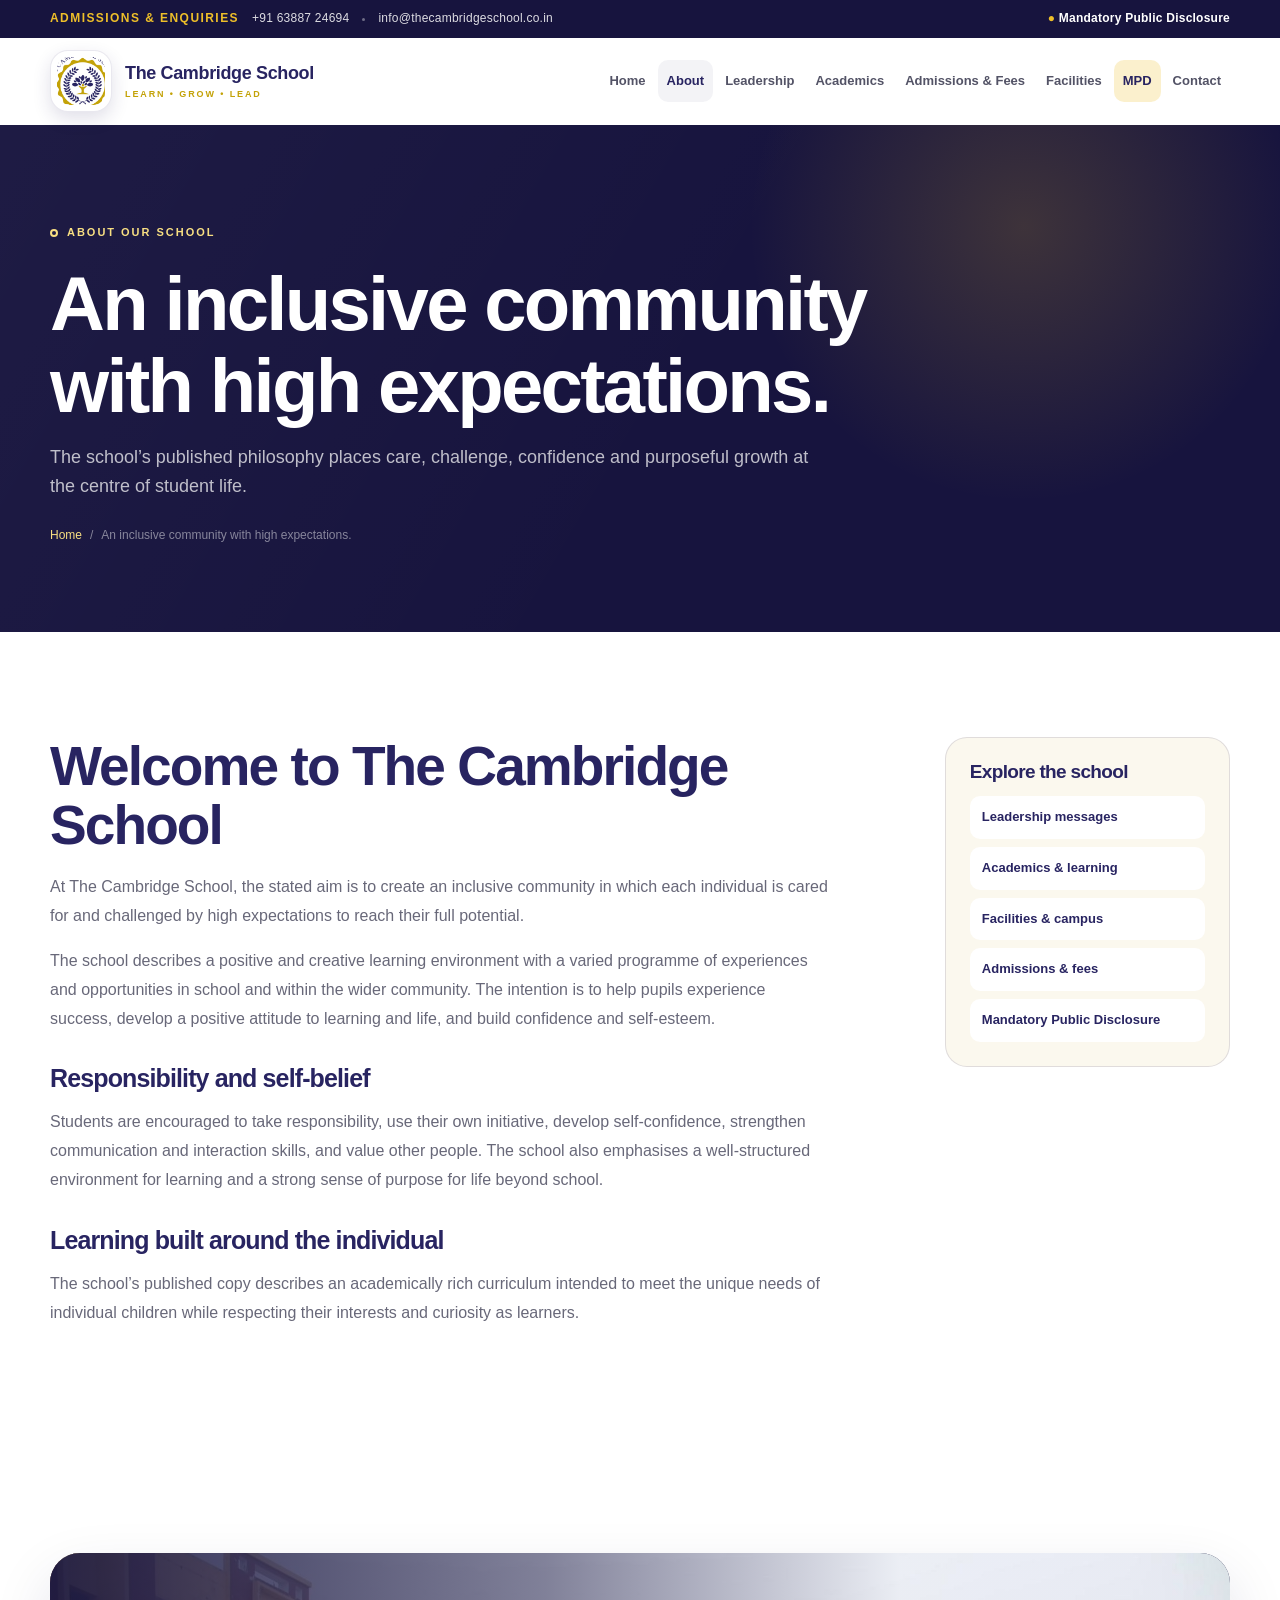
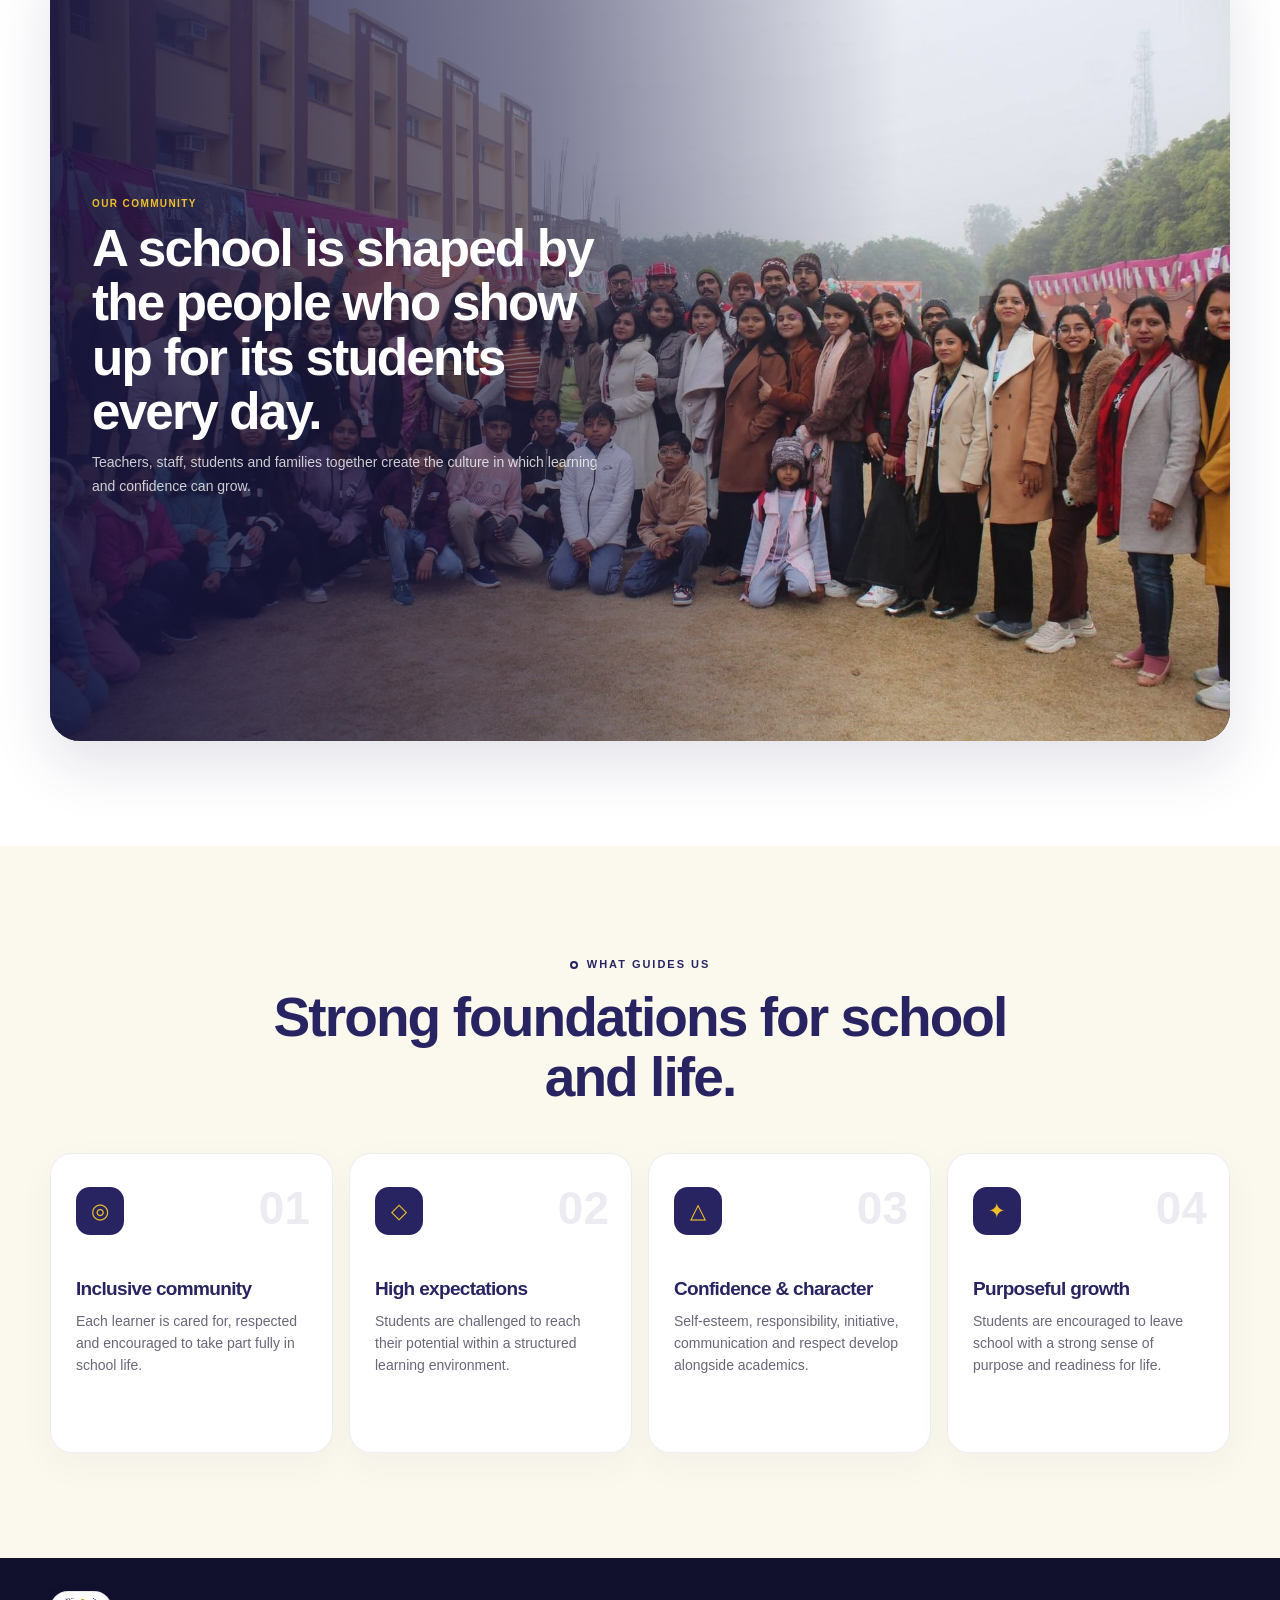
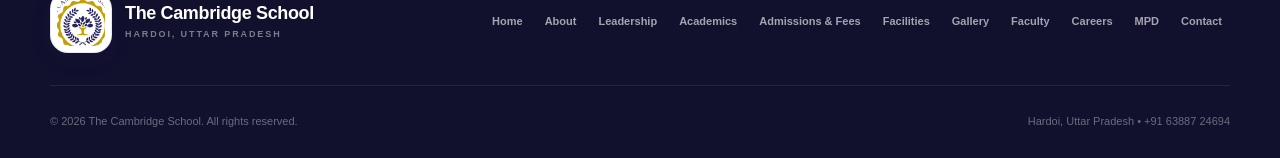
<file: about.html>
<!doctype html>
<html lang="en">
<head>
  <meta charset="utf-8">
  <meta name="viewport" content="width=device-width, initial-scale=1">
  <meta name="theme-color" content="#282461">
  <meta name="description" content="About The Cambridge School, Hardoi: philosophy, values and approach to learning.">
  <title>About | The Cambridge School, Hardoi</title>
  <link rel="icon" href="images/crest.png">
  <link rel="stylesheet" href="css/style.css">
</head>
<body>
<a class="skip-link" href="#main">Skip to content</a>
<div class="utility-bar"><div class="container utility-inner">
  <div class="utility-left"><span class="utility-label">Admissions & Enquiries</span><a href="tel:+916388724694">+91 63887 24694</a><span class="utility-separator"></span><a href="mailto:info@thecambridgeschool.co.in">info@thecambridgeschool.co.in</a></div>
  <div class="utility-right"><a class="utility-mpd" href="mpd.html"><span>●</span> Mandatory Public Disclosure</a></div>
</div></div>
<header class="site-header" id="site-header"><div class="container nav-wrap">
  <a class="brand" href="index.html" aria-label="The Cambridge School home"><span class="brand-mark"><img src="images/crest.png" alt="The Cambridge School crest"></span><span class="brand-copy"><strong>The Cambridge School</strong><small>Learn • Grow • Lead</small></span></a>
  <button class="menu-toggle" type="button" aria-expanded="false" aria-controls="site-nav" aria-label="Open navigation"><span></span><span></span><span></span></button>
  <nav class="site-nav" id="site-nav" aria-label="Main navigation"><a href="index.html" data-page="index.html" class="">Home</a><a href="about.html" data-page="about.html" class="">About</a><a href="leadership.html" data-page="leadership.html" class="">Leadership</a><a href="academics.html" data-page="academics.html" class="">Academics</a><a href="admissions.html" data-page="admissions.html" class="">Admissions & Fees</a><a href="facilities.html" data-page="facilities.html" class="">Facilities</a><a href="mpd.html" data-page="mpd.html" class="nav-important">MPD</a><a href="contact.html" data-page="contact.html" class="">Contact</a></nav>
</div></header>
<section class="page-hero"><div class="container"><span class="eyebrow eyebrow-light"><span class="eyebrow-dot"></span>About our school</span><h1>An inclusive community with high expectations.</h1><p>The school’s published philosophy places care, challenge, confidence and purposeful growth at the centre of student life.</p><div class="breadcrumb"><a href="index.html">Home</a><span>/</span><span>An inclusive community with high expectations.</span></div></div></section><main id="main"><section class="section"><div class="container content-grid"><article class="prose reveal"><h2>Welcome to The Cambridge School</h2><p>At The Cambridge School, the stated aim is to create an inclusive community in which each individual is cared for and challenged by high expectations to reach their full potential.</p><p>The school describes a positive and creative learning environment with a varied programme of experiences and opportunities in school and within the wider community. The intention is to help pupils experience success, develop a positive attitude to learning and life, and build confidence and self-esteem.</p><h3>Responsibility and self-belief</h3><p>Students are encouraged to take responsibility, use their own initiative, develop self-confidence, strengthen communication and interaction skills, and value other people. The school also emphasises a well-structured environment for learning and a strong sense of purpose for life beyond school.</p><h3>Learning built around the individual</h3><p>The school’s published copy describes an academically rich curriculum intended to meet the unique needs of individual children while respecting their interests and curiosity as learners.</p></article><aside class="side-card reveal"><h3>Explore the school</h3><div class="side-links"><a href="leadership.html">Leadership messages</a><a href="academics.html">Academics & learning</a><a href="facilities.html">Facilities & campus</a><a href="admissions.html">Admissions & fees</a><a href="mpd.html">Mandatory Public Disclosure</a></div></aside></div></section><section class="section about-photo-section"><div class="container photo-banner reveal"><img src="images/staff-community.jpg" alt="The Cambridge School community"><div class="photo-banner-caption"><span>Our community</span><h2>A school is shaped by the people who show up for its students every day.</h2><p>Teachers, staff, students and families together create the culture in which learning and confidence can grow.</p></div></div></section>
<section class="section section-soft"><div class="container"><div class="section-heading centered reveal"><span class="eyebrow"><span class="eyebrow-dot"></span>What guides us</span><h2>Strong foundations for school and life.</h2></div><div class="principle-grid"><article class="principle-card reveal"><span class="principle-number">01</span><div class="principle-icon">◎</div><h3>Inclusive community</h3><p>Each learner is cared for, respected and encouraged to take part fully in school life.</p></article><article class="principle-card reveal"><span class="principle-number">02</span><div class="principle-icon">◇</div><h3>High expectations</h3><p>Students are challenged to reach their potential within a structured learning environment.</p></article><article class="principle-card reveal"><span class="principle-number">03</span><div class="principle-icon">△</div><h3>Confidence & character</h3><p>Self-esteem, responsibility, initiative, communication and respect develop alongside academics.</p></article><article class="principle-card reveal"><span class="principle-number">04</span><div class="principle-icon">✦</div><h3>Purposeful growth</h3><p>Students are encouraged to leave school with a strong sense of purpose and readiness for life.</p></article></div></div></section></main><footer class="site-footer"><div class="container footer-top">
  <a class="brand footer-brand" href="index.html"><span class="brand-mark"><img src="images/crest.png" alt=""></span><span class="brand-copy"><strong>The Cambridge School</strong><small>Hardoi, Uttar Pradesh</small></span></a>
  <div class="footer-links"><a href="index.html">Home</a><a href="about.html">About</a><a href="leadership.html">Leadership</a><a href="academics.html">Academics</a><a href="admissions.html">Admissions & Fees</a><a href="facilities.html">Facilities</a><a href="gallery.html">Gallery</a><a href="faculty.html">Faculty</a><a href="careers.html">Careers</a><a href="mpd.html">MPD</a><a href="contact.html">Contact</a></div>
</div><div class="container footer-bottom"><p>© <span id="year"></span> The Cambridge School. All rights reserved.</p><p>Hardoi, Uttar Pradesh • +91 63887 24694</p></div></footer>
<button class="back-to-top" type="button" aria-label="Back to top" title="Back to top">↑</button>
<script src="js/main.js"></script>
</body></html>
</file>
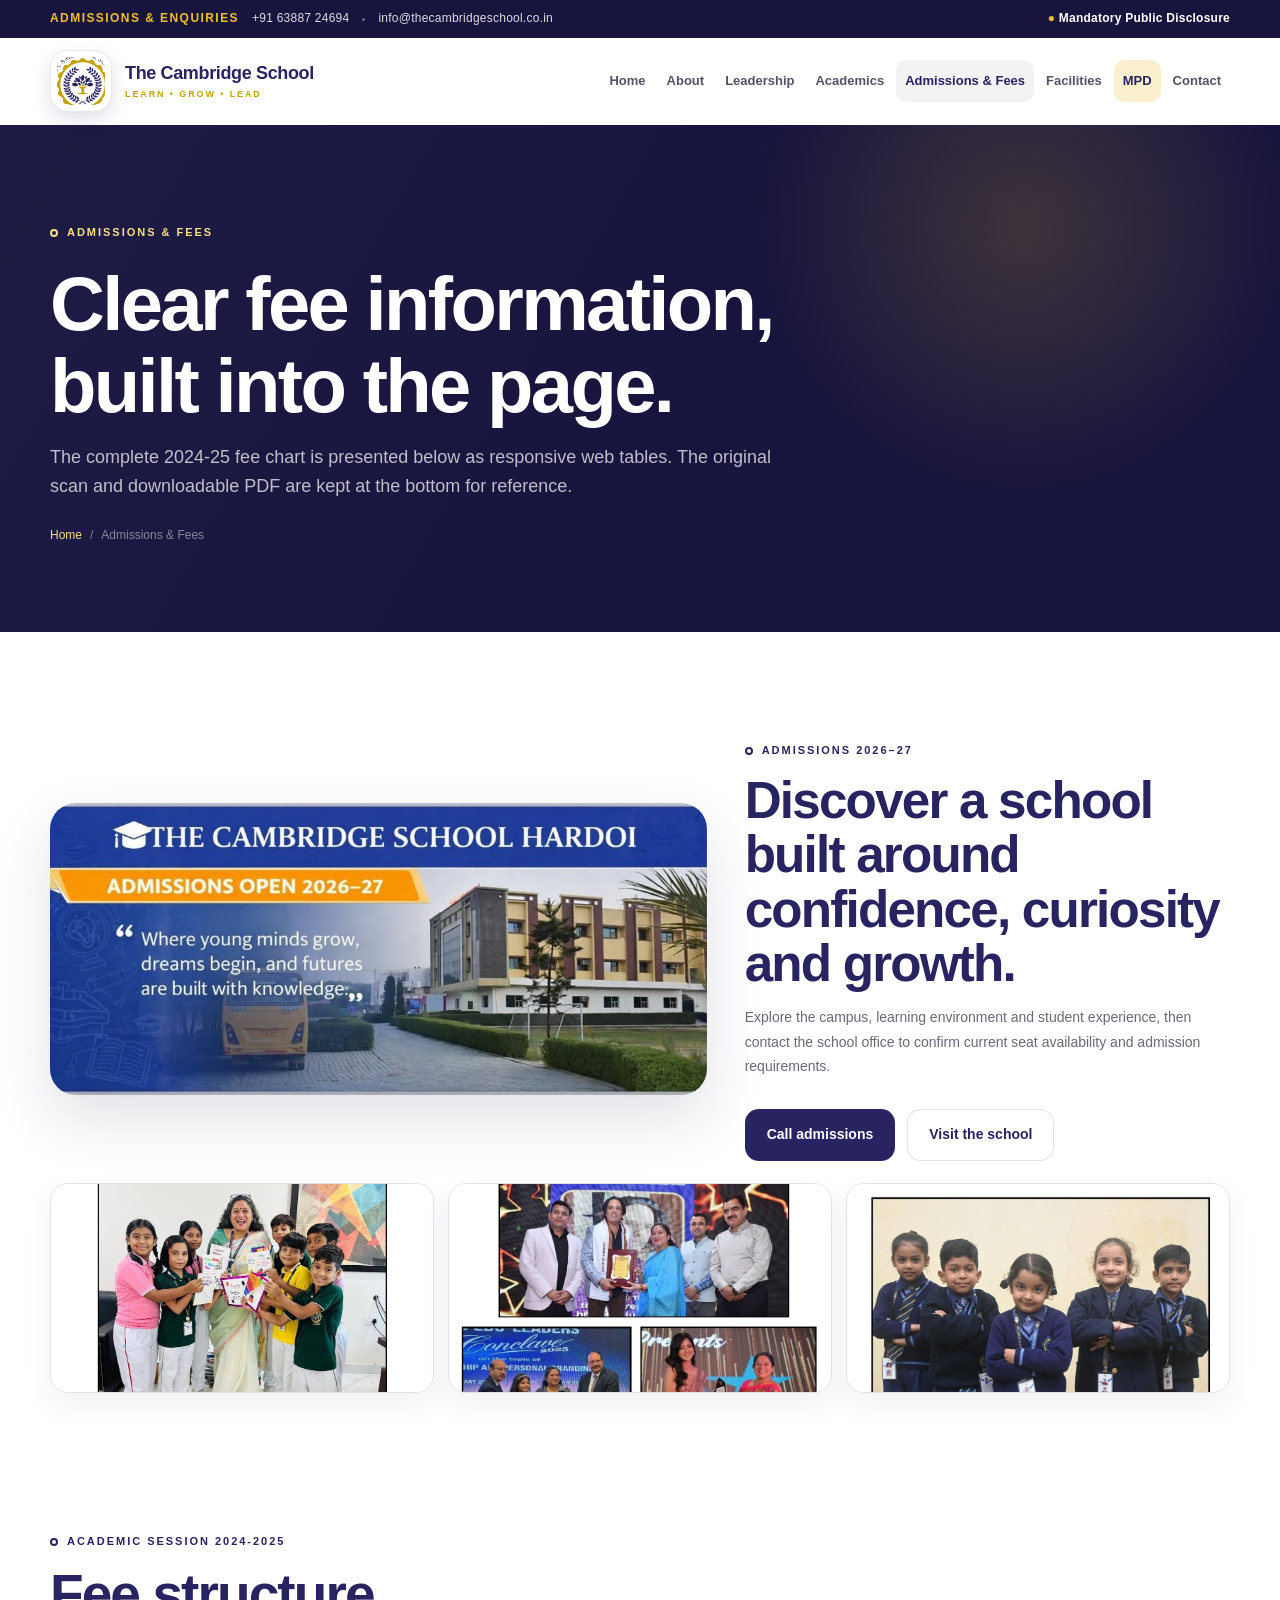
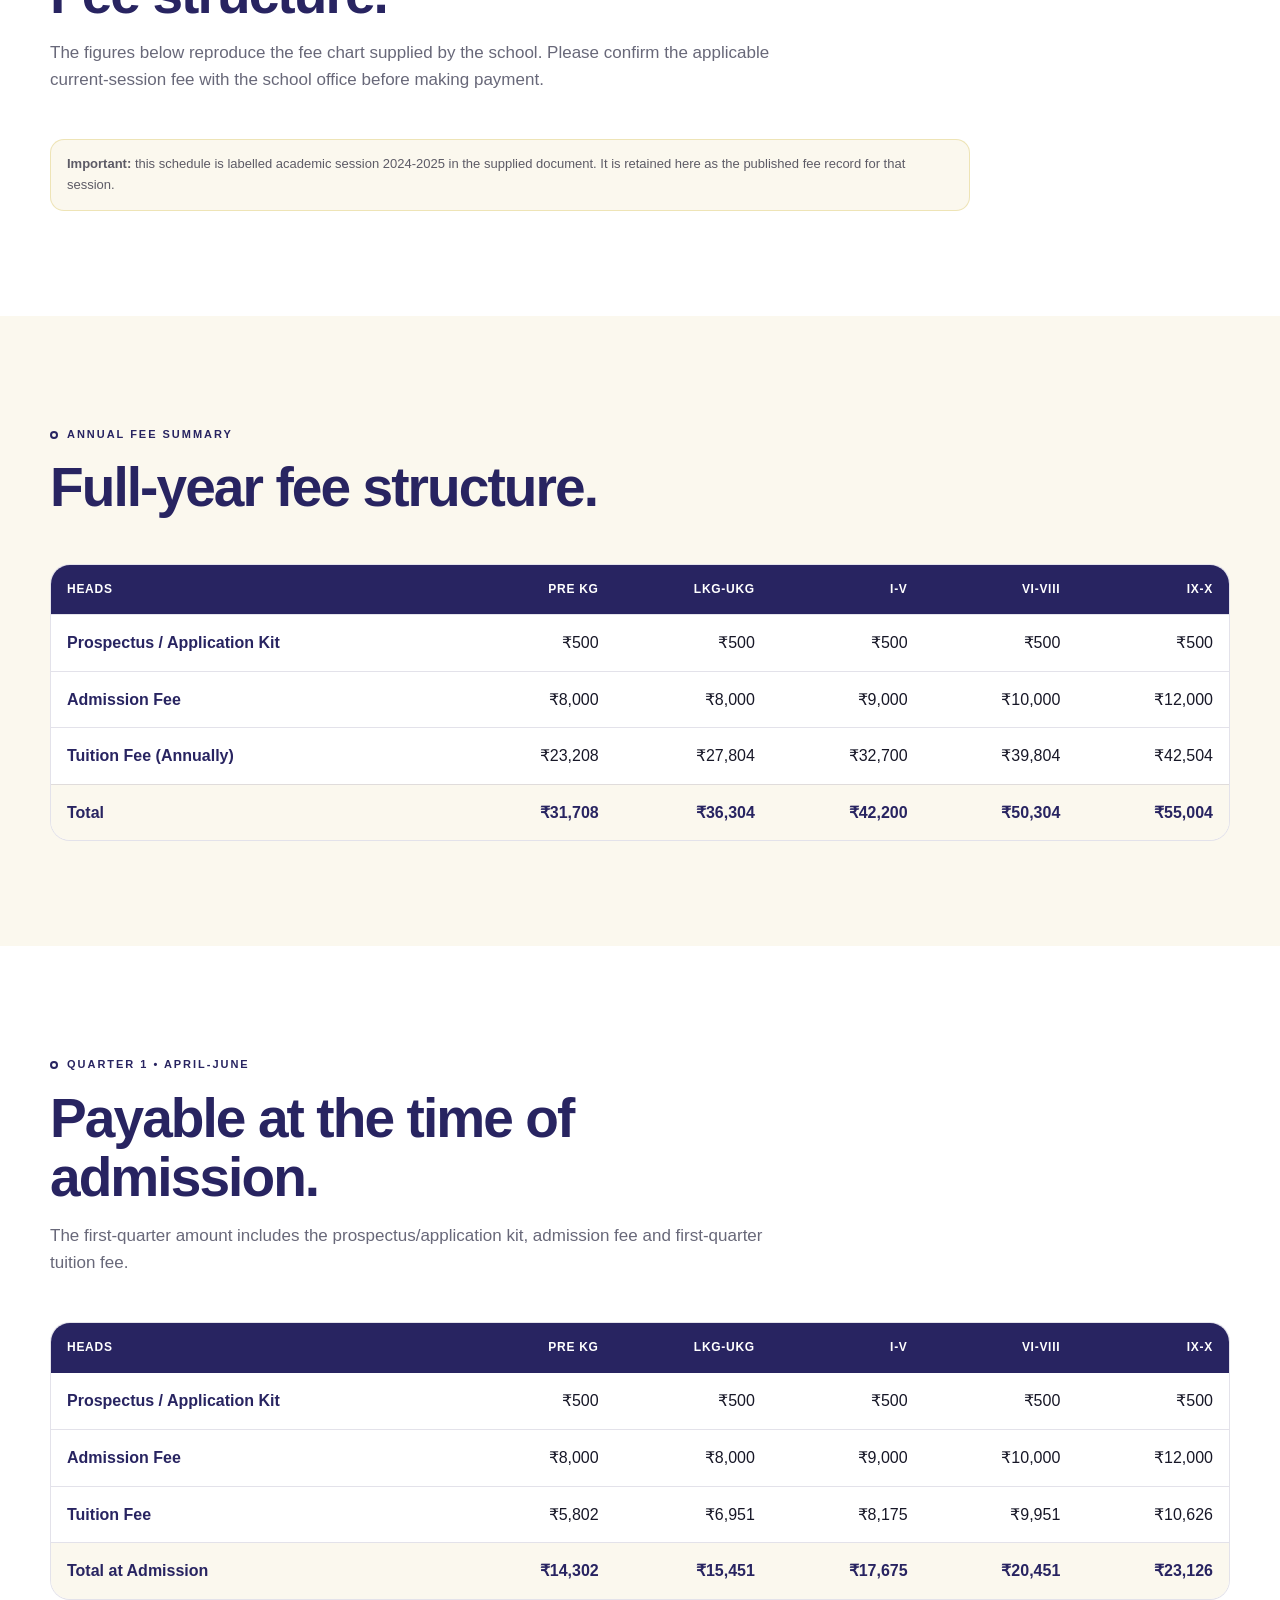
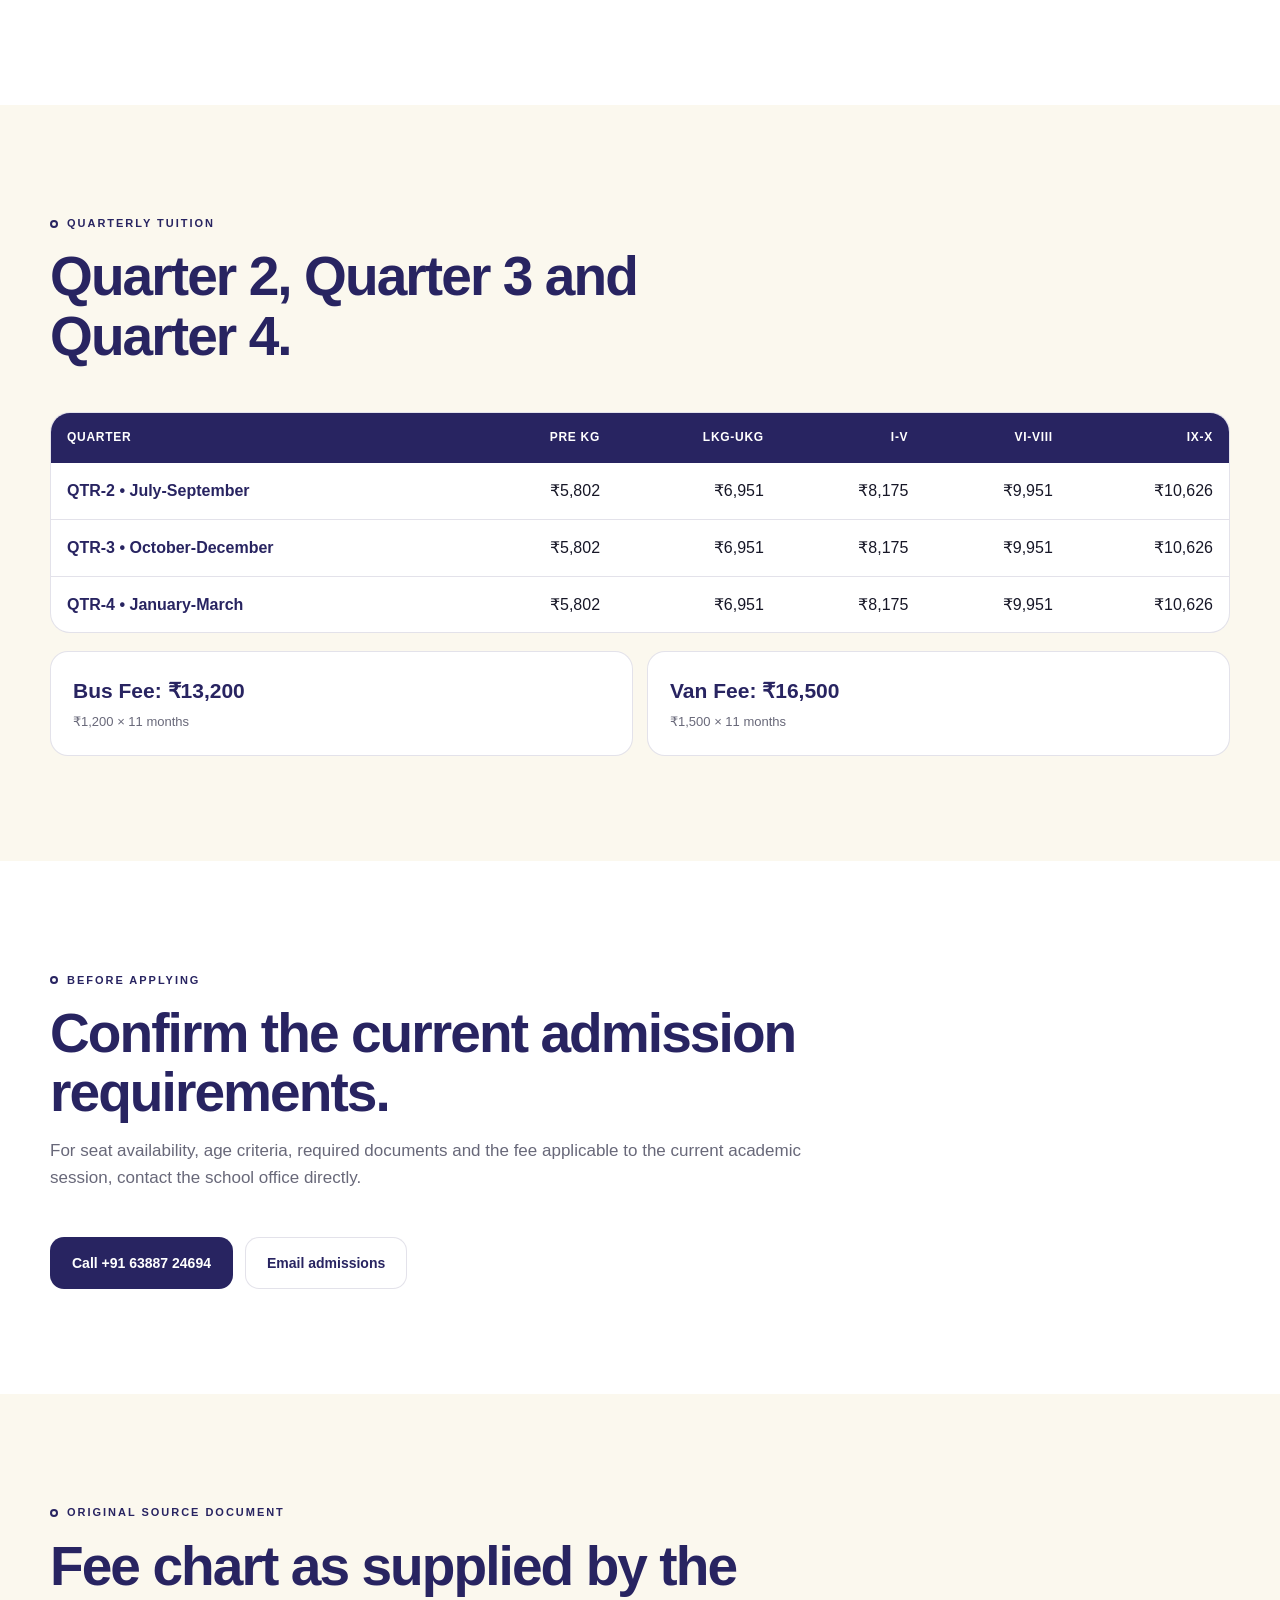
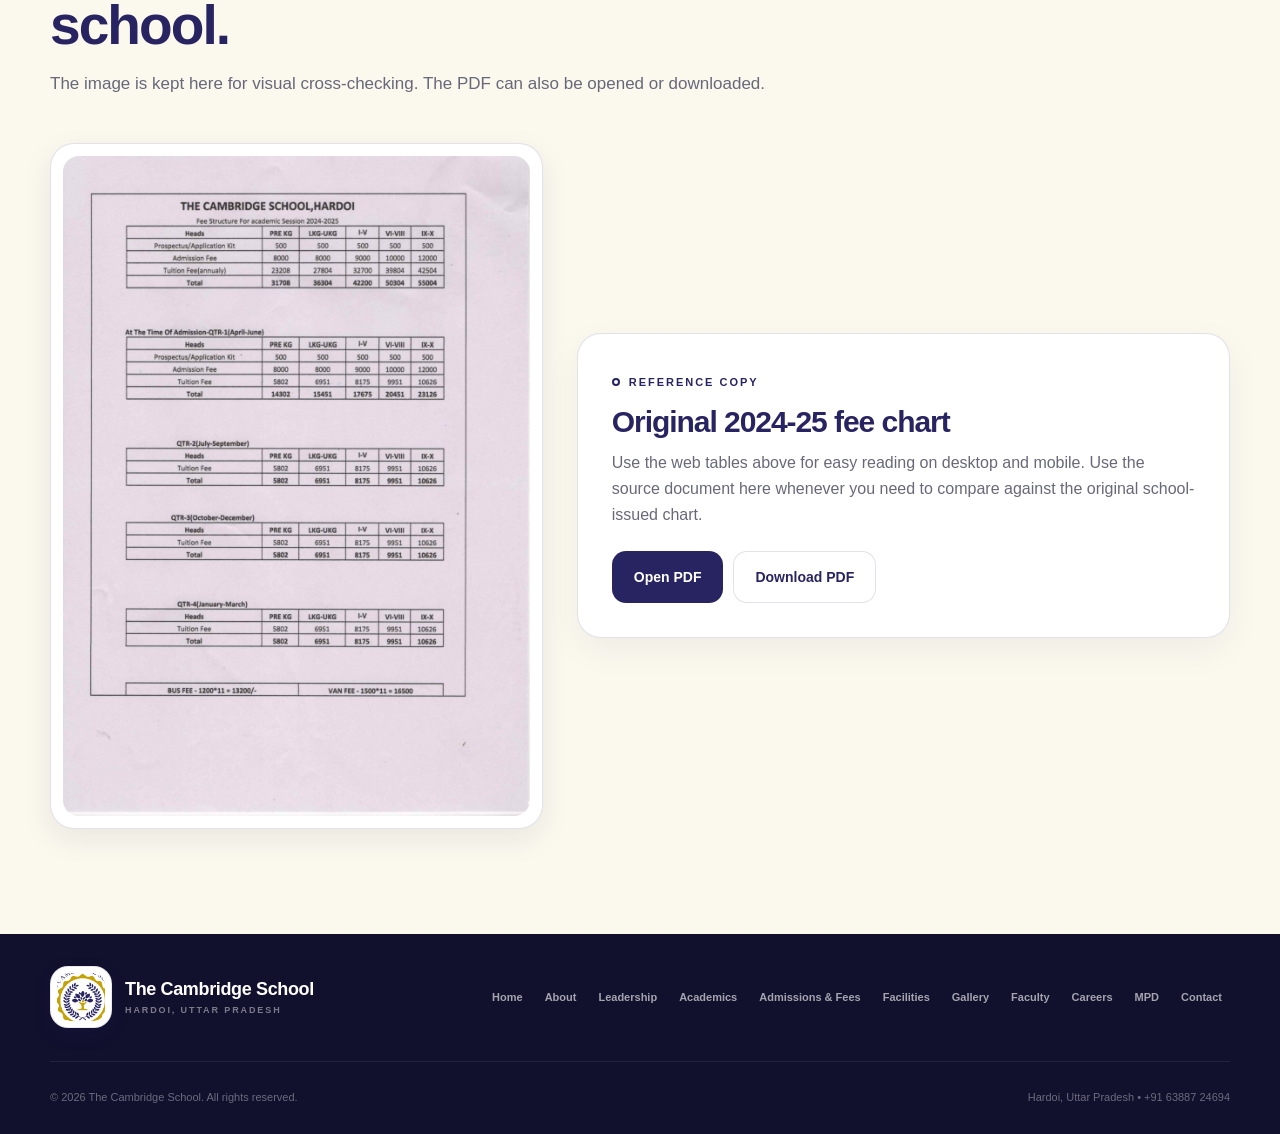
<file: admissions.html>
<!doctype html>
<html lang="en">
<head>
  <meta charset="utf-8">
  <meta name="viewport" content="width=device-width, initial-scale=1">
  <meta name="theme-color" content="#282461">
  <meta name="description" content="Admissions and fee information for The Cambridge School, Hardoi, including a complete web version of the supplied 2024-25 fee structure.">
  <title>Admissions & Fees | The Cambridge School, Hardoi</title>
  <link rel="icon" href="images/crest.png">
  <link rel="stylesheet" href="css/style.css">
</head>
<body>
<a class="skip-link" href="#main">Skip to content</a>
<div class="utility-bar"><div class="container utility-inner">
  <div class="utility-left"><span class="utility-label">Admissions & Enquiries</span><a href="tel:+916388724694">+91 63887 24694</a><span class="utility-separator"></span><a href="mailto:info@thecambridgeschool.co.in">info@thecambridgeschool.co.in</a></div>
  <div class="utility-right"><a class="utility-mpd" href="mpd.html"><span>●</span> Mandatory Public Disclosure</a></div>
</div></div>
<header class="site-header" id="site-header"><div class="container nav-wrap">
  <a class="brand" href="index.html" aria-label="The Cambridge School home"><span class="brand-mark"><img src="images/crest.png" alt="The Cambridge School crest"></span><span class="brand-copy"><strong>The Cambridge School</strong><small>Learn • Grow • Lead</small></span></a>
  <button class="menu-toggle" type="button" aria-expanded="false" aria-controls="site-nav" aria-label="Open navigation"><span></span><span></span><span></span></button>
  <nav class="site-nav" id="site-nav" aria-label="Main navigation"><a href="index.html" data-page="index.html">Home</a><a href="about.html" data-page="about.html">About</a><a href="leadership.html" data-page="leadership.html">Leadership</a><a href="academics.html" data-page="academics.html">Academics</a><a href="admissions.html" data-page="admissions.html">Admissions & Fees</a><a href="facilities.html" data-page="facilities.html">Facilities</a><a href="mpd.html" data-page="mpd.html" class="nav-important">MPD</a><a href="contact.html" data-page="contact.html">Contact</a></nav>
</div></header>
<section class="page-hero"><div class="container"><span class="eyebrow eyebrow-light"><span class="eyebrow-dot"></span>Admissions & fees</span><h1>Clear fee information, built into the page.</h1><p>The complete 2024-25 fee chart is presented below as responsive web tables. The original scan and downloadable PDF are kept at the bottom for reference.</p><div class="breadcrumb"><a href="index.html">Home</a><span>/</span><span>Admissions & Fees</span></div></div></section>
<main id="main">
<section class="section admissions-visual-section"><div class="container">
  <div class="admissions-visual-grid reveal">
    <div class="admissions-visual-main"><img src="images/admissions-2026-27.jpg" alt="Admissions open 2026-27 at The Cambridge School, Hardoi"></div>
    <div class="admissions-visual-copy"><span class="eyebrow"><span class="eyebrow-dot"></span>Admissions 2026–27</span><h2>Discover a school built around confidence, curiosity and growth.</h2><p>Explore the campus, learning environment and student experience, then contact the school office to confirm current seat availability and admission requirements.</p><div class="contact-actions"><a class="button button-navy" href="tel:+916388724694">Call admissions</a><a class="button button-outline" href="contact.html#school-location">Visit the school</a></div></div>
  </div>
  <div class="admissions-photo-strip reveal"><img src="images/endless-smiles.jpg" alt="Young students with their teacher"><img src="images/award-winning-school.jpg" alt="School award recognition"><img src="images/student-confidence.jpg" alt="Students of The Cambridge School"></div>
</div></section>
<section class="section"><div class="container">
  <div class="section-heading reveal"><span class="eyebrow"><span class="eyebrow-dot"></span>Academic session 2024-2025</span><h2>Fee structure.</h2><p>The figures below reproduce the fee chart supplied by the school. Please confirm the applicable current-session fee with the school office before making payment.</p></div>
  <div class="fee-note fee-note-light reveal"><strong>Important:</strong> this schedule is labelled academic session 2024-2025 in the supplied document. It is retained here as the published fee record for that session.</div>
</div></section>

<section class="section section-soft"><div class="container">
  <div class="section-heading reveal"><span class="eyebrow"><span class="eyebrow-dot"></span>Annual fee summary</span><h2>Full-year fee structure.</h2></div>
  <div class="table-wrap reveal"><table class="data-table"><thead><tr><th>Heads</th><th>Pre KG</th><th>LKG-UKG</th><th>I-V</th><th>VI-VIII</th><th>IX-X</th></tr></thead><tbody>
    <tr><th>Prospectus / Application Kit</th><td>₹500</td><td>₹500</td><td>₹500</td><td>₹500</td><td>₹500</td></tr>
    <tr><th>Admission Fee</th><td>₹8,000</td><td>₹8,000</td><td>₹9,000</td><td>₹10,000</td><td>₹12,000</td></tr>
    <tr><th>Tuition Fee (Annually)</th><td>₹23,208</td><td>₹27,804</td><td>₹32,700</td><td>₹39,804</td><td>₹42,504</td></tr>
    <tr class="total-row"><th>Total</th><td>₹31,708</td><td>₹36,304</td><td>₹42,200</td><td>₹50,304</td><td>₹55,004</td></tr>
  </tbody></table></div>
</div></section>

<section class="section"><div class="container">
  <div class="section-heading reveal"><span class="eyebrow"><span class="eyebrow-dot"></span>Quarter 1 • April-June</span><h2>Payable at the time of admission.</h2><p>The first-quarter amount includes the prospectus/application kit, admission fee and first-quarter tuition fee.</p></div>
  <div class="table-wrap reveal"><table class="data-table"><thead><tr><th>Heads</th><th>Pre KG</th><th>LKG-UKG</th><th>I-V</th><th>VI-VIII</th><th>IX-X</th></tr></thead><tbody>
    <tr><th>Prospectus / Application Kit</th><td>₹500</td><td>₹500</td><td>₹500</td><td>₹500</td><td>₹500</td></tr>
    <tr><th>Admission Fee</th><td>₹8,000</td><td>₹8,000</td><td>₹9,000</td><td>₹10,000</td><td>₹12,000</td></tr>
    <tr><th>Tuition Fee</th><td>₹5,802</td><td>₹6,951</td><td>₹8,175</td><td>₹9,951</td><td>₹10,626</td></tr>
    <tr class="total-row"><th>Total at Admission</th><td>₹14,302</td><td>₹15,451</td><td>₹17,675</td><td>₹20,451</td><td>₹23,126</td></tr>
  </tbody></table></div>
</div></section>

<section class="section section-soft"><div class="container">
  <div class="section-heading reveal"><span class="eyebrow"><span class="eyebrow-dot"></span>Quarterly tuition</span><h2>Quarter 2, Quarter 3 and Quarter 4.</h2></div>
  <div class="table-wrap reveal"><table class="data-table"><thead><tr><th>Quarter</th><th>Pre KG</th><th>LKG-UKG</th><th>I-V</th><th>VI-VIII</th><th>IX-X</th></tr></thead><tbody>
    <tr><th>QTR-2 • July-September</th><td>₹5,802</td><td>₹6,951</td><td>₹8,175</td><td>₹9,951</td><td>₹10,626</td></tr>
    <tr><th>QTR-3 • October-December</th><td>₹5,802</td><td>₹6,951</td><td>₹8,175</td><td>₹9,951</td><td>₹10,626</td></tr>
    <tr><th>QTR-4 • January-March</th><td>₹5,802</td><td>₹6,951</td><td>₹8,175</td><td>₹9,951</td><td>₹10,626</td></tr>
  </tbody></table></div>
  <div class="transport-grid reveal"><div class="transport-card"><strong>Bus Fee: ₹13,200</strong><span>₹1,200 × 11 months</span></div><div class="transport-card"><strong>Van Fee: ₹16,500</strong><span>₹1,500 × 11 months</span></div></div>
</div></section>

<section class="section"><div class="container">
  <div class="section-heading reveal"><span class="eyebrow"><span class="eyebrow-dot"></span>Before applying</span><h2>Confirm the current admission requirements.</h2><p>For seat availability, age criteria, required documents and the fee applicable to the current academic session, contact the school office directly.</p></div>
  <div class="contact-actions reveal"><a class="button button-navy" href="tel:+916388724694">Call +91 63887 24694</a><a class="button button-outline" href="mailto:info@thecambridgeschool.co.in">Email admissions</a></div>
</div></section>

<section class="section section-soft"><div class="container">
  <div class="section-heading reveal"><span class="eyebrow"><span class="eyebrow-dot"></span>Original source document</span><h2>Fee chart as supplied by the school.</h2><p>The image is kept here for visual cross-checking. The PDF can also be opened or downloaded.</p></div>
  <div class="fee-source-grid">
    <button class="fee-source-image reveal" type="button" data-poster-open aria-label="Open original fee chart in full view"><img src="images/fee-structure-2024-25.png" alt="Original fee structure chart for The Cambridge School, academic session 2024-2025"></button>
    <div class="fee-source-card reveal"><span class="eyebrow"><span class="eyebrow-dot"></span>Reference copy</span><h3>Original 2024-25 fee chart</h3><p>Use the web tables above for easy reading on desktop and mobile. Use the source document here whenever you need to compare against the original school-issued chart.</p><div class="fee-reference-actions"><a class="button button-navy" href="documents/fee-structure-2024-25.pdf" target="_blank" rel="noopener">Open PDF</a><a class="button button-outline" href="documents/fee-structure-2024-25.pdf" download>Download PDF</a></div></div>
  </div>
</div></section>
</main>
<dialog class="poster-modal" id="poster-modal"><button class="modal-close" type="button" data-poster-close aria-label="Close fee chart">×</button><img src="images/fee-structure-2024-25.png" alt="Fee chart in full view"></dialog>
<footer class="site-footer"><div class="container footer-top">
  <a class="brand footer-brand" href="index.html"><span class="brand-mark"><img src="images/crest.png" alt=""></span><span class="brand-copy"><strong>The Cambridge School</strong><small>Hardoi, Uttar Pradesh</small></span></a>
  <div class="footer-links"><a href="index.html">Home</a><a href="about.html">About</a><a href="leadership.html">Leadership</a><a href="academics.html">Academics</a><a href="admissions.html">Admissions & Fees</a><a href="facilities.html">Facilities</a><a href="gallery.html">Gallery</a><a href="faculty.html">Faculty</a><a href="careers.html">Careers</a><a href="mpd.html">MPD</a><a href="contact.html">Contact</a></div>
</div><div class="container footer-bottom"><p>© <span id="year"></span> The Cambridge School. All rights reserved.</p><p>Hardoi, Uttar Pradesh • +91 63887 24694</p></div></footer>
<button class="back-to-top" type="button" aria-label="Back to top" title="Back to top">↑</button>
<script src="js/main.js"></script>
</body></html>
</file>
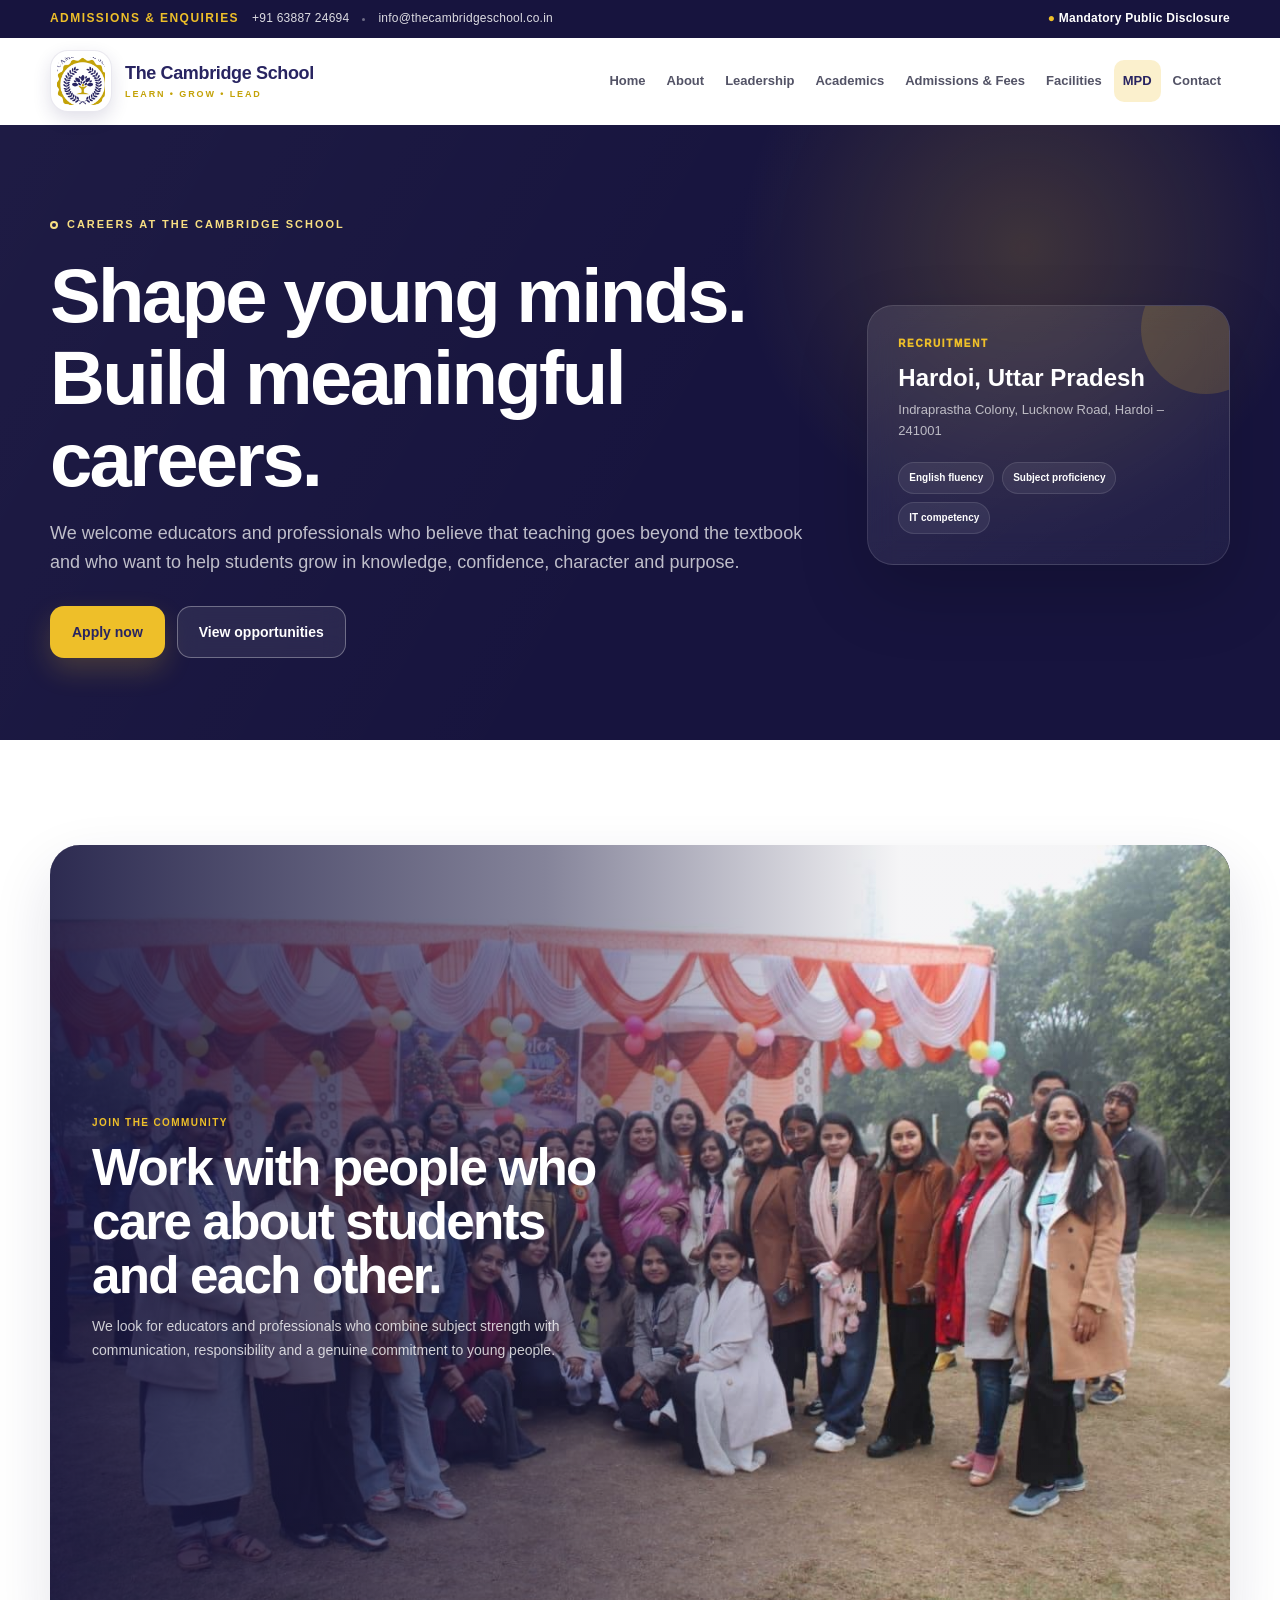
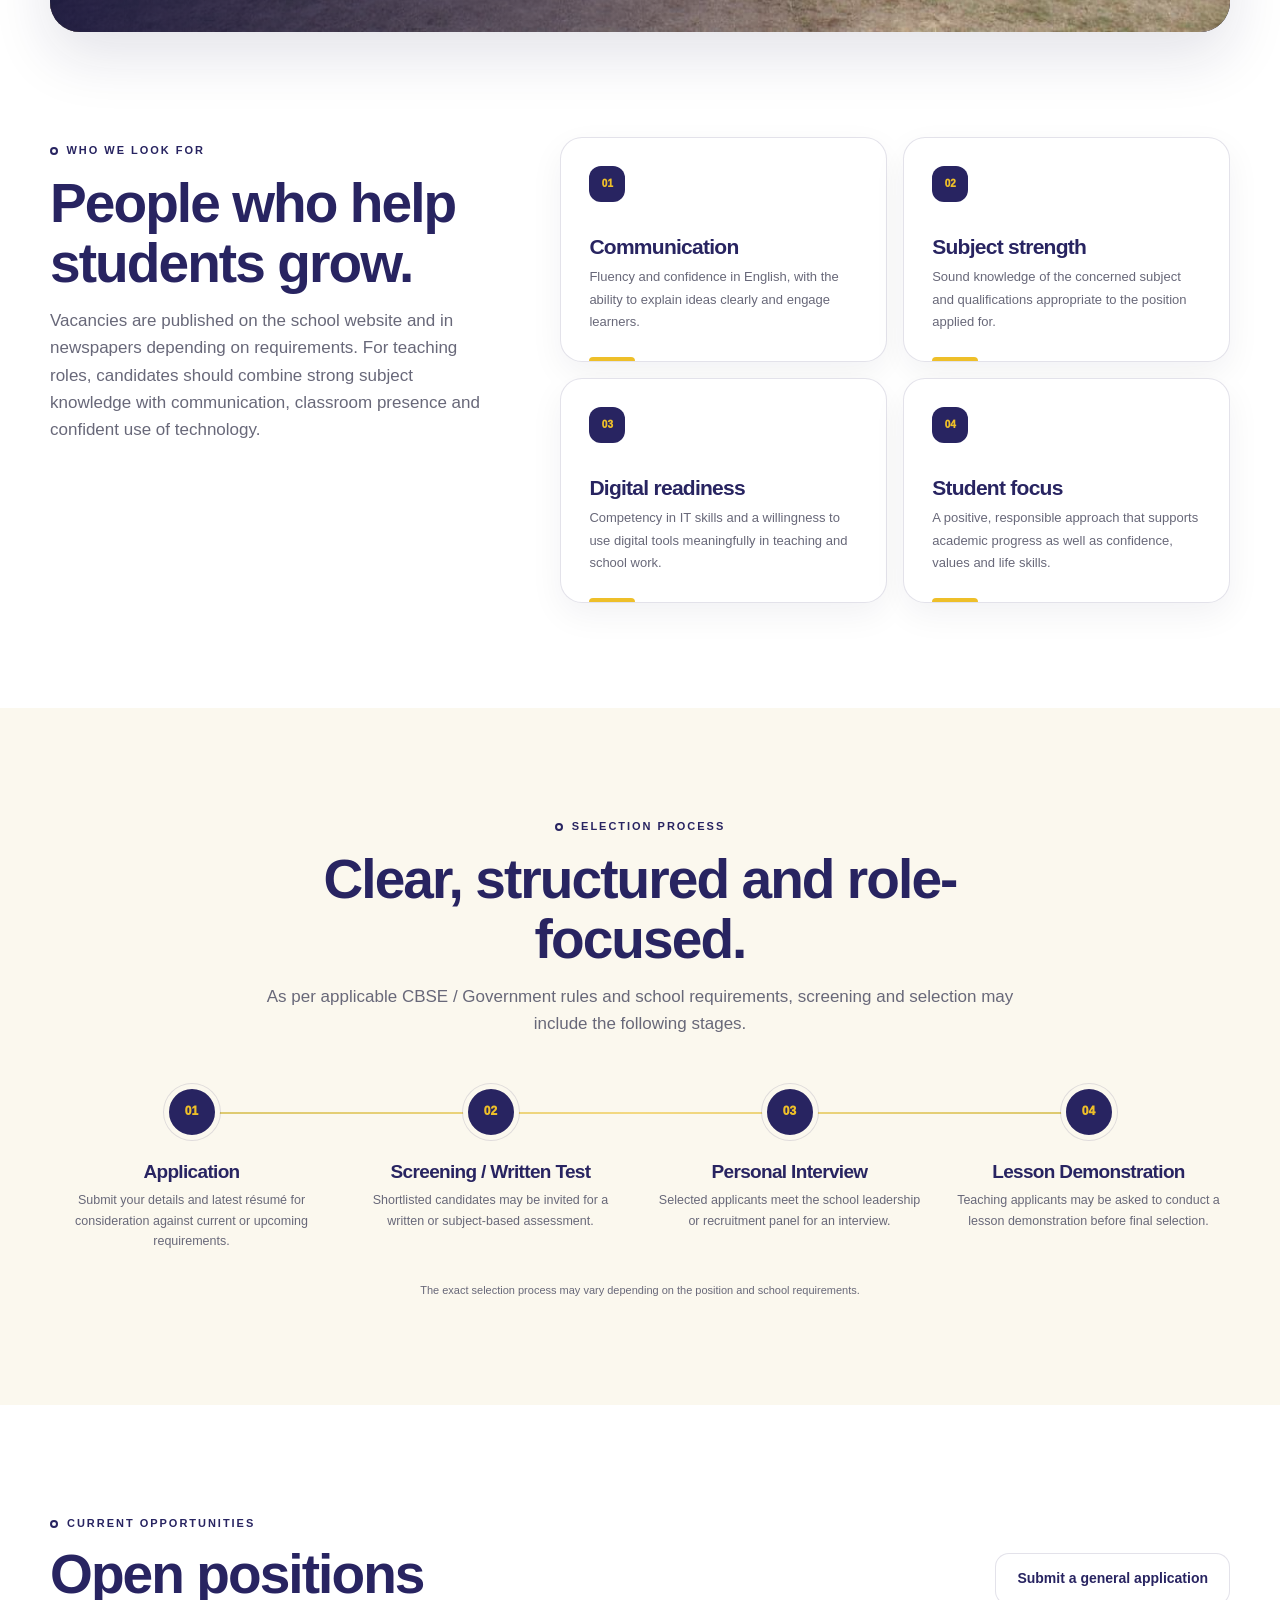
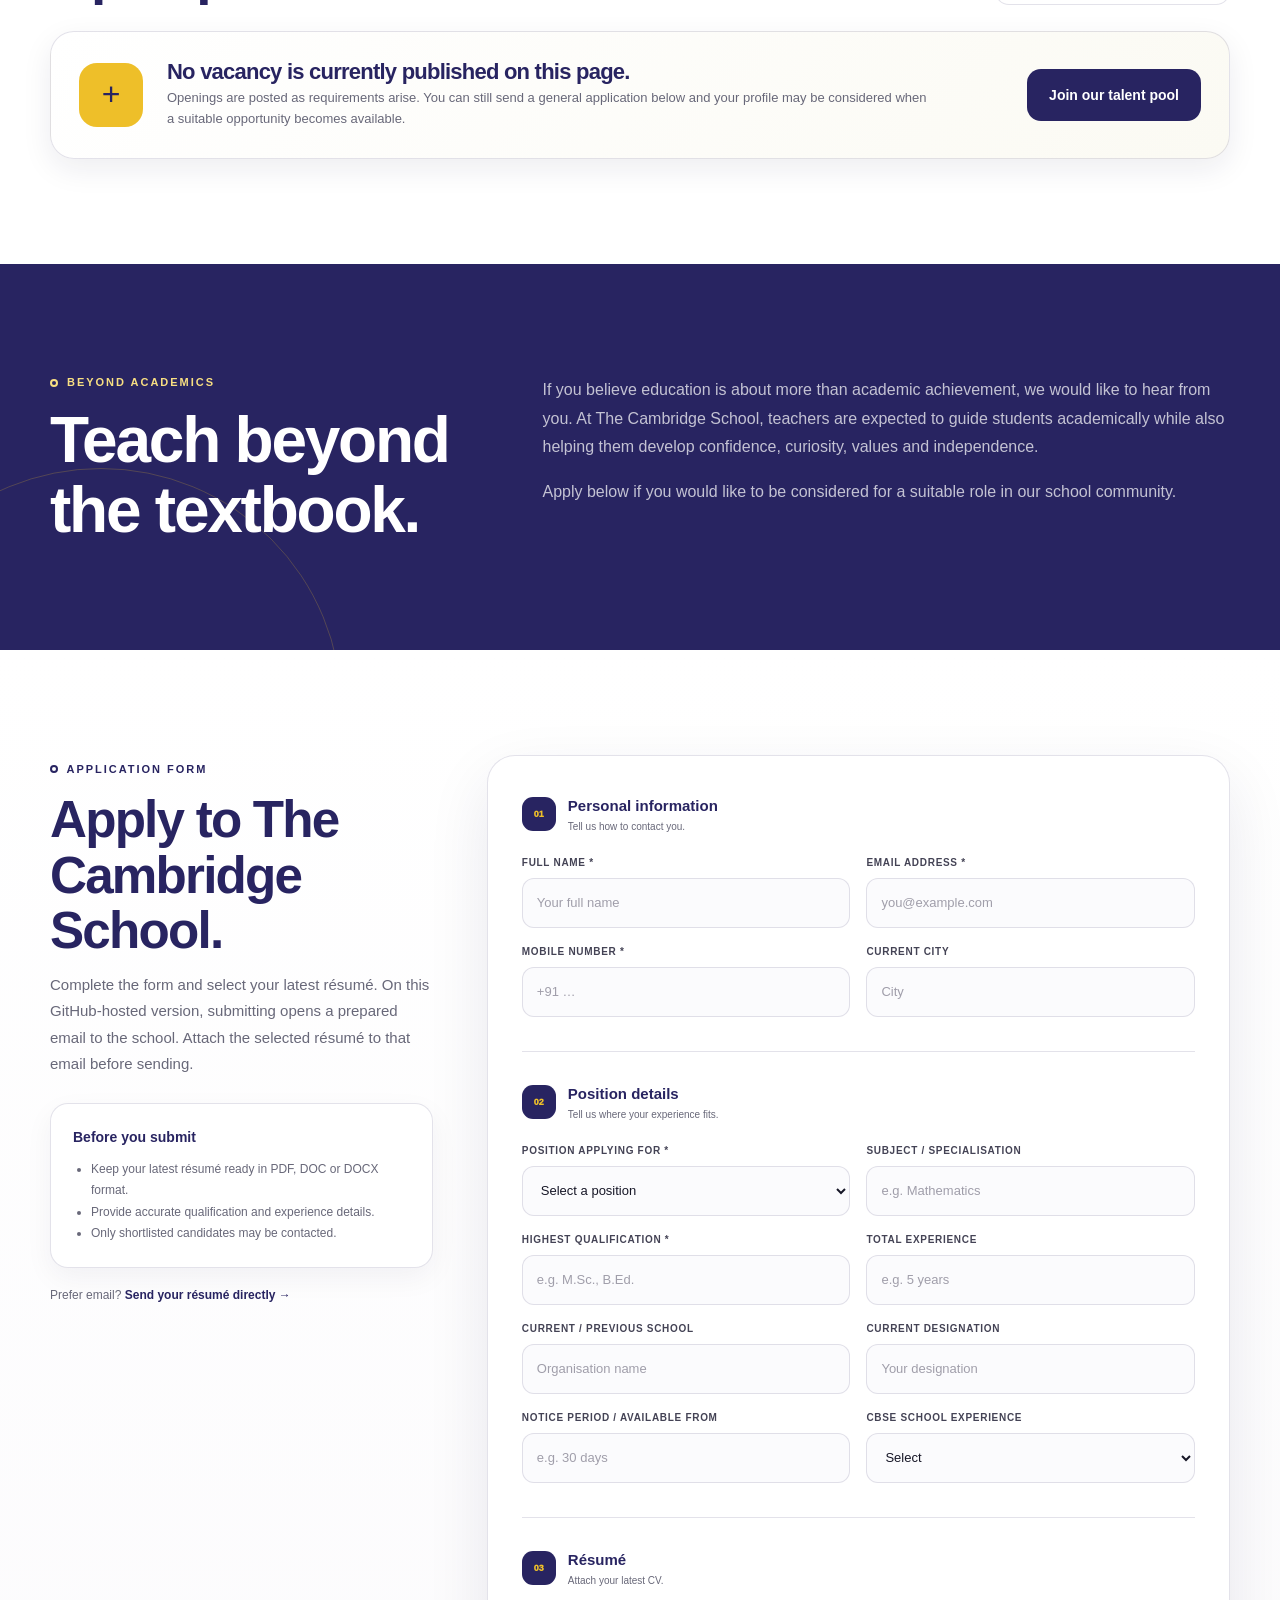
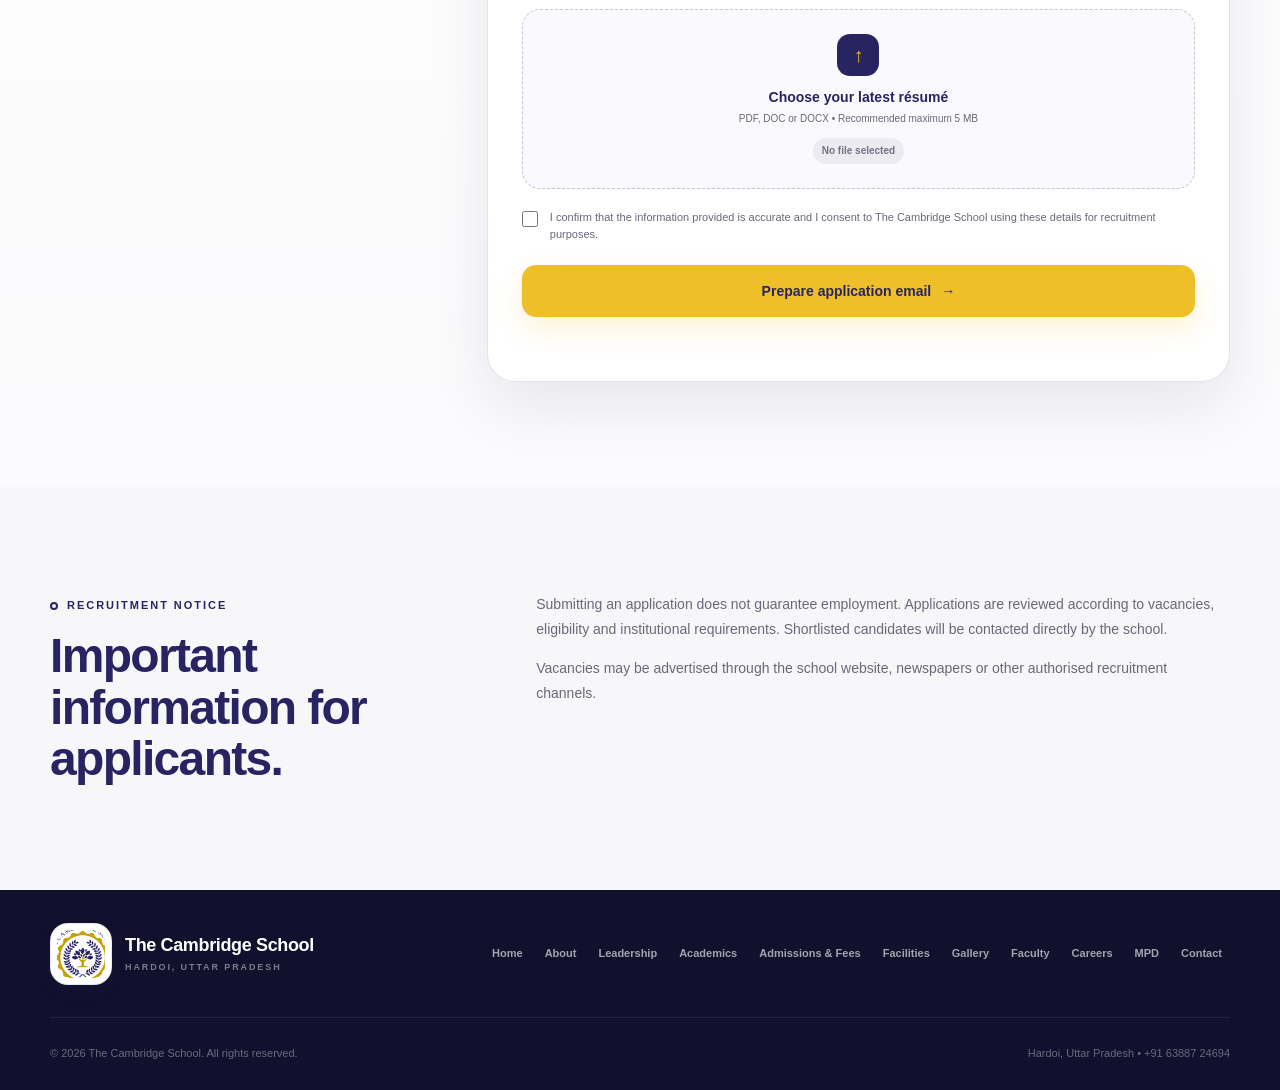
<file: careers.html>
<!doctype html>
<html lang="en">
<head>
  <meta charset="utf-8">
  <meta name="viewport" content="width=device-width, initial-scale=1">
  <meta name="theme-color" content="#282461">
  <meta name="description" content="Careers and recruitment at The Cambridge School, Hardoi. Explore the selection process and submit your application.">
  <title>Careers & Recruitment | The Cambridge School, Hardoi</title>
  <link rel="icon" href="images/crest.png">
  <link rel="stylesheet" href="css/style.css">
</head>
<body>
<a class="skip-link" href="#main">Skip to content</a>
<div class="utility-bar"><div class="container utility-inner">
  <div class="utility-left"><span class="utility-label">Admissions & Enquiries</span><a href="tel:+916388724694">+91 63887 24694</a><span class="utility-separator"></span><a href="mailto:info@thecambridgeschool.co.in">info@thecambridgeschool.co.in</a></div>
  <div class="utility-right"><a class="utility-mpd" href="mpd.html"><span>●</span> Mandatory Public Disclosure</a></div>
</div></div>
<header class="site-header" id="site-header"><div class="container nav-wrap">
  <a class="brand" href="index.html" aria-label="The Cambridge School home"><span class="brand-mark"><img src="images/crest.png" alt="The Cambridge School crest"></span><span class="brand-copy"><strong>The Cambridge School</strong><small>Learn • Grow • Lead</small></span></a>
  <button class="menu-toggle" type="button" aria-expanded="false" aria-controls="site-nav" aria-label="Open navigation"><span></span><span></span><span></span></button>
  <nav class="site-nav" id="site-nav" aria-label="Main navigation"><a href="index.html" data-page="index.html">Home</a><a href="about.html" data-page="about.html">About</a><a href="leadership.html" data-page="leadership.html">Leadership</a><a href="academics.html" data-page="academics.html">Academics</a><a href="admissions.html" data-page="admissions.html">Admissions & Fees</a><a href="facilities.html" data-page="facilities.html">Facilities</a><a href="mpd.html" data-page="mpd.html" class="nav-important">MPD</a><a href="contact.html" data-page="contact.html">Contact</a></nav>
</div></header>

<section class="page-hero careers-hero">
  <div class="container careers-hero-grid">
    <div>
      <span class="eyebrow eyebrow-light"><span class="eyebrow-dot"></span>Careers at The Cambridge School</span>
      <h1>Shape young minds. Build meaningful careers.</h1>
      <p>We welcome educators and professionals who believe that teaching goes beyond the textbook and who want to help students grow in knowledge, confidence, character and purpose.</p>
      <div class="careers-hero-actions"><a class="button button-primary" href="#apply">Apply now</a><a class="button button-ghost" href="#opportunities">View opportunities</a></div>
    </div>
    <aside class="careers-hero-card" aria-label="Recruitment overview">
      <span class="careers-card-kicker">Recruitment</span>
      <strong>Hardoi, Uttar Pradesh</strong>
      <p>Indraprastha Colony, Lucknow Road, Hardoi – 241001</p>
      <div class="careers-mini-list"><span>English fluency</span><span>Subject proficiency</span><span>IT competency</span></div>
    </aside>
  </div>
</section>

<main id="main">
<section class="section careers-photo-intro"><div class="container photo-banner reveal"><img src="images/staff-carnival.jpg" alt="Faculty and staff at a Cambridge School event"><div class="photo-banner-caption"><span>Join the community</span><h2>Work with people who care about students and each other.</h2><p>We look for educators and professionals who combine subject strength with communication, responsibility and a genuine commitment to young people.</p></div></div></section>
  <section class="section careers-intro-section">
    <div class="container careers-intro-grid">
      <div class="section-heading reveal">
        <span class="eyebrow"><span class="eyebrow-dot"></span>Who we look for</span>
        <h2>People who help students grow.</h2>
        <p>Vacancies are published on the school website and in newspapers depending on requirements. For teaching roles, candidates should combine strong subject knowledge with communication, classroom presence and confident use of technology.</p>
      </div>
      <div class="careers-values-grid reveal">
        <article class="careers-value-card"><span class="value-number">01</span><h3>Communication</h3><p>Fluency and confidence in English, with the ability to explain ideas clearly and engage learners.</p></article>
        <article class="careers-value-card"><span class="value-number">02</span><h3>Subject strength</h3><p>Sound knowledge of the concerned subject and qualifications appropriate to the position applied for.</p></article>
        <article class="careers-value-card"><span class="value-number">03</span><h3>Digital readiness</h3><p>Competency in IT skills and a willingness to use digital tools meaningfully in teaching and school work.</p></article>
        <article class="careers-value-card"><span class="value-number">04</span><h3>Student focus</h3><p>A positive, responsible approach that supports academic progress as well as confidence, values and life skills.</p></article>
      </div>
    </div>
  </section>

  <section class="section section-soft" id="selection-process">
    <div class="container">
      <div class="section-heading centered reveal"><span class="eyebrow"><span class="eyebrow-dot"></span>Selection process</span><h2>Clear, structured and role-focused.</h2><p>As per applicable CBSE / Government rules and school requirements, screening and selection may include the following stages.</p></div>
      <div class="selection-track reveal">
        <article class="selection-step"><div class="step-badge">01</div><div><h3>Application</h3><p>Submit your details and latest résumé for consideration against current or upcoming requirements.</p></div></article>
        <article class="selection-step"><div class="step-badge">02</div><div><h3>Screening / Written Test</h3><p>Shortlisted candidates may be invited for a written or subject-based assessment.</p></div></article>
        <article class="selection-step"><div class="step-badge">03</div><div><h3>Personal Interview</h3><p>Selected applicants meet the school leadership or recruitment panel for an interview.</p></div></article>
        <article class="selection-step"><div class="step-badge">04</div><div><h3>Lesson Demonstration</h3><p>Teaching applicants may be asked to conduct a lesson demonstration before final selection.</p></div></article>
      </div>
      <p class="process-note reveal">The exact selection process may vary depending on the position and school requirements.</p>
    </div>
  </section>

  <section class="section" id="opportunities">
    <div class="container">
      <div class="opportunities-header reveal">
        <div><span class="eyebrow"><span class="eyebrow-dot"></span>Current opportunities</span><h2>Open positions</h2></div>
        <a class="button button-outline" href="#apply">Submit a general application</a>
      </div>
      <div class="vacancy-empty reveal">
        <div class="vacancy-empty-icon">+</div>
        <div><h3>No vacancy is currently published on this page.</h3><p>Openings are posted as requirements arise. You can still send a general application below and your profile may be considered when a suitable opportunity becomes available.</p></div>
        <a class="button button-navy" href="#apply">Join our talent pool</a>
      </div>
    </div>
  </section>

  <section class="section section-navy careers-statement">
    <div class="container careers-statement-grid reveal">
      <div><span class="eyebrow eyebrow-light"><span class="eyebrow-dot"></span>Beyond academics</span><h2>Teach beyond the textbook.</h2></div>
      <div><p>If you believe education is about more than academic achievement, we would like to hear from you. At The Cambridge School, teachers are expected to guide students academically while also helping them develop confidence, curiosity, values and independence.</p><p>Apply below if you would like to be considered for a suitable role in our school community.</p></div>
    </div>
  </section>

  <section class="section application-section" id="apply">
    <div class="container application-layout">
      <div class="application-intro reveal">
        <span class="eyebrow"><span class="eyebrow-dot"></span>Application form</span>
        <h2>Apply to The Cambridge School.</h2>
        <p>Complete the form and select your latest résumé. On this GitHub-hosted version, submitting opens a prepared email to the school. Attach the selected résumé to that email before sending.</p>
        <div class="application-help-card">
          <strong>Before you submit</strong>
          <ul>
            <li>Keep your latest résumé ready in PDF, DOC or DOCX format.</li>
            <li>Provide accurate qualification and experience details.</li>
            <li>Only shortlisted candidates may be contacted.</li>
          </ul>
        </div>
        <a class="career-email-link" href="mailto:info@thecambridgeschool.co.in?subject=Career%20Application%20-%20The%20Cambridge%20School">Prefer email? <strong>Send your résumé directly →</strong></a>
      </div>

      <div class="application-card reveal">
        <form class="career-form" id="career-form" novalidate>
          <div class="form-section-title"><span>01</span><div><strong>Personal information</strong><small>Tell us how to contact you.</small></div></div>
          <div class="career-form-grid">
            <label class="form-field"><span>Full Name *</span><input type="text" name="fullName" autocomplete="name" required placeholder="Your full name"></label>
            <label class="form-field"><span>Email Address *</span><input type="email" name="email" autocomplete="email" required placeholder="you@example.com"></label>
            <label class="form-field"><span>Mobile Number *</span><input type="tel" name="phone" autocomplete="tel" required placeholder="+91 …"></label>
            <label class="form-field"><span>Current City</span><input type="text" name="city" autocomplete="address-level2" placeholder="City"></label>
          </div>

          <div class="form-section-title"><span>02</span><div><strong>Position details</strong><small>Tell us where your experience fits.</small></div></div>
          <div class="career-form-grid">
            <label class="form-field"><span>Position Applying For *</span><select name="position" required><option value="">Select a position</option><option>Pre-Primary Teacher</option><option>PRT</option><option>TGT</option><option>PGT</option><option>Special Educator</option><option>Counsellor / Wellness Teacher</option><option>Coordinator</option><option>Administration</option><option>Accounts</option><option>IT / Computer</option><option>Sports / Physical Education</option><option>Other</option></select></label>
            <label class="form-field"><span>Subject / Specialisation</span><input type="text" name="subject" placeholder="e.g. Mathematics"></label>
            <label class="form-field"><span>Highest Qualification *</span><input type="text" name="qualification" required placeholder="e.g. M.Sc., B.Ed."></label>
            <label class="form-field"><span>Total Experience</span><input type="text" name="experience" placeholder="e.g. 5 years"></label>
            <label class="form-field"><span>Current / Previous School</span><input type="text" name="previousSchool" placeholder="Organisation name"></label>
            <label class="form-field"><span>Current Designation</span><input type="text" name="designation" placeholder="Your designation"></label>
            <label class="form-field"><span>Notice Period / Available From</span><input type="text" name="availability" placeholder="e.g. 30 days"></label>
            <label class="form-field"><span>CBSE School Experience</span><select name="cbseExperience"><option value="">Select</option><option>Yes</option><option>No</option></select></label>
          </div>

          <div class="form-section-title"><span>03</span><div><strong>Résumé</strong><small>Attach your latest CV.</small></div></div>
          <label class="resume-drop" for="resume-upload">
            <input id="resume-upload" name="resume" type="file" accept=".pdf,.doc,.docx,application/pdf,application/msword,application/vnd.openxmlformats-officedocument.wordprocessingml.document" required>
            <span class="resume-icon">↑</span>
            <strong>Choose your latest résumé</strong>
            <small>PDF, DOC or DOCX • Recommended maximum 5 MB</small>
            <em id="resume-file-name">No file selected</em>
          </label>

          <label class="consent-row"><input type="checkbox" name="consent" required><span>I confirm that the information provided is accurate and I consent to The Cambridge School using these details for recruitment purposes.</span></label>

          <button class="button button-primary career-submit" type="submit">Prepare application email <span>→</span></button>
          <p class="career-form-status" id="career-form-status" role="status" aria-live="polite"></p>
        </form>
      </div>
    </div>
  </section>

  <section class="section section-gray recruitment-note-section">
    <div class="container recruitment-note reveal">
      <div><span class="eyebrow"><span class="eyebrow-dot"></span>Recruitment notice</span><h2>Important information for applicants.</h2></div>
      <div class="recruitment-note-copy"><p>Submitting an application does not guarantee employment. Applications are reviewed according to vacancies, eligibility and institutional requirements. Shortlisted candidates will be contacted directly by the school.</p><p>Vacancies may be advertised through the school website, newspapers or other authorised recruitment channels.</p></div>
    </div>
  </section>
</main>

<footer class="site-footer"><div class="container footer-top">
  <a class="brand footer-brand" href="index.html"><span class="brand-mark"><img src="images/crest.png" alt=""></span><span class="brand-copy"><strong>The Cambridge School</strong><small>Hardoi, Uttar Pradesh</small></span></a>
  <div class="footer-links"><a href="index.html">Home</a><a href="about.html">About</a><a href="leadership.html">Leadership</a><a href="academics.html">Academics</a><a href="admissions.html">Admissions & Fees</a><a href="facilities.html">Facilities</a><a href="gallery.html">Gallery</a><a href="faculty.html">Faculty</a><a href="careers.html">Careers</a><a href="mpd.html">MPD</a><a href="contact.html">Contact</a></div>
</div><div class="container footer-bottom"><p>© <span id="year"></span> The Cambridge School. All rights reserved.</p><p>Hardoi, Uttar Pradesh • +91 63887 24694</p></div></footer>
<button class="back-to-top" type="button" aria-label="Back to top" title="Back to top">↑</button>
<script src="js/main.js"></script>
<script>
(() => {
  const form = document.getElementById('career-form');
  const resume = document.getElementById('resume-upload');
  const fileName = document.getElementById('resume-file-name');
  const status = document.getElementById('career-form-status');

  resume?.addEventListener('change', () => {
    const file = resume.files && resume.files[0];
    fileName.textContent = file ? file.name : 'No file selected';
    fileName.classList.toggle('has-file', Boolean(file));
  });

  form?.addEventListener('submit', (event) => {
    event.preventDefault();
    if (!form.reportValidity()) return;

    const data = new FormData(form);
    const resumeFile = resume.files && resume.files[0];
    const subject = `Career Application - ${data.get('position')} - ${data.get('fullName')}`;
    const body = [
      'Career Application - The Cambridge School',
      '',
      `Full Name: ${data.get('fullName') || ''}`,
      `Email: ${data.get('email') || ''}`,
      `Mobile: ${data.get('phone') || ''}`,
      `Current City: ${data.get('city') || ''}`,
      '',
      `Position Applying For: ${data.get('position') || ''}`,
      `Subject / Specialisation: ${data.get('subject') || ''}`,
      `Highest Qualification: ${data.get('qualification') || ''}`,
      `Total Experience: ${data.get('experience') || ''}`,
      `Current / Previous School: ${data.get('previousSchool') || ''}`,
      `Current Designation: ${data.get('designation') || ''}`,
      `Notice Period / Available From: ${data.get('availability') || ''}`,
      `CBSE School Experience: ${data.get('cbseExperience') || ''}`,
      '',
      `Résumé selected: ${resumeFile ? resumeFile.name : 'Not selected'}`,
      '',
      'Please attach the résumé file to this email before sending.'
    ].join('\n');

    status.textContent = 'Your email app is opening. Please attach your selected résumé before sending the message.';
    status.classList.add('success');
    window.location.href = `mailto:info@thecambridgeschool.co.in?subject=${encodeURIComponent(subject)}&body=${encodeURIComponent(body)}`;
  });
})();
</script>
</body>
</html>
</file>
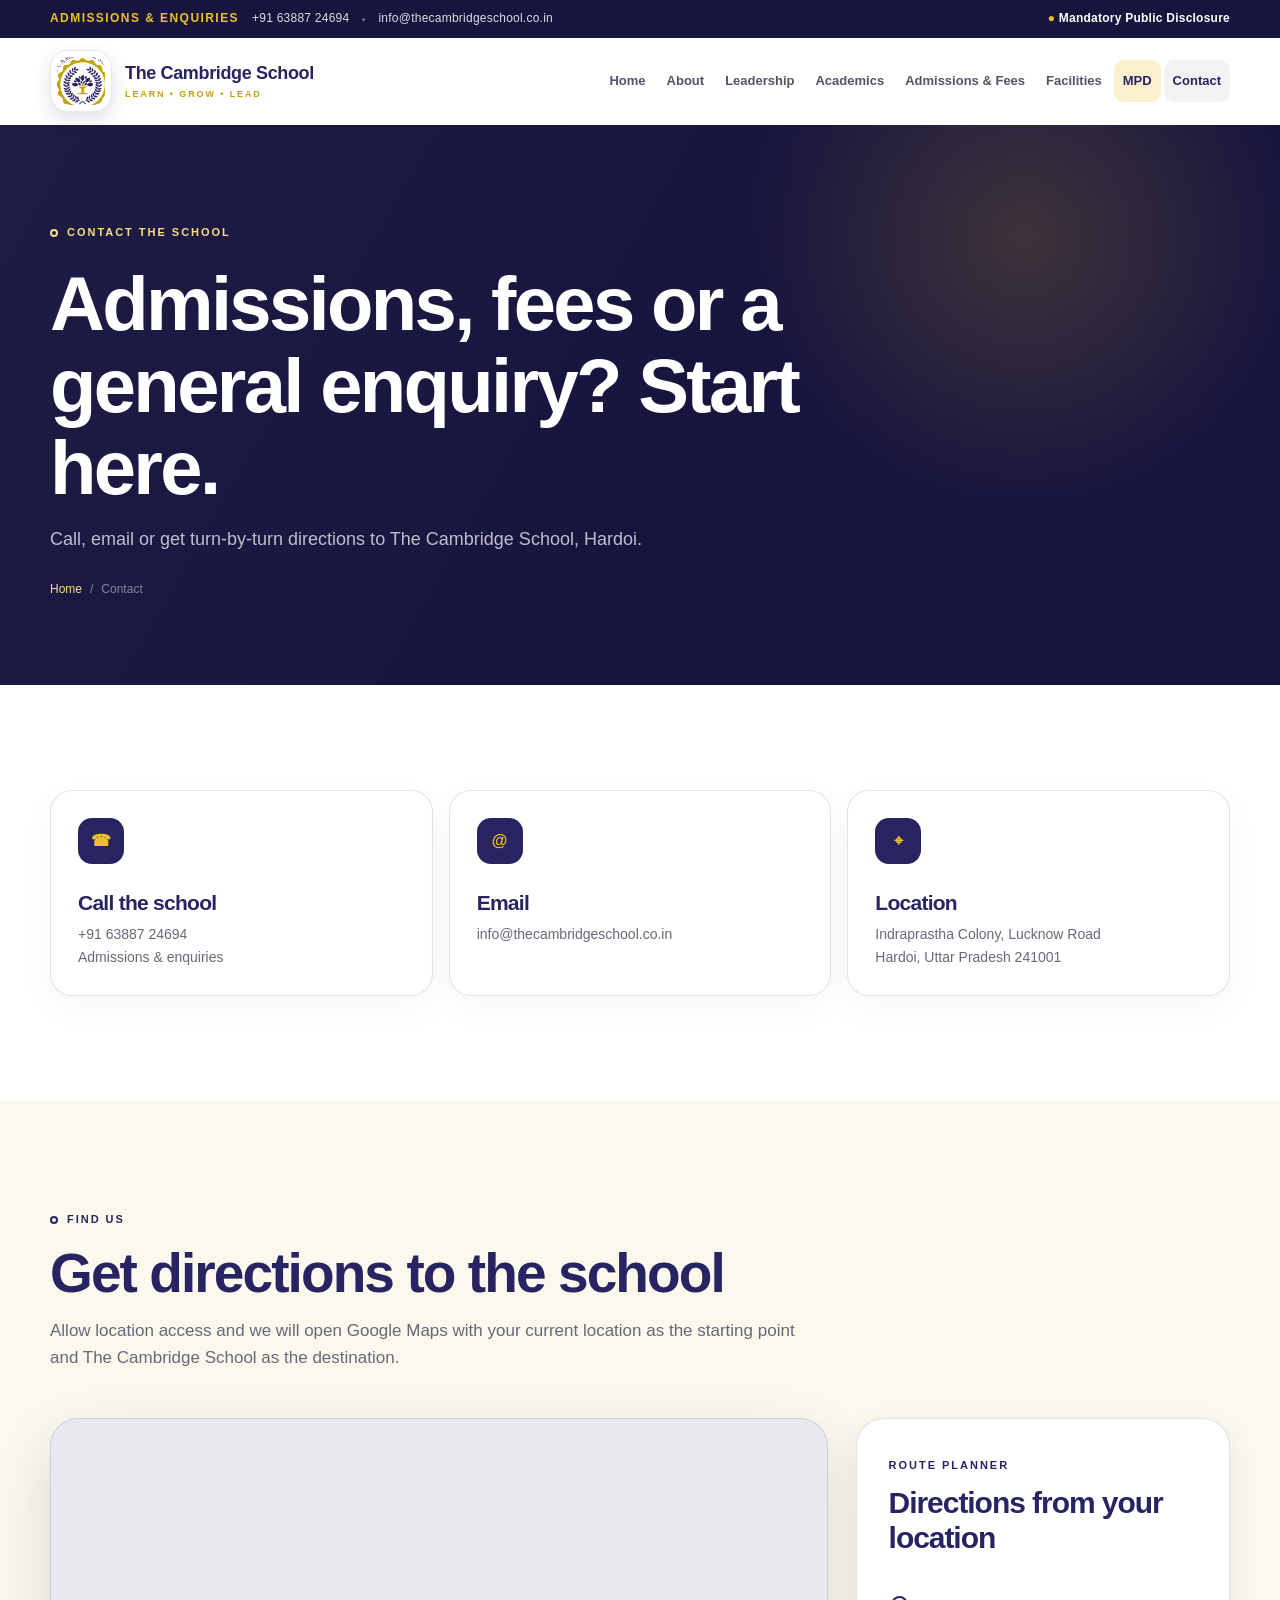
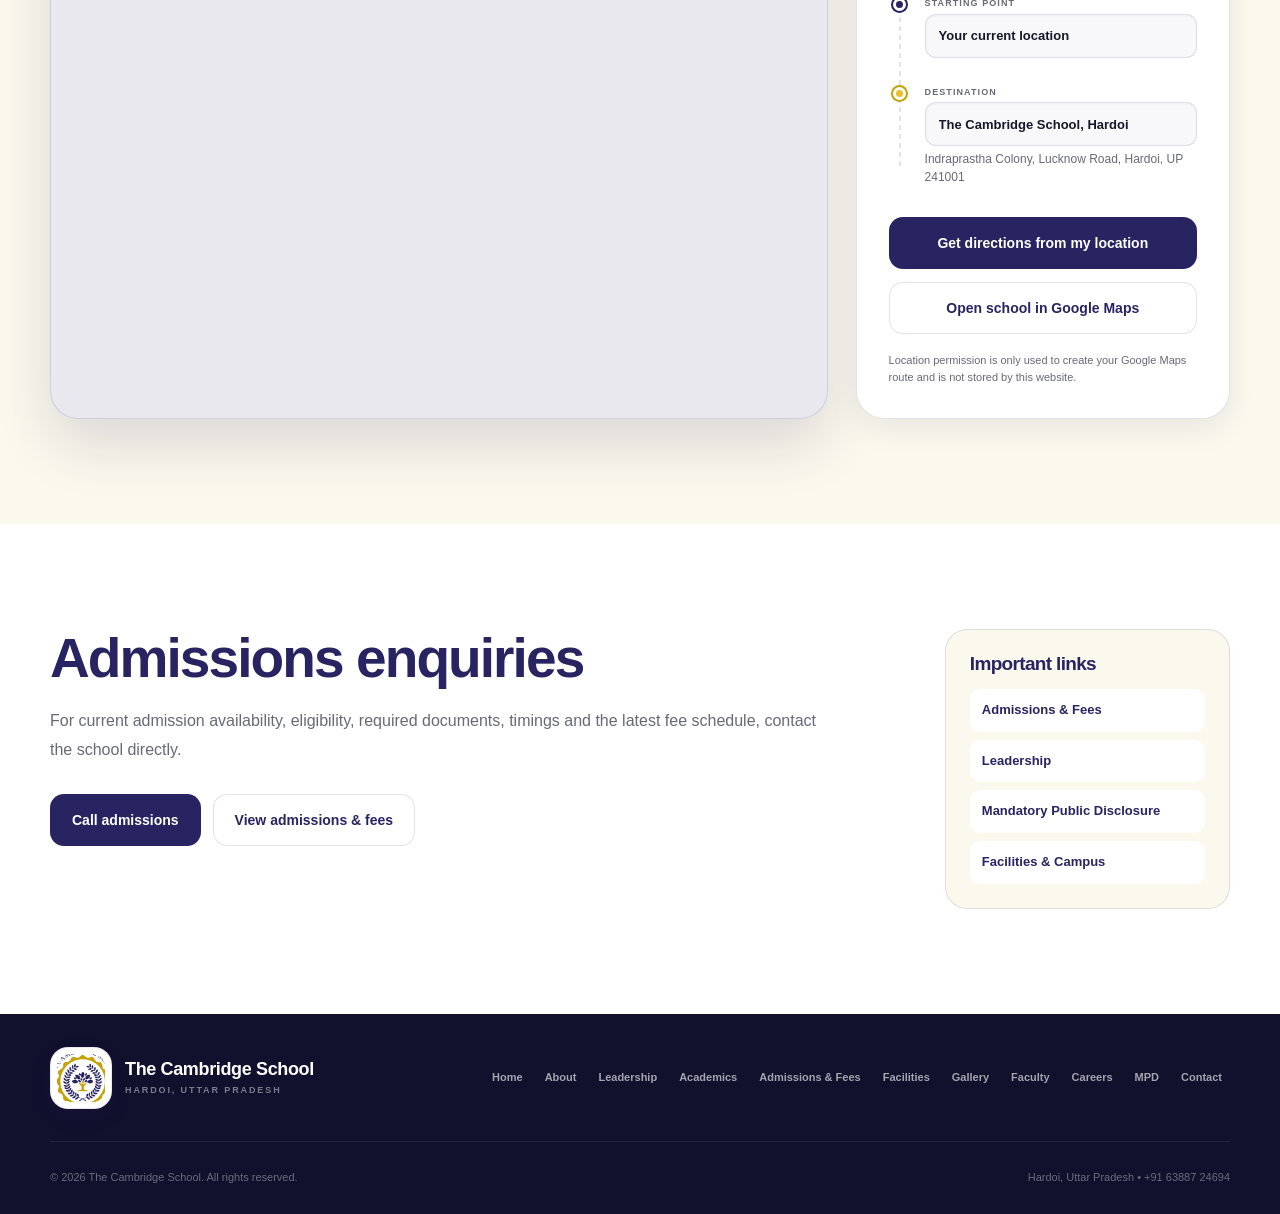
<file: contact.html>
<!doctype html>
<html lang="en">
<head>
  <meta charset="utf-8">
  <meta name="viewport" content="width=device-width, initial-scale=1">
  <meta name="theme-color" content="#282461">
  <meta name="description" content="Contact The Cambridge School, Hardoi for admissions and general enquiries.">
  <title>Contact | The Cambridge School, Hardoi</title>
  <link rel="icon" href="images/crest.png">
  <link rel="stylesheet" href="css/style.css">
</head>
<body>
<a class="skip-link" href="#main">Skip to content</a>
<div class="utility-bar"><div class="container utility-inner">
  <div class="utility-left"><span class="utility-label">Admissions & Enquiries</span><a href="tel:+916388724694">+91 63887 24694</a><span class="utility-separator"></span><a href="mailto:info@thecambridgeschool.co.in">info@thecambridgeschool.co.in</a></div>
  <div class="utility-right"><a class="utility-mpd" href="mpd.html"><span>●</span> Mandatory Public Disclosure</a></div>
</div></div>
<header class="site-header" id="site-header"><div class="container nav-wrap">
  <a class="brand" href="index.html" aria-label="The Cambridge School home"><span class="brand-mark"><img src="images/crest.png" alt="The Cambridge School crest"></span><span class="brand-copy"><strong>The Cambridge School</strong><small>Learn • Grow • Lead</small></span></a>
  <button class="menu-toggle" type="button" aria-expanded="false" aria-controls="site-nav" aria-label="Open navigation"><span></span><span></span><span></span></button>
  <nav class="site-nav" id="site-nav" aria-label="Main navigation"><a href="index.html" data-page="index.html" class="">Home</a><a href="about.html" data-page="about.html" class="">About</a><a href="leadership.html" data-page="leadership.html" class="">Leadership</a><a href="academics.html" data-page="academics.html" class="">Academics</a><a href="admissions.html" data-page="admissions.html" class="">Admissions & Fees</a><a href="facilities.html" data-page="facilities.html" class="">Facilities</a><a href="mpd.html" data-page="mpd.html" class="nav-important">MPD</a><a href="contact.html" data-page="contact.html" class="">Contact</a></nav>
</div></header>
<section class="page-hero"><div class="container"><span class="eyebrow eyebrow-light"><span class="eyebrow-dot"></span>Contact the school</span><h1>Admissions, fees or a general enquiry? Start here.</h1><p>Call, email or get turn-by-turn directions to The Cambridge School, Hardoi.</p><div class="breadcrumb"><a href="index.html">Home</a><span>/</span><span>Contact</span></div></div></section>
<main id="main">
<section class="section"><div class="container card-grid-3">
  <a class="info-card reveal" href="tel:+916388724694"><div class="mini-icon">☎</div><h3>Call the school</h3><p>+91 63887 24694<br>Admissions & enquiries</p></a>
  <a class="info-card reveal" href="mailto:info@thecambridgeschool.co.in"><div class="mini-icon">@</div><h3>Email</h3><p>info@thecambridgeschool.co.in</p></a>
  <a class="info-card reveal" href="#school-location"><div class="mini-icon">⌖</div><h3>Location</h3><p>Indraprastha Colony, Lucknow Road<br>Hardoi, Uttar Pradesh 241001</p></a>
</div></section>

<section class="section section-soft" id="school-location">
  <div class="container">
    <div class="section-heading reveal">
      <span class="eyebrow"><span class="eyebrow-dot"></span>Find us</span>
      <h2>Get directions to the school</h2>
      <p>Allow location access and we will open Google Maps with your current location as the starting point and The Cambridge School as the destination.</p>
    </div>

    <div class="location-layout">
      <div class="school-map reveal" aria-label="Map showing The Cambridge School, Hardoi">
        <iframe
          title="The Cambridge School, Hardoi on Google Maps"
          src="https://www.google.com/maps?q=The%20Cambridge%20School%2C%20Indraprastha%20Colony%2C%20Lucknow%20Road%2C%20Hardoi%2C%20Uttar%20Pradesh%20241001&output=embed"
          loading="lazy"
          referrerpolicy="no-referrer-when-downgrade"
          allowfullscreen></iframe>
      </div>

      <div class="directions-card reveal">
        <span class="eyebrow">Route planner</span>
        <h3>Directions from your location</h3>
        <div class="route-inputs" aria-label="Directions route">
          <label class="route-field route-field-input">
            <span class="route-marker route-marker-start" aria-hidden="true"></span>
            <span class="route-input-copy"><small>Starting point</small><input id="route-origin-input" type="text" value="Your current location" readonly aria-label="Starting point"></span>
          </label>
          <div class="route-line" aria-hidden="true"></div>
          <label class="route-field route-field-input">
            <span class="route-marker route-marker-destination" aria-hidden="true"></span>
            <span class="route-input-copy"><small>Destination</small><input type="text" value="The Cambridge School, Hardoi" readonly aria-label="Destination"><span>Indraprastha Colony, Lucknow Road, Hardoi, UP 241001</span></span>
          </label>
        </div>
        <button class="button button-navy directions-button" type="button" id="directions-btn" data-school-directions>Get directions from my location</button>
        <a class="button button-outline map-open-button" href="https://www.google.com/maps/search/?api=1&query=The%20Cambridge%20School%2C%20Indraprastha%20Colony%2C%20Lucknow%20Road%2C%20Hardoi%2C%20Uttar%20Pradesh%20241001" target="_blank" rel="noopener">Open school in Google Maps</a>
        <p class="location-status" id="location-status" role="status" aria-live="polite">Location permission is only used to create your Google Maps route and is not stored by this website.</p>
      </div>
    </div>
  </div>
</section>

<section class="section"><div class="container content-grid"><div class="prose reveal"><h2>Admissions enquiries</h2><p>For current admission availability, eligibility, required documents, timings and the latest fee schedule, contact the school directly.</p><div class="contact-actions"><a class="button button-navy" href="tel:+916388724694">Call admissions</a><a class="button button-outline" href="admissions.html">View admissions & fees</a></div></div><aside class="side-card reveal"><h3>Important links</h3><div class="side-links"><a href="admissions.html">Admissions & Fees</a><a href="leadership.html">Leadership</a><a href="mpd.html">Mandatory Public Disclosure</a><a href="facilities.html">Facilities & Campus</a></div></aside></div></section>
</main><footer class="site-footer"><div class="container footer-top">
  <a class="brand footer-brand" href="index.html"><span class="brand-mark"><img src="images/crest.png" alt=""></span><span class="brand-copy"><strong>The Cambridge School</strong><small>Hardoi, Uttar Pradesh</small></span></a>
  <div class="footer-links"><a href="index.html">Home</a><a href="about.html">About</a><a href="leadership.html">Leadership</a><a href="academics.html">Academics</a><a href="admissions.html">Admissions & Fees</a><a href="facilities.html">Facilities</a><a href="gallery.html">Gallery</a><a href="faculty.html">Faculty</a><a href="careers.html">Careers</a><a href="mpd.html">MPD</a><a href="contact.html">Contact</a></div>
</div><div class="container footer-bottom"><p>© <span id="year"></span> The Cambridge School. All rights reserved.</p><p>Hardoi, Uttar Pradesh • +91 63887 24694</p></div></footer>
<button class="back-to-top" type="button" aria-label="Back to top" title="Back to top">↑</button>
<script src="js/main.js"></script>

</body></html>
</file>
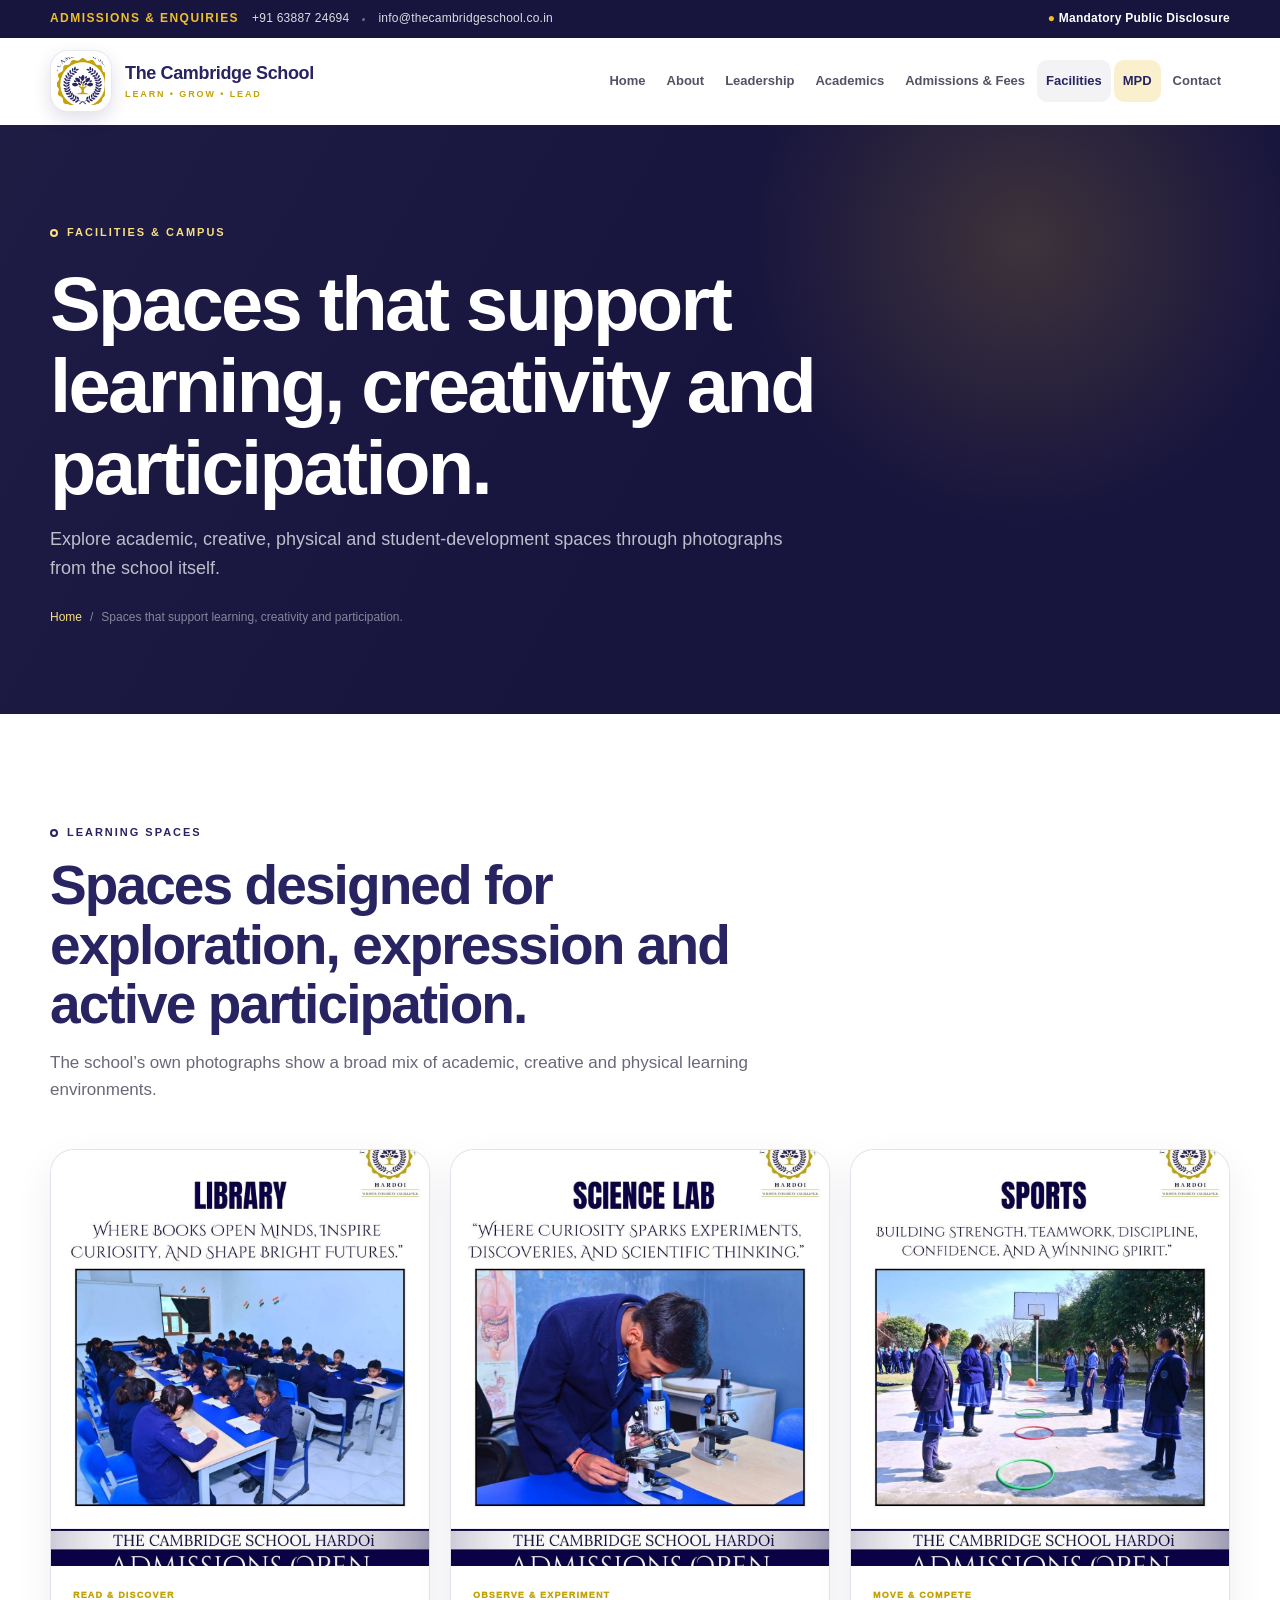
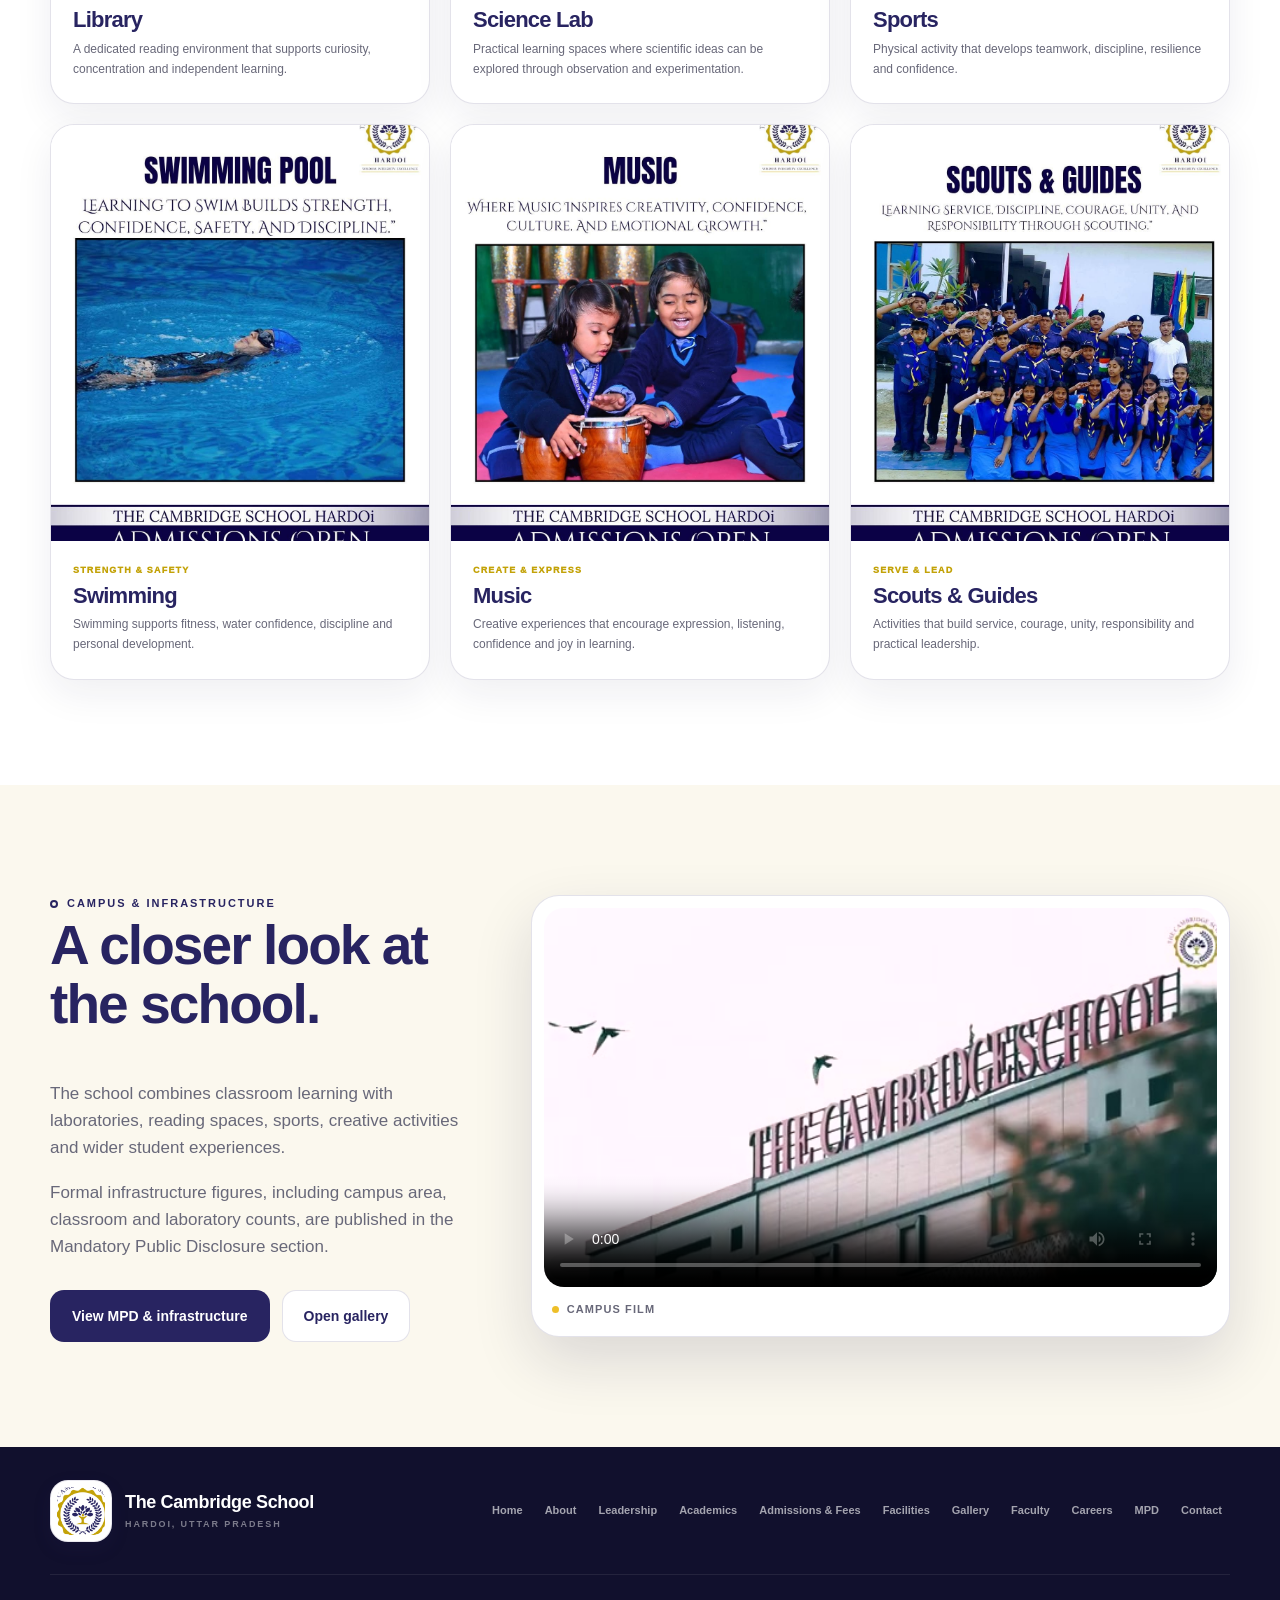
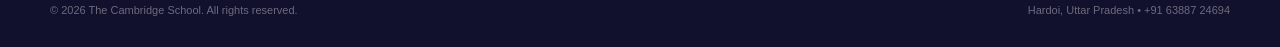
<file: facilities.html>
<!doctype html>
<html lang="en">
<head>
  <meta charset="utf-8">
  <meta name="viewport" content="width=device-width, initial-scale=1">
  <meta name="theme-color" content="#282461">
  <meta name="description" content="Facilities and campus experience at The Cambridge School, Hardoi.">
  <title>Facilities | The Cambridge School, Hardoi</title>
  <link rel="icon" href="images/crest.png">
  <link rel="stylesheet" href="css/style.css">
</head>
<body>
<a class="skip-link" href="#main">Skip to content</a>
<div class="utility-bar"><div class="container utility-inner">
  <div class="utility-left"><span class="utility-label">Admissions & Enquiries</span><a href="tel:+916388724694">+91 63887 24694</a><span class="utility-separator"></span><a href="mailto:info@thecambridgeschool.co.in">info@thecambridgeschool.co.in</a></div>
  <div class="utility-right"><a class="utility-mpd" href="mpd.html"><span>●</span> Mandatory Public Disclosure</a></div>
</div></div>
<header class="site-header" id="site-header"><div class="container nav-wrap">
  <a class="brand" href="index.html" aria-label="The Cambridge School home"><span class="brand-mark"><img src="images/crest.png" alt="The Cambridge School crest"></span><span class="brand-copy"><strong>The Cambridge School</strong><small>Learn • Grow • Lead</small></span></a>
  <button class="menu-toggle" type="button" aria-expanded="false" aria-controls="site-nav" aria-label="Open navigation"><span></span><span></span><span></span></button>
  <nav class="site-nav" id="site-nav" aria-label="Main navigation"><a href="index.html" data-page="index.html" class="">Home</a><a href="about.html" data-page="about.html" class="">About</a><a href="leadership.html" data-page="leadership.html" class="">Leadership</a><a href="academics.html" data-page="academics.html" class="">Academics</a><a href="admissions.html" data-page="admissions.html" class="">Admissions & Fees</a><a href="facilities.html" data-page="facilities.html" class="">Facilities</a><a href="mpd.html" data-page="mpd.html" class="nav-important">MPD</a><a href="contact.html" data-page="contact.html" class="">Contact</a></nav>
</div></header>
<section class="page-hero"><div class="container"><span class="eyebrow eyebrow-light"><span class="eyebrow-dot"></span>Facilities & campus</span><h1>Spaces that support learning, creativity and participation.</h1><p>Explore academic, creative, physical and student-development spaces through photographs from the school itself.</p><div class="breadcrumb"><a href="index.html">Home</a><span>/</span><span>Spaces that support learning, creativity and participation.</span></div></div></section><main id="main">
<section class="section"><div class="container">
  <div class="section-heading reveal"><span class="eyebrow"><span class="eyebrow-dot"></span>Learning spaces</span><h2>Spaces designed for exploration, expression and active participation.</h2><p>The school’s own photographs show a broad mix of academic, creative and physical learning environments.</p></div>
  <div class="facility-photo-grid">
    <article class="facility-photo-card reveal"><img src="images/library.jpg" alt="Library at The Cambridge School"><div><span>Read & discover</span><h3>Library</h3><p>A dedicated reading environment that supports curiosity, concentration and independent learning.</p></div></article>
    <article class="facility-photo-card reveal"><img src="images/science-lab.jpg" alt="Science laboratory at The Cambridge School"><div><span>Observe & experiment</span><h3>Science Lab</h3><p>Practical learning spaces where scientific ideas can be explored through observation and experimentation.</p></div></article>
    <article class="facility-photo-card reveal"><img src="images/sports.jpg" alt="Sports activities at The Cambridge School"><div><span>Move & compete</span><h3>Sports</h3><p>Physical activity that develops teamwork, discipline, resilience and confidence.</p></div></article>
    <article class="facility-photo-card reveal"><img src="images/swimming-pool.jpg" alt="Swimming activity at The Cambridge School"><div><span>Strength & safety</span><h3>Swimming</h3><p>Swimming supports fitness, water confidence, discipline and personal development.</p></div></article>
    <article class="facility-photo-card reveal"><img src="images/music.jpg" alt="Music learning at The Cambridge School"><div><span>Create & express</span><h3>Music</h3><p>Creative experiences that encourage expression, listening, confidence and joy in learning.</p></div></article>
    <article class="facility-photo-card reveal"><img src="images/scouts-guides.jpg" alt="Scouts and Guides at The Cambridge School"><div><span>Serve & lead</span><h3>Scouts & Guides</h3><p>Activities that build service, courage, unity, responsibility and practical leadership.</p></div></article>
  </div>
</div></section>
<section class="section section-soft"><div class="container campus-grid"><div class="campus-copy reveal"><span class="eyebrow"><span class="eyebrow-dot"></span>Campus & infrastructure</span><h2>A closer look at the school.</h2><p>The school combines classroom learning with laboratories, reading spaces, sports, creative activities and wider student experiences.</p><p>Formal infrastructure figures, including campus area, classroom and laboratory counts, are published in the Mandatory Public Disclosure section.</p><div class="contact-actions"><a class="button button-navy" href="mpd.html">View MPD & infrastructure</a><a class="button button-outline" href="gallery.html">Open gallery</a></div></div><div class="video-shell reveal"><video controls playsinline poster="images/campus-hero.jpg"><source src="media/campus-tour.mp4" type="video/mp4"></video><div class="video-caption"><span class="video-dot"></span>Campus film</div></div></div></section>
</main><footer class="site-footer"><div class="container footer-top">
  <a class="brand footer-brand" href="index.html"><span class="brand-mark"><img src="images/crest.png" alt=""></span><span class="brand-copy"><strong>The Cambridge School</strong><small>Hardoi, Uttar Pradesh</small></span></a>
  <div class="footer-links"><a href="index.html">Home</a><a href="about.html">About</a><a href="leadership.html">Leadership</a><a href="academics.html">Academics</a><a href="admissions.html">Admissions & Fees</a><a href="facilities.html">Facilities</a><a href="gallery.html">Gallery</a><a href="faculty.html">Faculty</a><a href="careers.html">Careers</a><a href="mpd.html">MPD</a><a href="contact.html">Contact</a></div>
</div><div class="container footer-bottom"><p>© <span id="year"></span> The Cambridge School. All rights reserved.</p><p>Hardoi, Uttar Pradesh • +91 63887 24694</p></div></footer>
<button class="back-to-top" type="button" aria-label="Back to top" title="Back to top">↑</button>
<script src="js/main.js"></script>
</body></html>
</file>
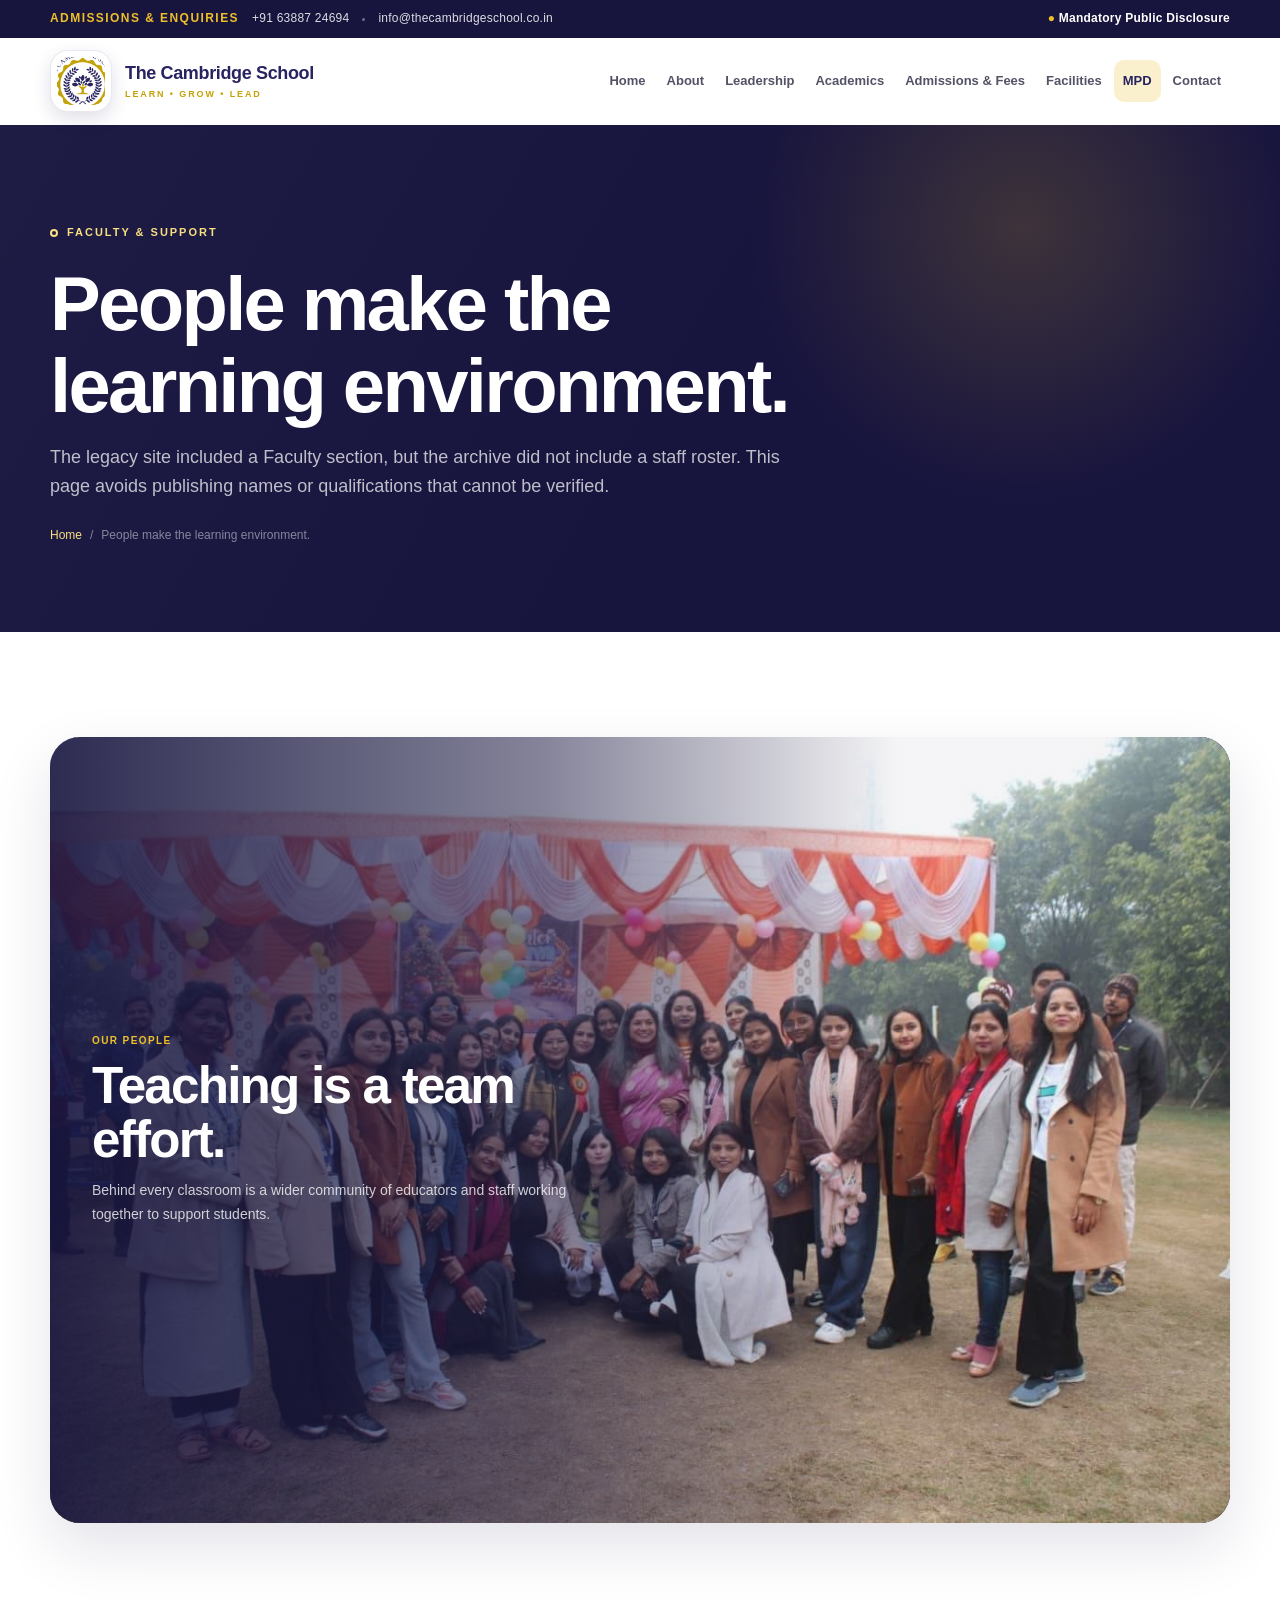
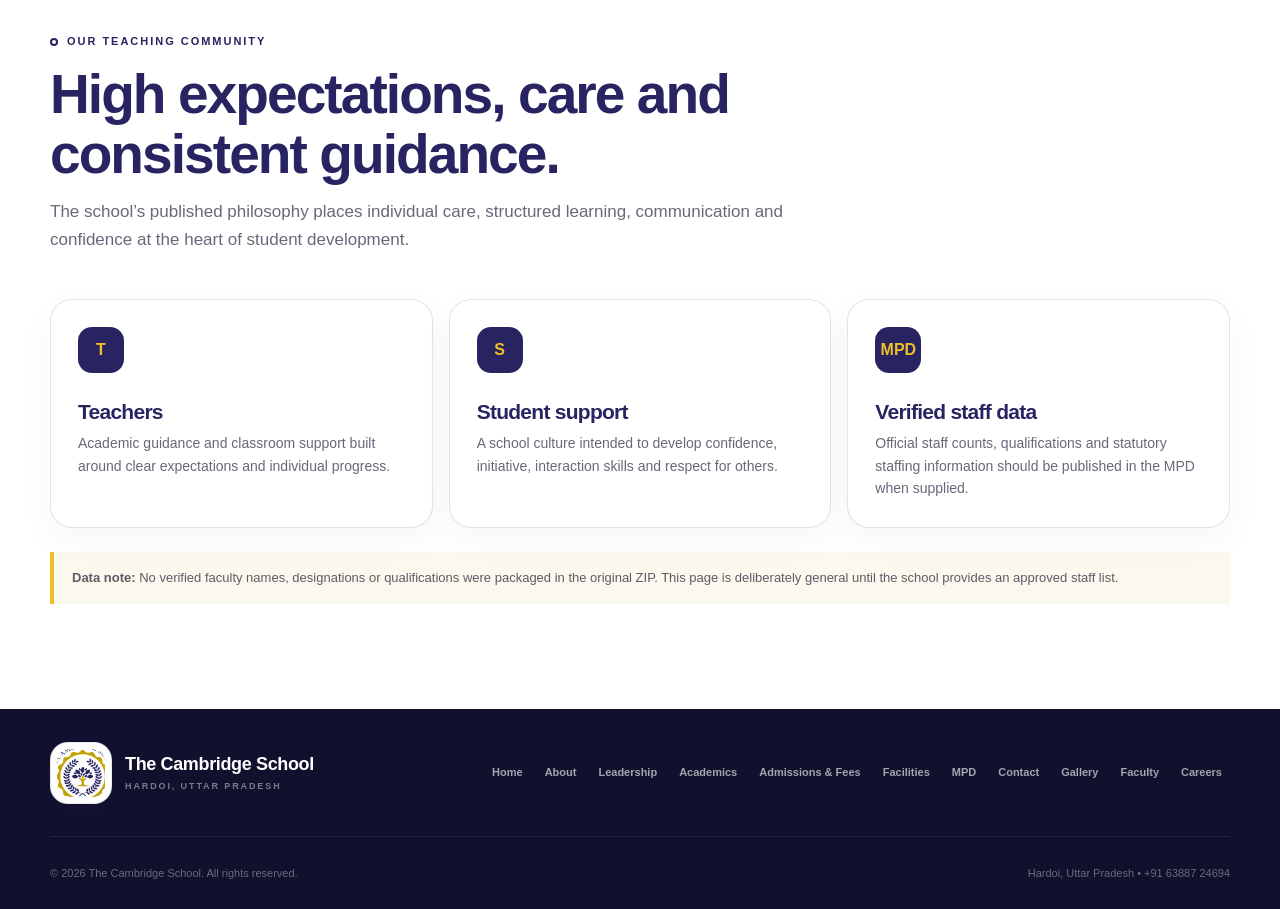
<file: faculty.html>
<!doctype html><html lang="en"><head><meta charset="utf-8"><meta name="viewport" content="width=device-width, initial-scale=1"><meta name="theme-color" content="#282461"><meta name="description" content="Faculty and student support at The Cambridge School, Hardoi."><title>Faculty | The Cambridge School, Hardoi</title><link rel="icon" href="images/crest.png"><link rel="stylesheet" href="css/style.css"></head><body><a class="skip-link" href="#main">Skip to content</a><div class="utility-bar"><div class="container utility-inner"><div class="utility-left"><span class="utility-label">Admissions & Enquiries</span><a href="tel:+916388724694">+91 63887 24694</a><span class="utility-separator"></span><a href="mailto:info@thecambridgeschool.co.in">info@thecambridgeschool.co.in</a></div><div class="utility-right"><a class="utility-mpd" href="mpd.html"><span>●</span> Mandatory Public Disclosure</a></div></div></div><header class="site-header" id="site-header"><div class="container nav-wrap"><a class="brand" href="index.html"><span class="brand-mark"><img src="images/crest.png" alt="The Cambridge School crest"></span><span class="brand-copy"><strong>The Cambridge School</strong><small>Learn • Grow • Lead</small></span></a><button class="menu-toggle" type="button" aria-expanded="false" aria-controls="site-nav" aria-label="Open navigation"><span></span><span></span><span></span></button><nav class="site-nav" id="site-nav"><a href="index.html" data-page="index.html" class="">Home</a><a href="about.html" data-page="about.html" class="">About</a><a href="leadership.html" data-page="leadership.html" class="">Leadership</a><a href="academics.html" data-page="academics.html" class="">Academics</a><a href="admissions.html" data-page="admissions.html" class="">Admissions & Fees</a><a href="facilities.html" data-page="facilities.html" class="">Facilities</a><a href="mpd.html" data-page="mpd.html" class="nav-important">MPD</a><a href="contact.html" data-page="contact.html" class="">Contact</a></nav></div></header><section class="page-hero"><div class="container"><span class="eyebrow eyebrow-light"><span class="eyebrow-dot"></span>Faculty & support</span><h1>People make the learning environment.</h1><p>The legacy site included a Faculty section, but the archive did not include a staff roster. This page avoids publishing names or qualifications that cannot be verified.</p><div class="breadcrumb"><a href="index.html">Home</a><span>/</span><span>People make the learning environment.</span></div></div></section><main id="main"><section class="section faculty-photo-section"><div class="container photo-banner reveal"><img src="images/staff-carnival.jpg" alt="Faculty and staff of The Cambridge School"><div class="photo-banner-caption"><span>Our people</span><h2>Teaching is a team effort.</h2><p>Behind every classroom is a wider community of educators and staff working together to support students.</p></div></div></section><section class="section"><div class="container"><div class="section-heading reveal"><span class="eyebrow"><span class="eyebrow-dot"></span>Our teaching community</span><h2>High expectations, care and consistent guidance.</h2><p>The school’s published philosophy places individual care, structured learning, communication and confidence at the heart of student development.</p></div><div class="card-grid-3"><article class="info-card reveal"><div class="mini-icon">T</div><h3>Teachers</h3><p>Academic guidance and classroom support built around clear expectations and individual progress.</p></article><article class="info-card reveal"><div class="mini-icon">S</div><h3>Student support</h3><p>A school culture intended to develop confidence, initiative, interaction skills and respect for others.</p></article><article class="info-card reveal"><div class="mini-icon">MPD</div><h3>Verified staff data</h3><p>Official staff counts, qualifications and statutory staffing information should be published in the MPD when supplied.</p></article></div><div class="source-note"><strong>Data note:</strong> No verified faculty names, designations or qualifications were packaged in the original ZIP. This page is deliberately general until the school provides an approved staff list.</div></div></section></main><footer class="site-footer"><div class="container footer-top"><a class="brand footer-brand" href="index.html"><span class="brand-mark"><img src="images/crest.png" alt=""></span><span class="brand-copy"><strong>The Cambridge School</strong><small>Hardoi, Uttar Pradesh</small></span></a><div class="footer-links"><a href="index.html">Home</a><a href="about.html">About</a><a href="leadership.html">Leadership</a><a href="academics.html">Academics</a><a href="admissions.html">Admissions & Fees</a><a href="facilities.html">Facilities</a><a href="mpd.html">MPD</a><a href="contact.html">Contact</a><a href="gallery.html">Gallery</a><a href="faculty.html">Faculty</a><a href="careers.html">Careers</a></div></div><div class="container footer-bottom"><p>© <span id="year"></span> The Cambridge School. All rights reserved.</p><p>Hardoi, Uttar Pradesh • +91 63887 24694</p></div></footer><button class="back-to-top" type="button" aria-label="Back to top">↑</button><script src="js/main.js"></script></body></html>
</file>
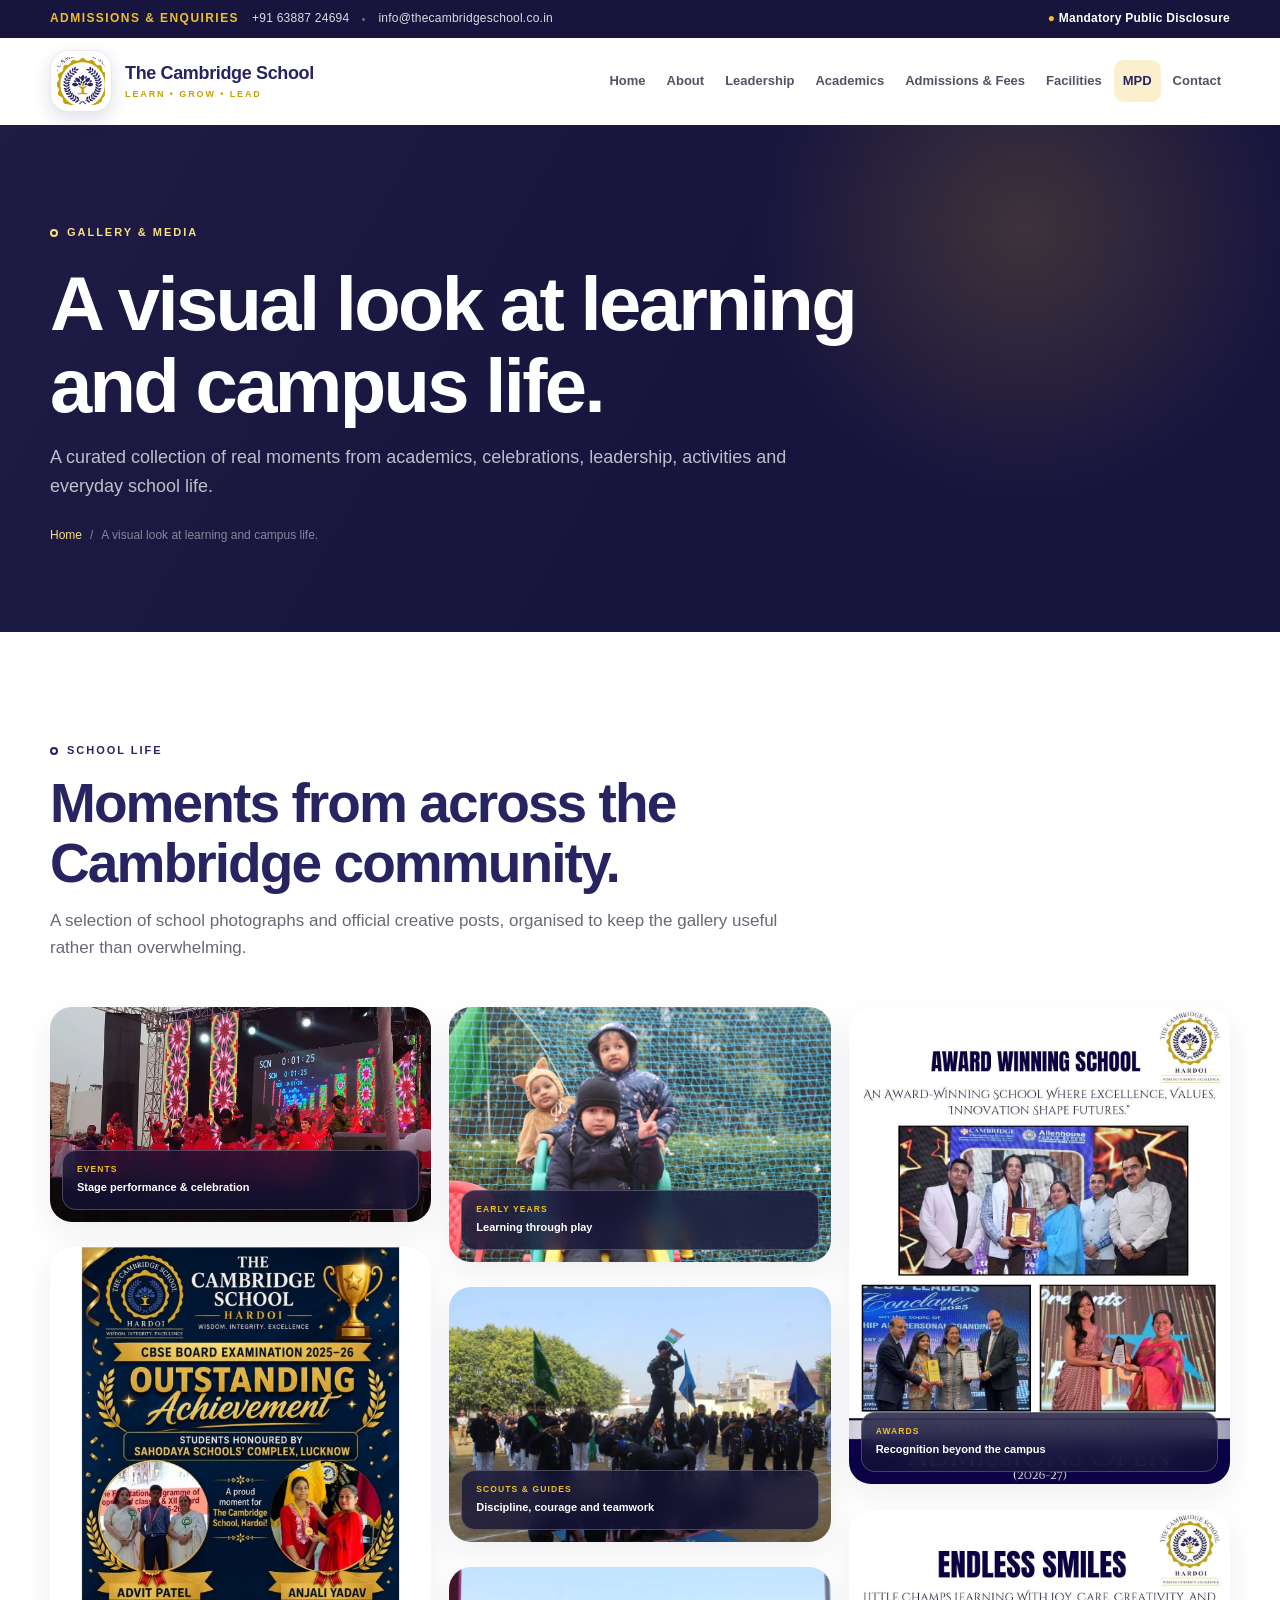
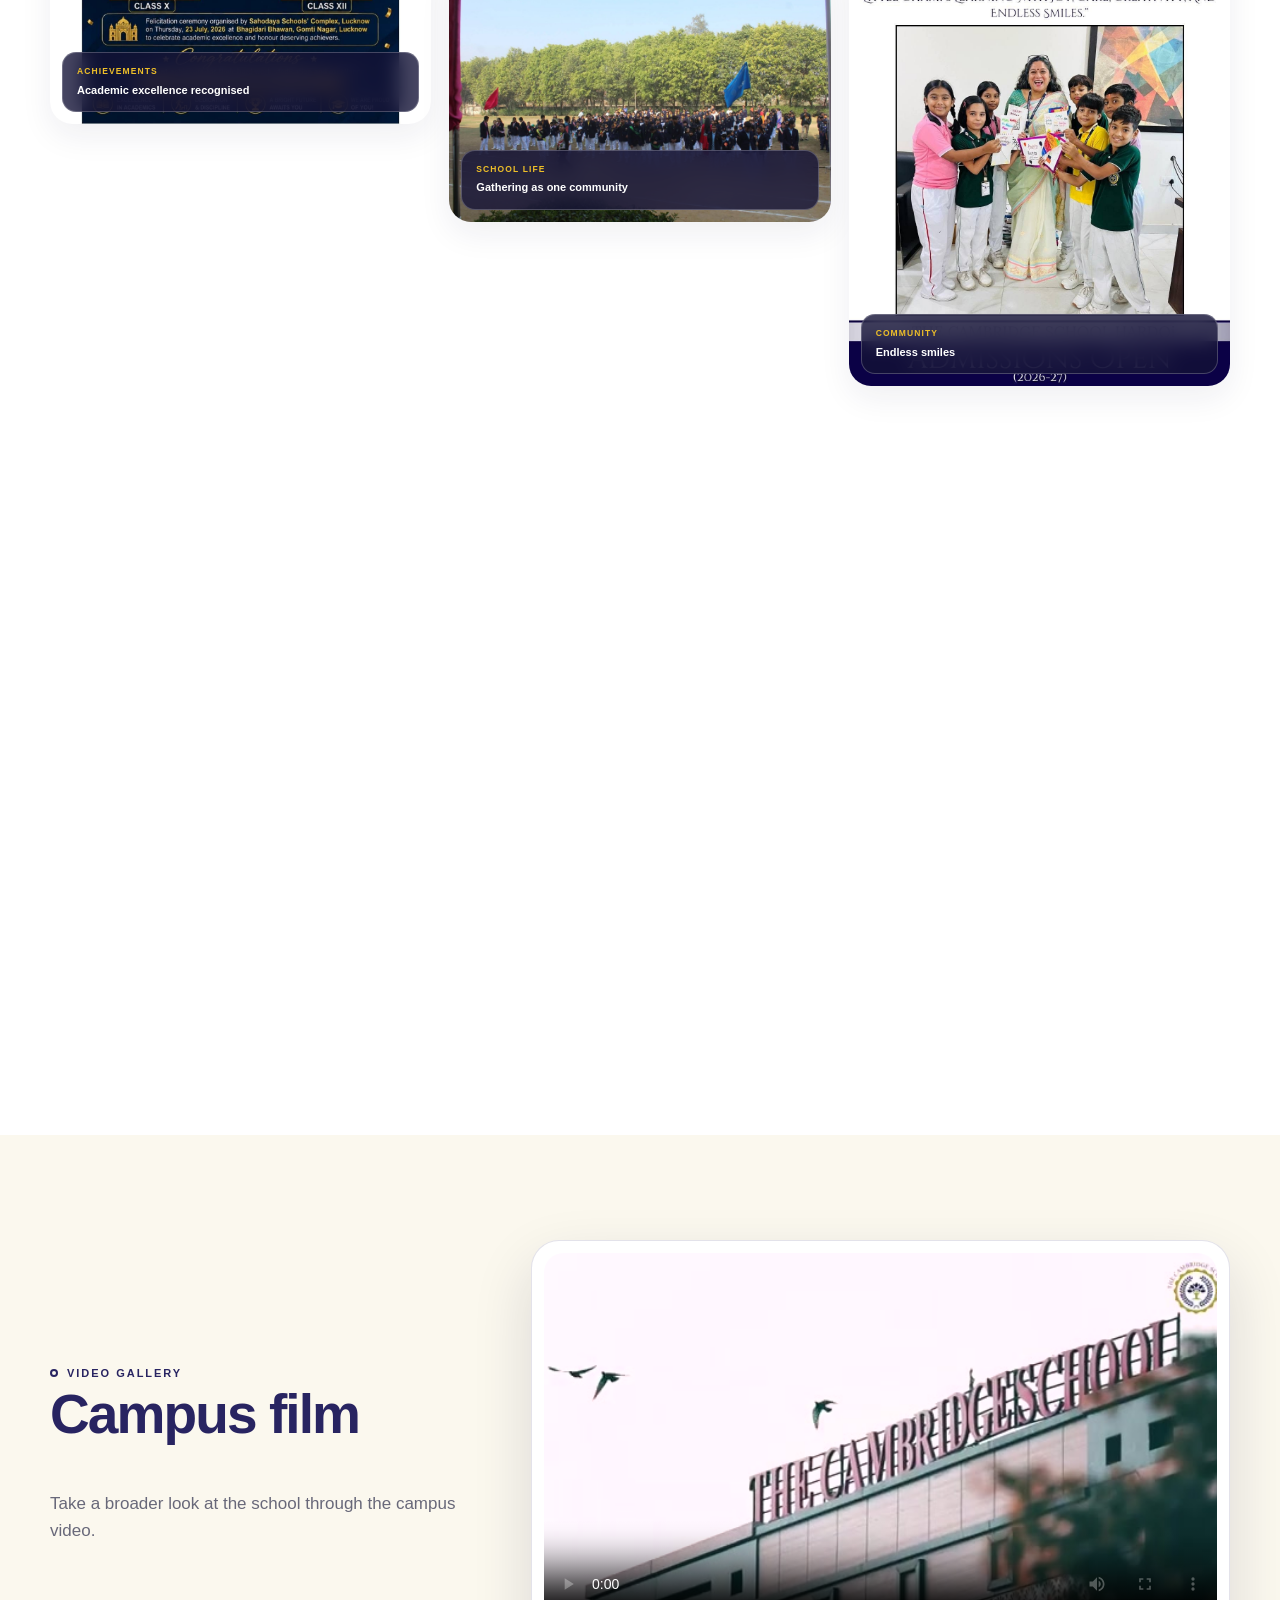
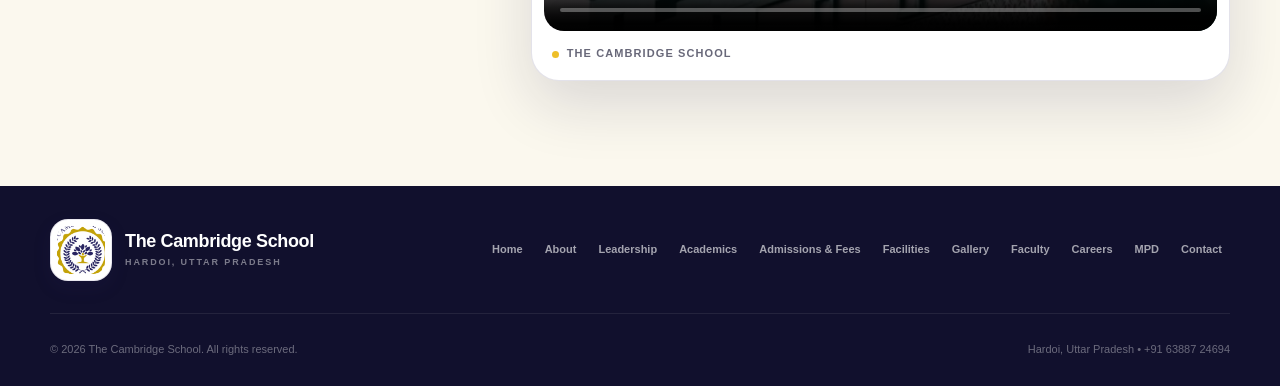
<file: gallery.html>
<!doctype html>
<html lang="en">
<head>
  <meta charset="utf-8">
  <meta name="viewport" content="width=device-width, initial-scale=1">
  <meta name="theme-color" content="#282461">
  <meta name="description" content="School gallery and media for The Cambridge School, Hardoi.">
  <title>Gallery | The Cambridge School, Hardoi</title>
  <link rel="icon" href="images/crest.png">
  <link rel="stylesheet" href="css/style.css">
</head>
<body>
<a class="skip-link" href="#main">Skip to content</a>
<div class="utility-bar"><div class="container utility-inner">
  <div class="utility-left"><span class="utility-label">Admissions & Enquiries</span><a href="tel:+916388724694">+91 63887 24694</a><span class="utility-separator"></span><a href="mailto:info@thecambridgeschool.co.in">info@thecambridgeschool.co.in</a></div>
  <div class="utility-right"><a class="utility-mpd" href="mpd.html"><span>●</span> Mandatory Public Disclosure</a></div>
</div></div>
<header class="site-header" id="site-header"><div class="container nav-wrap">
  <a class="brand" href="index.html" aria-label="The Cambridge School home"><span class="brand-mark"><img src="images/crest.png" alt="The Cambridge School crest"></span><span class="brand-copy"><strong>The Cambridge School</strong><small>Learn • Grow • Lead</small></span></a>
  <button class="menu-toggle" type="button" aria-expanded="false" aria-controls="site-nav" aria-label="Open navigation"><span></span><span></span><span></span></button>
  <nav class="site-nav" id="site-nav" aria-label="Main navigation"><a href="index.html" data-page="index.html" class="">Home</a><a href="about.html" data-page="about.html" class="">About</a><a href="leadership.html" data-page="leadership.html" class="">Leadership</a><a href="academics.html" data-page="academics.html" class="">Academics</a><a href="admissions.html" data-page="admissions.html" class="">Admissions & Fees</a><a href="facilities.html" data-page="facilities.html" class="">Facilities</a><a href="mpd.html" data-page="mpd.html" class="nav-important">MPD</a><a href="contact.html" data-page="contact.html" class="">Contact</a></nav>
</div></header>
<section class="page-hero"><div class="container"><span class="eyebrow eyebrow-light"><span class="eyebrow-dot"></span>Gallery & media</span><h1>A visual look at learning and campus life.</h1><p>A curated collection of real moments from academics, celebrations, leadership, activities and everyday school life.</p><div class="breadcrumb"><a href="index.html">Home</a><span>/</span><span>A visual look at learning and campus life.</span></div></div></section><main id="main">
<section class="section"><div class="container">
  <div class="section-heading reveal"><span class="eyebrow"><span class="eyebrow-dot"></span>School life</span><h2>Moments from across the Cambridge community.</h2><p>A selection of school photographs and official creative posts, organised to keep the gallery useful rather than overwhelming.</p></div>
  <div class="gallery-masonry">
    <figure class="gallery-tile gallery-tile-wide reveal"><img src="images/annual-stage.jpg" alt="Students performing on stage"><figcaption><span>Events</span>Stage performance & celebration</figcaption></figure>
    <figure class="gallery-tile reveal"><img src="images/achievement-board-2025-26.jpg" alt="Board examination achievement recognition"><figcaption><span>Achievements</span>Academic excellence recognised</figcaption></figure>
    <figure class="gallery-tile reveal"><img src="images/investiture-ceremony.jpg" alt="Investiture ceremony"><figcaption><span>Leadership</span>Investiture Ceremony</figcaption></figure>
    <figure class="gallery-tile gallery-tile-wide reveal"><img src="images/staff-community.jpg" alt="Students and staff together at a school event"><figcaption><span>Community</span>Students and staff together</figcaption></figure>
    <figure class="gallery-tile reveal"><img src="images/early-years-play.jpg" alt="Young children enjoying an outdoor activity"><figcaption><span>Early years</span>Learning through play</figcaption></figure>
    <figure class="gallery-tile gallery-tile-wide reveal"><img src="images/scouts-event.jpg" alt="Scouts activity at school"><figcaption><span>Scouts & Guides</span>Discipline, courage and teamwork</figcaption></figure>
    <figure class="gallery-tile gallery-tile-wide reveal"><img src="images/school-assembly.jpg" alt="School assembly outdoors"><figcaption><span>School life</span>Gathering as one community</figcaption></figure>
    <figure class="gallery-tile reveal"><img src="images/young-patriots.jpg" alt="Young students with Indian flags"><figcaption><span>Celebrations</span>Young learners participating with pride</figcaption></figure>
    <figure class="gallery-tile reveal"><img src="images/principal-training-head.jpg" alt="Principal Dr Sonika Kaushik recognition"><figcaption><span>Recognition</span>Leadership achievement</figcaption></figure>
    <figure class="gallery-tile reveal"><img src="images/award-winning-school.jpg" alt="Award winning school recognition"><figcaption><span>Awards</span>Recognition beyond the campus</figcaption></figure>
    <figure class="gallery-tile reveal"><img src="images/endless-smiles.jpg" alt="Students with teacher"><figcaption><span>Community</span>Endless smiles</figcaption></figure>
    <figure class="gallery-tile reveal"><img src="images/student-confidence.jpg" alt="Young students in uniform"><figcaption><span>Student life</span>Confidence from the early years</figcaption></figure>
  </div>
</div></section>
<section class="section section-soft"><div class="container campus-grid"><div class="campus-copy"><span class="eyebrow"><span class="eyebrow-dot"></span>Video gallery</span><h2>Campus film</h2><p>Take a broader look at the school through the campus video.</p></div><div class="video-shell"><video controls playsinline poster="images/campus-hero.jpg"><source src="media/campus-tour.mp4" type="video/mp4"></video><div class="video-caption"><span class="video-dot"></span>The Cambridge School</div></div></div></section>
</main><footer class="site-footer"><div class="container footer-top">
  <a class="brand footer-brand" href="index.html"><span class="brand-mark"><img src="images/crest.png" alt=""></span><span class="brand-copy"><strong>The Cambridge School</strong><small>Hardoi, Uttar Pradesh</small></span></a>
  <div class="footer-links"><a href="index.html">Home</a><a href="about.html">About</a><a href="leadership.html">Leadership</a><a href="academics.html">Academics</a><a href="admissions.html">Admissions & Fees</a><a href="facilities.html">Facilities</a><a href="gallery.html">Gallery</a><a href="faculty.html">Faculty</a><a href="careers.html">Careers</a><a href="mpd.html">MPD</a><a href="contact.html">Contact</a></div>
</div><div class="container footer-bottom"><p>© <span id="year"></span> The Cambridge School. All rights reserved.</p><p>Hardoi, Uttar Pradesh • +91 63887 24694</p></div></footer>
<button class="back-to-top" type="button" aria-label="Back to top" title="Back to top">↑</button>
<script src="js/main.js"></script>
</body></html>
</file>
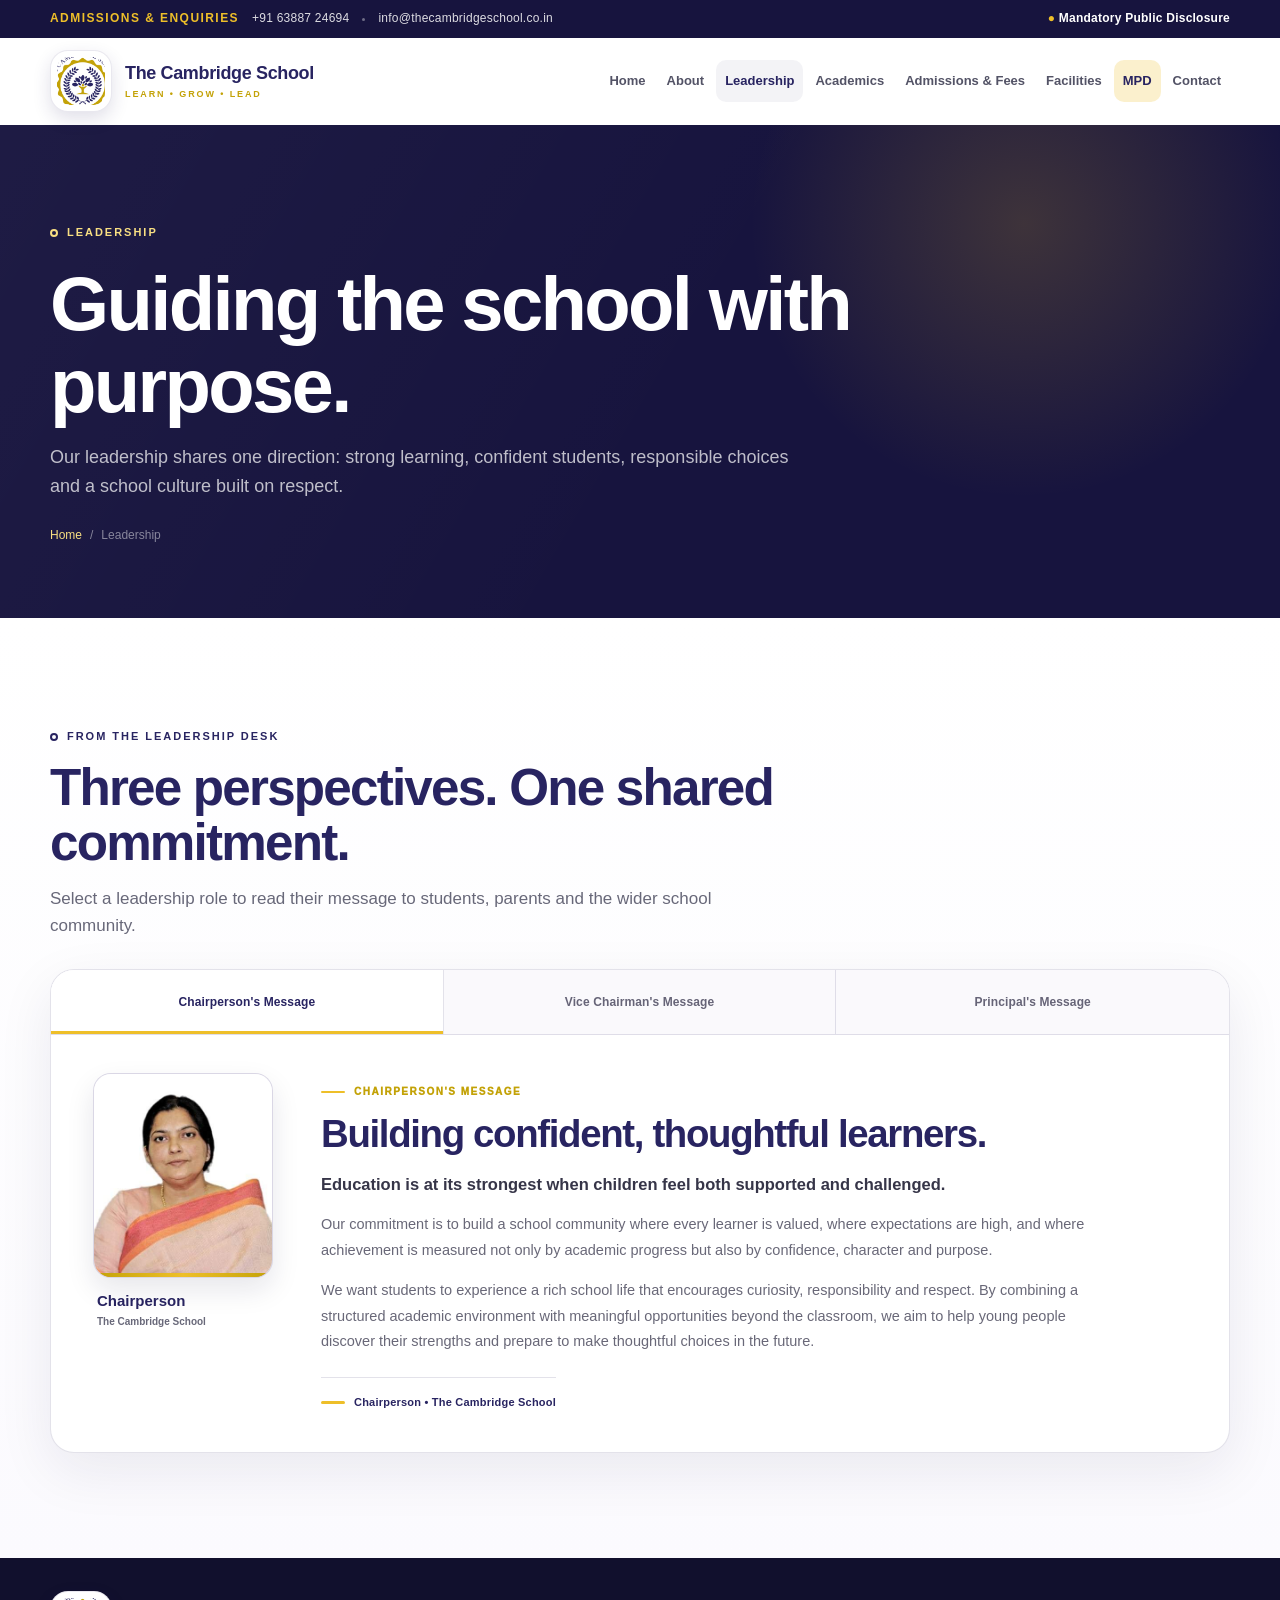
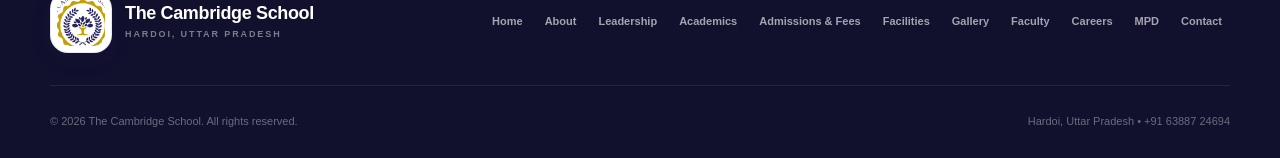
<file: leadership.html>
<!doctype html>
<html lang="en">
<head>
  <meta charset="utf-8">
  <meta name="viewport" content="width=device-width, initial-scale=1">
  <meta name="theme-color" content="#282461">
  <meta name="description" content="Meet the leadership of The Cambridge School, Hardoi and read messages from the Chairperson, Vice Chairman and Principal.">
  <title>Leadership | The Cambridge School, Hardoi</title>
  <link rel="icon" href="images/crest.png">
  <link rel="stylesheet" href="css/style.css">
</head>
<body class="leadership-page">
<a class="skip-link" href="#main">Skip to content</a>
<div class="utility-bar"><div class="container utility-inner">
  <div class="utility-left"><span class="utility-label">Admissions &amp; Enquiries</span><a href="tel:+916388724694">+91 63887 24694</a><span class="utility-separator"></span><a href="mailto:info@thecambridgeschool.co.in">info@thecambridgeschool.co.in</a></div>
  <div class="utility-right"><a class="utility-mpd" href="mpd.html"><span>●</span> Mandatory Public Disclosure</a></div>
</div></div>
<header class="site-header" id="site-header"><div class="container nav-wrap">
  <a class="brand" href="index.html" aria-label="The Cambridge School home"><span class="brand-mark"><img src="images/crest.png" alt="The Cambridge School crest"></span><span class="brand-copy"><strong>The Cambridge School</strong><small>Learn • Grow • Lead</small></span></a>
  <button class="menu-toggle" type="button" aria-expanded="false" aria-controls="site-nav" aria-label="Open navigation"><span></span><span></span><span></span></button>
  <nav class="site-nav" id="site-nav" aria-label="Main navigation"><a href="index.html" data-page="index.html">Home</a><a href="about.html" data-page="about.html">About</a><a href="leadership.html" data-page="leadership.html">Leadership</a><a href="academics.html" data-page="academics.html">Academics</a><a href="admissions.html" data-page="admissions.html">Admissions &amp; Fees</a><a href="facilities.html" data-page="facilities.html">Facilities</a><a href="mpd.html" data-page="mpd.html" class="nav-important">MPD</a><a href="contact.html" data-page="contact.html">Contact</a></nav>
</div></header>

<section class="page-hero leadership-hero">
  <div class="container">
    <span class="eyebrow eyebrow-light"><span class="eyebrow-dot"></span>Leadership</span>
    <h1>Guiding the school with purpose.</h1>
    <p>Our leadership shares one direction: strong learning, confident students, responsible choices and a school culture built on respect.</p>
    <div class="breadcrumb"><a href="index.html">Home</a><span>/</span><span>Leadership</span></div>
  </div>
</section>

<main id="main">
  <section class="section leadership-section">
    <div class="container">
      <div class="section-heading leadership-heading reveal">
        <span class="eyebrow"><span class="eyebrow-dot"></span>From the leadership desk</span>
        <h2>Three perspectives. One shared commitment.</h2>
        <p>Select a leadership role to read their message to students, parents and the wider school community.</p>
      </div>

      <div class="tab-shell leadership-shell reveal">
        <div class="tabs leadership-tabs" role="tablist" aria-label="Leadership messages">
          <button class="tab-button active" id="tab-chairperson" type="button" role="tab" aria-selected="true" aria-controls="chairperson" data-tab="chairperson">Chairperson's Message</button>
          <button class="tab-button" id="tab-vice-chairman" type="button" role="tab" aria-selected="false" aria-controls="vice-chairman" data-tab="vice-chairman">Vice Chairman's Message</button>
          <button class="tab-button" id="tab-principal" type="button" role="tab" aria-selected="false" aria-controls="principal" data-tab="principal">Principal's Message</button>
        </div>

        <section class="tab-panel leadership-panel active" id="chairperson" role="tabpanel" aria-labelledby="tab-chairperson">
          <div class="message-layout leadership-message-row">
            <aside class="leadership-person" aria-label="Chairperson profile">
              <div class="message-avatar"><img src="images/cp.jpg" alt="Chairperson of The Cambridge School"></div>
              <div class="person-role"><strong>Chairperson</strong><span>The Cambridge School</span></div>
            </aside>
            <div class="message-copy">
              <span class="leadership-kicker">Chairperson's Message</span>
              <h2>Building confident, thoughtful learners.</h2>
              <p class="message-lead">Education is at its strongest when children feel both supported and challenged.</p>
              <p>Our commitment is to build a school community where every learner is valued, where expectations are high, and where achievement is measured not only by academic progress but also by confidence, character and purpose.</p>
              <p>We want students to experience a rich school life that encourages curiosity, responsibility and respect. By combining a structured academic environment with meaningful opportunities beyond the classroom, we aim to help young people discover their strengths and prepare to make thoughtful choices in the future.</p>
              <div class="message-signoff">Chairperson • The Cambridge School</div>
            </div>
          </div>
        </section>

        <section class="tab-panel leadership-panel" id="vice-chairman" role="tabpanel" aria-labelledby="tab-vice-chairman">
          <div class="message-layout leadership-message-row">
            <aside class="leadership-person" aria-label="Vice Chairman profile">
              <div class="message-avatar"><img src="images/adi.jpg" alt="Vice Chairman of The Cambridge School"></div>
              <div class="person-role"><strong>Vice Chairman</strong><span>The Cambridge School</span></div>
            </aside>
            <div class="message-copy">
              <span class="leadership-kicker">Vice Chairman's Message</span>
              <h2>Preparing students for a changing world.</h2>
              <p class="message-lead">A good school must prepare students for the world they are entering while keeping them grounded in strong values.</p>
              <p>That means encouraging initiative, communication, creativity and responsible use of new ideas and technology alongside a solid academic foundation.</p>
              <p>The Cambridge School’s learning environment is intended to give students the confidence to explore, ask questions and keep improving. Our focus is on creating opportunities that make learning relevant, purposeful and connected to life beyond the classroom.</p>
              <div class="message-signoff">Vice Chairman • The Cambridge School</div>
            </div>
          </div>
        </section>

        <section class="tab-panel leadership-panel" id="principal" role="tabpanel" aria-labelledby="tab-principal">
          <div class="message-layout leadership-message-row">
            <aside class="leadership-person" aria-label="Principal profile">
              <div class="message-avatar principal-avatar"><img src="images/principal.png" alt="Principal of The Cambridge School"></div>
              <div class="person-role"><strong>Principal</strong><span>The Cambridge School</span></div>
            </aside>
            <div class="message-copy">
              <span class="leadership-kicker">Principal's Message</span>
              <h2>Every school day is a chance to grow.</h2>
              <p class="message-lead">Every school day is an opportunity for a child to learn something new about a subject, about other people and about themselves.</p>
              <p>Our responsibility is to create a safe, positive and well-structured environment in which students can participate confidently, learn from experience and take increasing responsibility for their progress.</p>
              <p>We encourage our students to be curious, thoughtful and respectful. With care, clear expectations and consistent guidance, we want each child to develop the self-belief and skills needed to approach the future with purpose.</p>
              <div class="message-signoff">Principal • The Cambridge School</div>
            </div>
          </div>
        </section>
      </div>

      <!-- The message copy was drafted during the redesign because the legacy archive did not contain the original message-page text. Replace with approved official copy when available. -->
    </div>
  </section>
</main>

<footer class="site-footer"><div class="container footer-top">
  <a class="brand footer-brand" href="index.html"><span class="brand-mark"><img src="images/crest.png" alt=""></span><span class="brand-copy"><strong>The Cambridge School</strong><small>Hardoi, Uttar Pradesh</small></span></a>
  <div class="footer-links"><a href="index.html">Home</a><a href="about.html">About</a><a href="leadership.html">Leadership</a><a href="academics.html">Academics</a><a href="admissions.html">Admissions &amp; Fees</a><a href="facilities.html">Facilities</a><a href="gallery.html">Gallery</a><a href="faculty.html">Faculty</a><a href="careers.html">Careers</a><a href="mpd.html">MPD</a><a href="contact.html">Contact</a></div>
</div><div class="container footer-bottom"><p>© <span id="year"></span> The Cambridge School. All rights reserved.</p><p>Hardoi, Uttar Pradesh • +91 63887 24694</p></div></footer>
<button class="back-to-top" type="button" aria-label="Back to top" title="Back to top">↑</button>
<script src="js/main.js"></script>
</body>
</html>
</file>
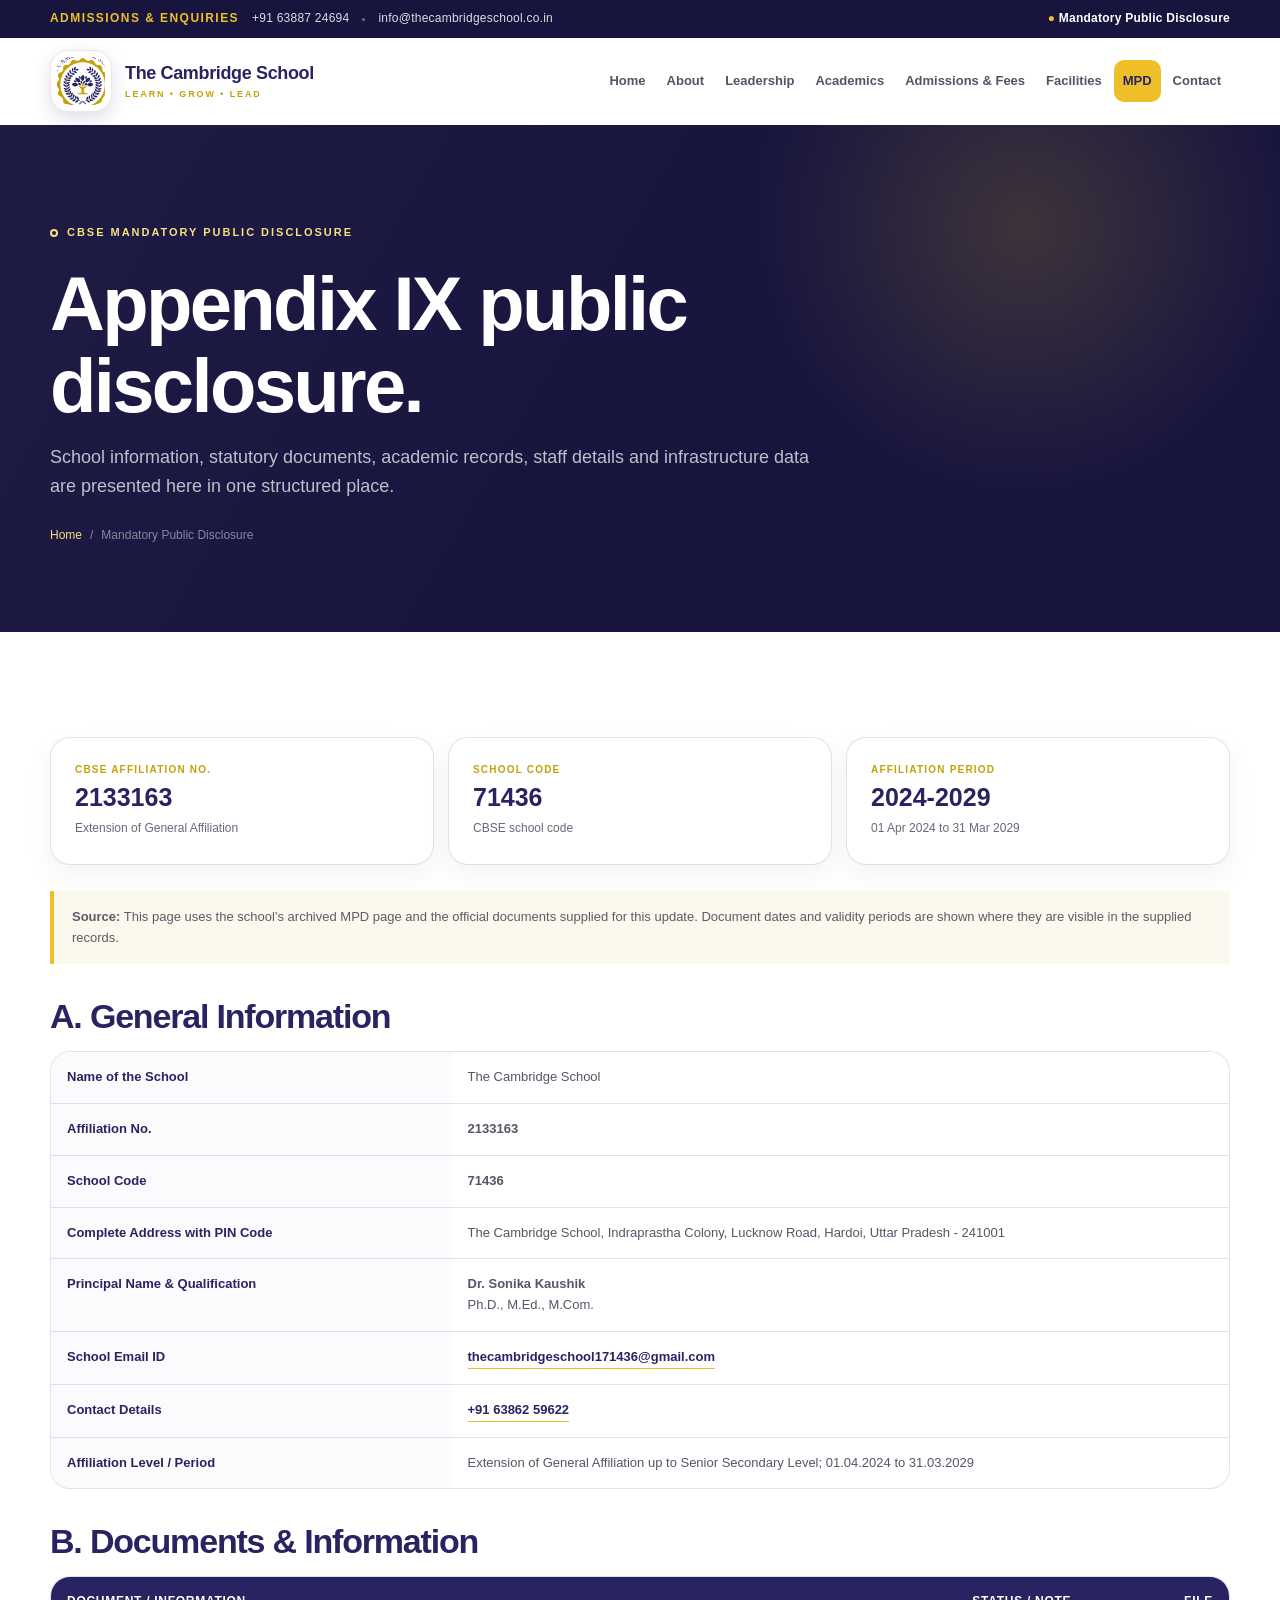
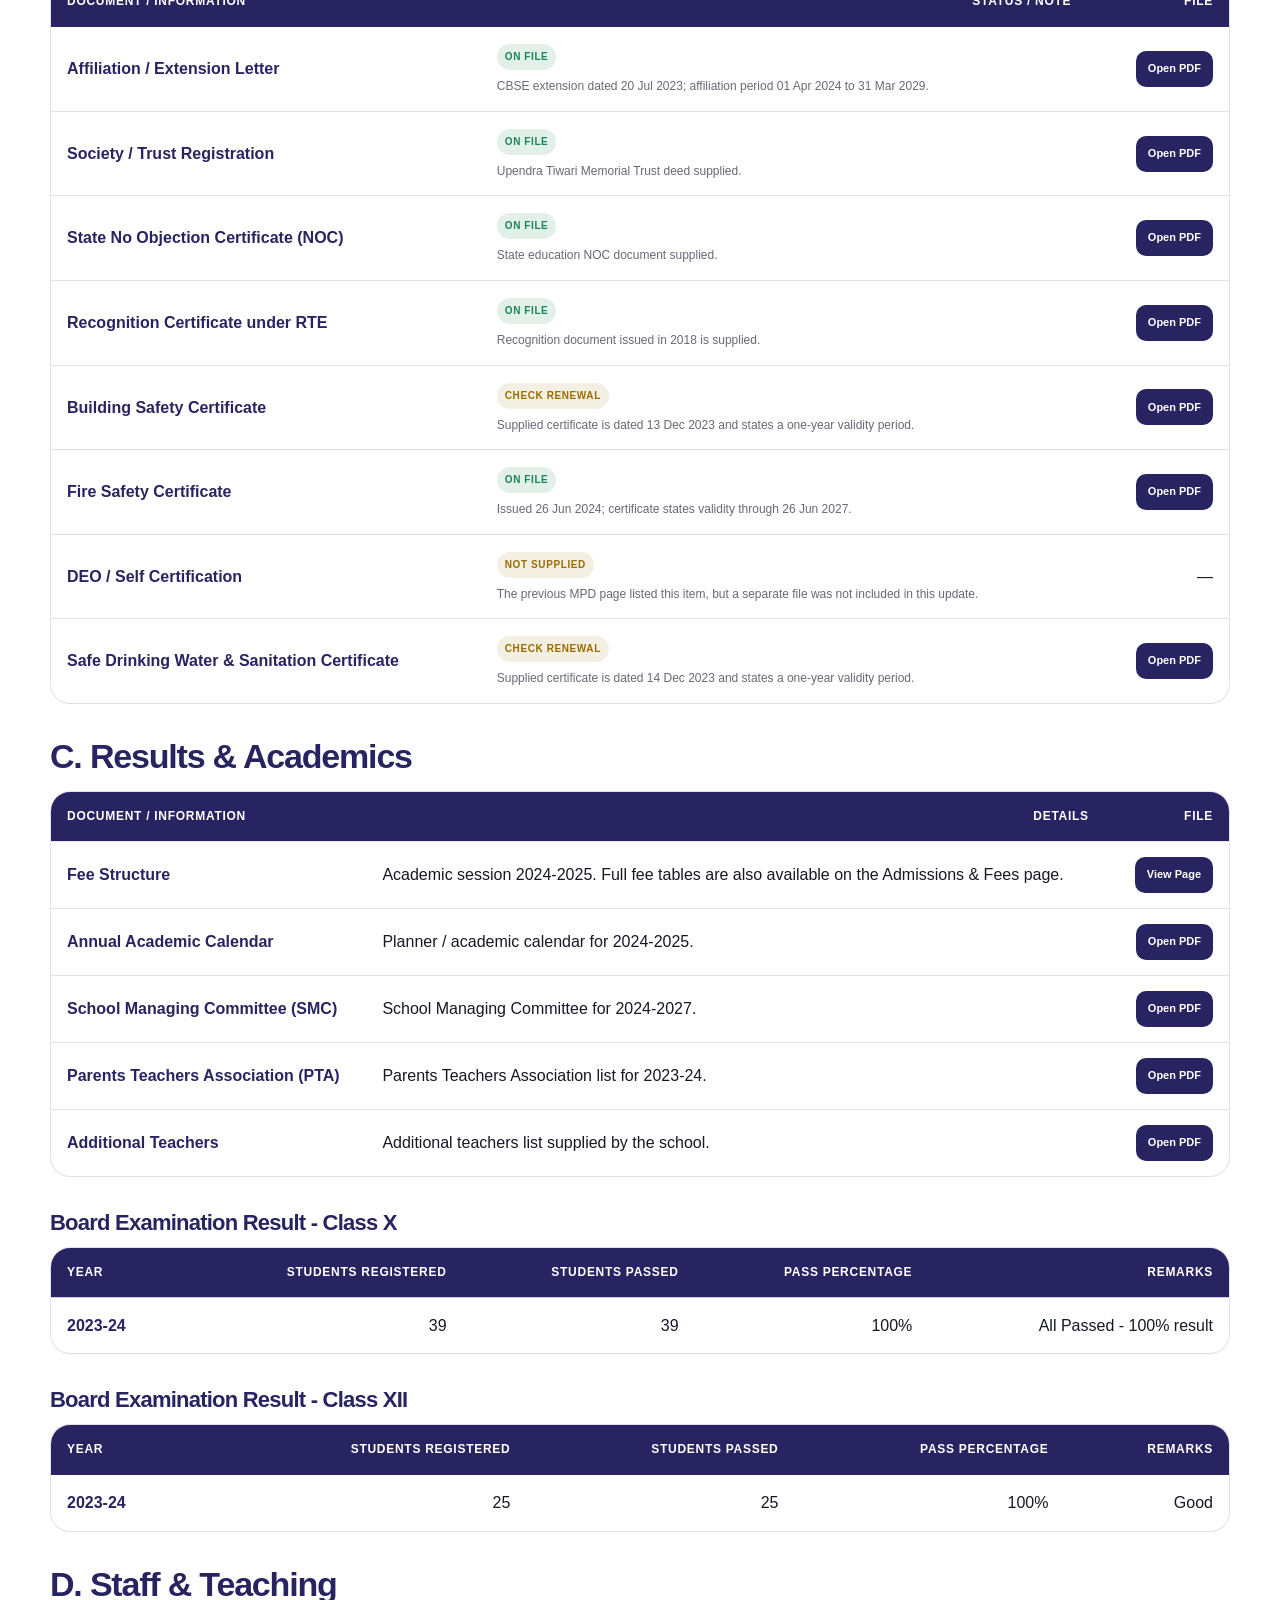
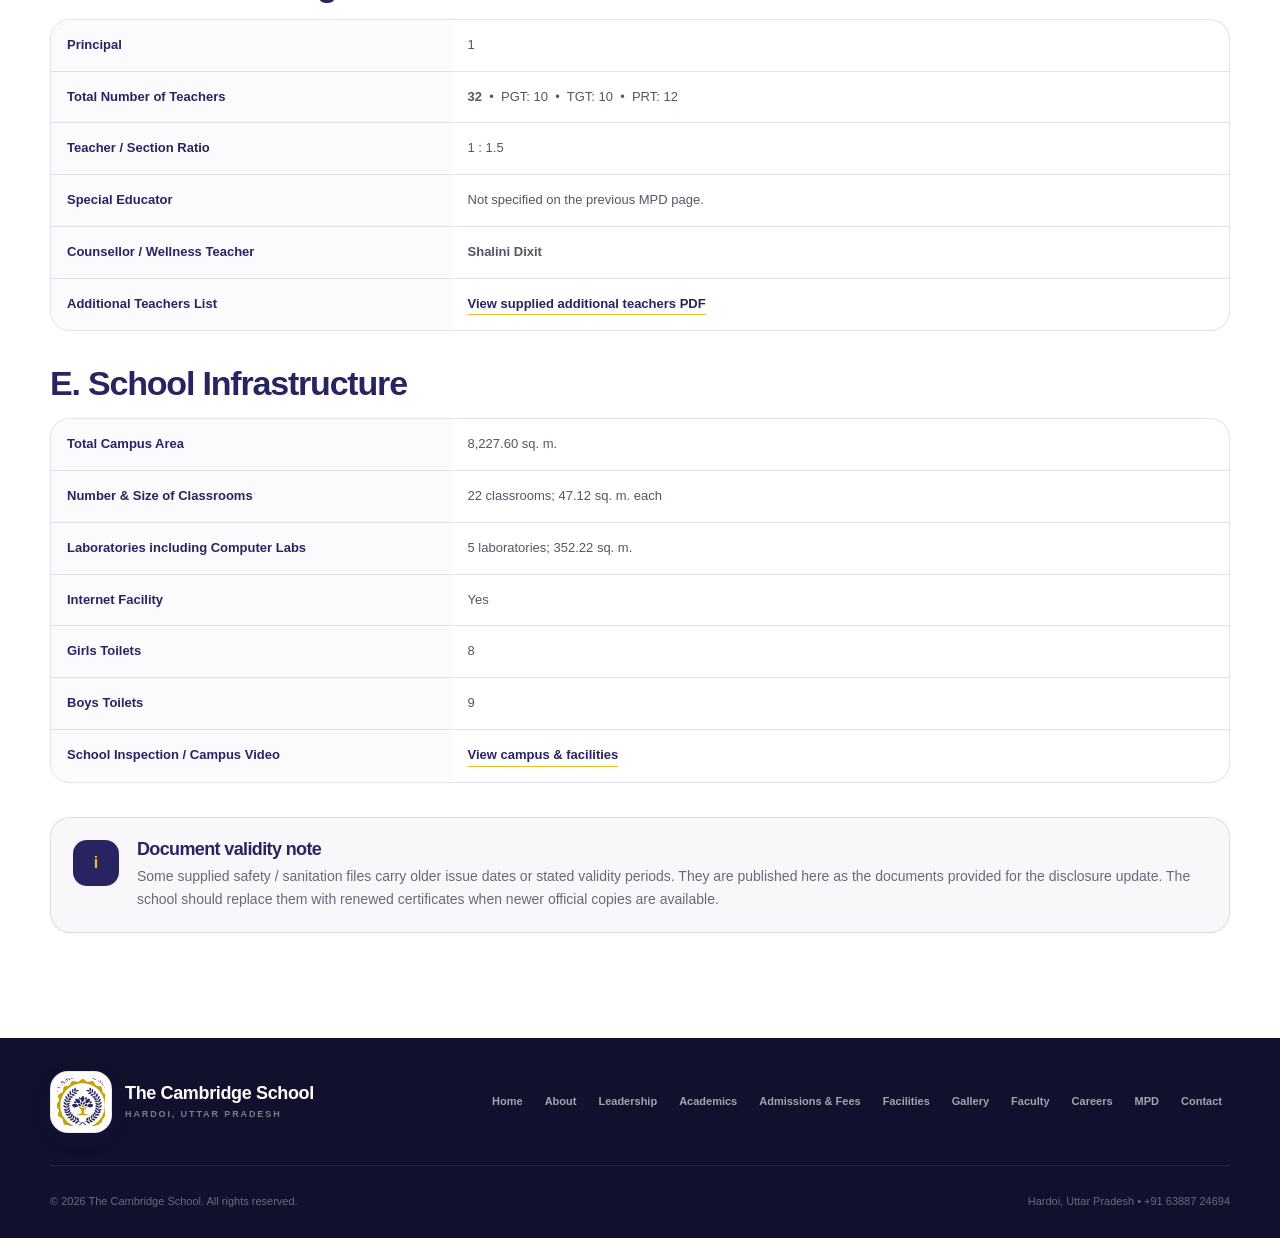
<file: mpd.html>
<!doctype html>
<html lang="en">
<head>
  <meta charset="utf-8">
  <meta name="viewport" content="width=device-width, initial-scale=1">
  <meta name="theme-color" content="#282461">
  <meta name="description" content="CBSE Mandatory Public Disclosure for The Cambridge School, Hardoi, including school information, affiliation, documents, results, staff and infrastructure details.">
  <title>Mandatory Public Disclosure | The Cambridge School, Hardoi</title>
  <link rel="icon" href="images/crest.png">
  <link rel="stylesheet" href="css/style.css">
</head>
<body>
<a class="skip-link" href="#main">Skip to content</a>
<div class="utility-bar"><div class="container utility-inner">
  <div class="utility-left"><span class="utility-label">Admissions & Enquiries</span><a href="tel:+916388724694">+91 63887 24694</a><span class="utility-separator"></span><a href="mailto:info@thecambridgeschool.co.in">info@thecambridgeschool.co.in</a></div>
  <div class="utility-right"><a class="utility-mpd" href="mpd.html"><span>●</span> Mandatory Public Disclosure</a></div>
</div></div>
<header class="site-header" id="site-header"><div class="container nav-wrap">
  <a class="brand" href="index.html" aria-label="The Cambridge School home"><span class="brand-mark"><img src="images/crest.png" alt="The Cambridge School crest"></span><span class="brand-copy"><strong>The Cambridge School</strong><small>Learn • Grow • Lead</small></span></a>
  <button class="menu-toggle" type="button" aria-expanded="false" aria-controls="site-nav" aria-label="Open navigation"><span></span><span></span><span></span></button>
  <nav class="site-nav" id="site-nav" aria-label="Main navigation"><a href="index.html" data-page="index.html">Home</a><a href="about.html" data-page="about.html">About</a><a href="leadership.html" data-page="leadership.html">Leadership</a><a href="academics.html" data-page="academics.html">Academics</a><a href="admissions.html" data-page="admissions.html">Admissions & Fees</a><a href="facilities.html" data-page="facilities.html">Facilities</a><a href="mpd.html" data-page="mpd.html" class="nav-important">MPD</a><a href="contact.html" data-page="contact.html">Contact</a></nav>
</div></header>
<section class="page-hero"><div class="container"><span class="eyebrow eyebrow-light"><span class="eyebrow-dot"></span>CBSE Mandatory Public Disclosure</span><h1>Appendix IX public disclosure.</h1><p>School information, statutory documents, academic records, staff details and infrastructure data are presented here in one structured place.</p><div class="breadcrumb"><a href="index.html">Home</a><span>/</span><span>Mandatory Public Disclosure</span></div></div></section>
<main id="main">
<section class="section"><div class="container">
  <div class="mpd-summary-grid reveal">
    <div class="mpd-summary-card"><small>CBSE Affiliation No.</small><strong>2133163</strong><span>Extension of General Affiliation</span></div>
    <div class="mpd-summary-card"><small>School Code</small><strong>71436</strong><span>CBSE school code</span></div>
    <div class="mpd-summary-card"><small>Affiliation Period</small><strong>2024-2029</strong><span>01 Apr 2024 to 31 Mar 2029</span></div>
  </div>
  <div class="source-note"><strong>Source:</strong> This page uses the school’s archived MPD page and the official documents supplied for this update. Document dates and validity periods are shown where they are visible in the supplied records.</div>

  <div class="disclosure-section reveal"><h2>A. General Information</h2><table class="disclosure-table">
    <tr><th>Name of the School</th><td>The Cambridge School</td></tr>
    <tr><th>Affiliation No.</th><td><strong>2133163</strong></td></tr>
    <tr><th>School Code</th><td><strong>71436</strong></td></tr>
    <tr><th>Complete Address with PIN Code</th><td>The Cambridge School, Indraprastha Colony, Lucknow Road, Hardoi, Uttar Pradesh - 241001</td></tr>
    <tr><th>Principal Name & Qualification</th><td><strong>Dr. Sonika Kaushik</strong><br>Ph.D., M.Ed., M.Com.</td></tr>
    <tr><th>School Email ID</th><td><a class="document-link" href="mailto:thecambridgeschool171436@gmail.com">thecambridgeschool171436@gmail.com</a></td></tr>
    <tr><th>Contact Details</th><td><a class="document-link" href="tel:+916386259622">+91 63862 59622</a></td></tr>
    <tr><th>Affiliation Level / Period</th><td>Extension of General Affiliation up to Senior Secondary Level; 01.04.2024 to 31.03.2029</td></tr>
  </table></div>

  <div class="disclosure-section reveal"><h2>B. Documents & Information</h2><div class="table-wrap"><table class="data-table mpd-doc-table"><thead><tr><th>Document / Information</th><th>Status / Note</th><th>File</th></tr></thead><tbody>
    <tr><th>Affiliation / Extension Letter</th><td><span class="status available">On file</span><span class="document-meta">CBSE extension dated 20 Jul 2023; affiliation period 01 Apr 2024 to 31 Mar 2029.</span></td><td><a class="doc-button" href="documents/affiliation-extension-2029.pdf" target="_blank" rel="noopener">Open PDF</a></td></tr>
    <tr><th>Society / Trust Registration</th><td><span class="status available">On file</span><span class="document-meta">Upendra Tiwari Memorial Trust deed supplied.</span></td><td><a class="doc-button" href="documents/trust-deed.pdf" target="_blank" rel="noopener">Open PDF</a></td></tr>
    <tr><th>State No Objection Certificate (NOC)</th><td><span class="status available">On file</span><span class="document-meta">State education NOC document supplied.</span></td><td><a class="doc-button" href="documents/state-noc.pdf" target="_blank" rel="noopener">Open PDF</a></td></tr>
    <tr><th>Recognition Certificate under RTE</th><td><span class="status available">On file</span><span class="document-meta">Recognition document issued in 2018 is supplied.</span></td><td><a class="doc-button" href="documents/recognition-certificate.pdf" target="_blank" rel="noopener">Open PDF</a></td></tr>
    <tr><th>Building Safety Certificate</th><td><span class="status review">Check renewal</span><span class="document-meta">Supplied certificate is dated 13 Dec 2023 and states a one-year validity period.</span></td><td><a class="doc-button" href="documents/building-safety-certificate.pdf" target="_blank" rel="noopener">Open PDF</a></td></tr>
    <tr><th>Fire Safety Certificate</th><td><span class="status available">On file</span><span class="document-meta">Issued 26 Jun 2024; certificate states validity through 26 Jun 2027.</span></td><td><a class="doc-button" href="documents/fire-safety-certificate.pdf" target="_blank" rel="noopener">Open PDF</a></td></tr>
    <tr><th>DEO / Self Certification</th><td><span class="status pending">Not supplied</span><span class="document-meta">The previous MPD page listed this item, but a separate file was not included in this update.</span></td><td>—</td></tr>
    <tr><th>Safe Drinking Water & Sanitation Certificate</th><td><span class="status review">Check renewal</span><span class="document-meta">Supplied certificate is dated 14 Dec 2023 and states a one-year validity period.</span></td><td><a class="doc-button" href="documents/safe-drinking-water-sanitation.pdf" target="_blank" rel="noopener">Open PDF</a></td></tr>
  </tbody></table></div></div>

  <div class="disclosure-section reveal"><h2>C. Results & Academics</h2><div class="table-wrap"><table class="data-table mpd-doc-table"><thead><tr><th>Document / Information</th><th>Details</th><th>File</th></tr></thead><tbody>
    <tr><th>Fee Structure</th><td>Academic session 2024-2025. Full fee tables are also available on the Admissions & Fees page.</td><td><a class="doc-button" href="admissions.html">View Page</a></td></tr>
    <tr><th>Annual Academic Calendar</th><td>Planner / academic calendar for 2024-2025.</td><td><a class="doc-button" href="documents/academic-calendar-2024-25.pdf" target="_blank" rel="noopener">Open PDF</a></td></tr>
    <tr><th>School Managing Committee (SMC)</th><td>School Managing Committee for 2024-2027.</td><td><a class="doc-button" href="documents/school-managing-committee-2024-27.pdf" target="_blank" rel="noopener">Open PDF</a></td></tr>
    <tr><th>Parents Teachers Association (PTA)</th><td>Parents Teachers Association list for 2023-24.</td><td><a class="doc-button" href="documents/pta-2023-24.pdf" target="_blank" rel="noopener">Open PDF</a></td></tr>
    <tr><th>Additional Teachers</th><td>Additional teachers list supplied by the school.</td><td><a class="doc-button" href="documents/additional-teachers.pdf" target="_blank" rel="noopener">Open PDF</a></td></tr>
  </tbody></table></div>

  <h3 class="mpd-subheading">Board Examination Result - Class X</h3><div class="table-wrap"><table class="data-table"><thead><tr><th>Year</th><th>Students Registered</th><th>Students Passed</th><th>Pass Percentage</th><th>Remarks</th></tr></thead><tbody><tr><th>2023-24</th><td>39</td><td>39</td><td>100%</td><td>All Passed - 100% result</td></tr></tbody></table></div>
  <h3 class="mpd-subheading">Board Examination Result - Class XII</h3><div class="table-wrap"><table class="data-table"><thead><tr><th>Year</th><th>Students Registered</th><th>Students Passed</th><th>Pass Percentage</th><th>Remarks</th></tr></thead><tbody><tr><th>2023-24</th><td>25</td><td>25</td><td>100%</td><td>Good</td></tr></tbody></table></div>
  </div>

  <div class="disclosure-section reveal"><h2>D. Staff & Teaching</h2><table class="disclosure-table">
    <tr><th>Principal</th><td>1</td></tr>
    <tr><th>Total Number of Teachers</th><td><strong>32</strong> &nbsp;•&nbsp; PGT: 10 &nbsp;•&nbsp; TGT: 10 &nbsp;•&nbsp; PRT: 12</td></tr>
    <tr><th>Teacher / Section Ratio</th><td>1 : 1.5</td></tr>
    <tr><th>Special Educator</th><td>Not specified on the previous MPD page.</td></tr>
    <tr><th>Counsellor / Wellness Teacher</th><td><strong>Shalini Dixit</strong></td></tr>
    <tr><th>Additional Teachers List</th><td><a class="document-link" href="documents/additional-teachers.pdf" target="_blank" rel="noopener">View supplied additional teachers PDF</a></td></tr>
  </table></div>

  <div class="disclosure-section reveal"><h2>E. School Infrastructure</h2><table class="disclosure-table">
    <tr><th>Total Campus Area</th><td>8,227.60 sq. m.</td></tr>
    <tr><th>Number & Size of Classrooms</th><td>22 classrooms; 47.12 sq. m. each</td></tr>
    <tr><th>Laboratories including Computer Labs</th><td>5 laboratories; 352.22 sq. m.</td></tr>
    <tr><th>Internet Facility</th><td>Yes</td></tr>
    <tr><th>Girls Toilets</th><td>8</td></tr>
    <tr><th>Boys Toilets</th><td>9</td></tr>
    <tr><th>School Inspection / Campus Video</th><td><a class="document-link" href="facilities.html">View campus & facilities</a></td></tr>
  </table></div>

  <div class="mpd-alert mpd-alert-neutral reveal"><div class="mpd-alert-icon">i</div><div><h3>Document validity note</h3><p>Some supplied safety / sanitation files carry older issue dates or stated validity periods. They are published here as the documents provided for the disclosure update. The school should replace them with renewed certificates when newer official copies are available.</p></div></div>
</div></section>
</main>
<footer class="site-footer"><div class="container footer-top">
  <a class="brand footer-brand" href="index.html"><span class="brand-mark"><img src="images/crest.png" alt=""></span><span class="brand-copy"><strong>The Cambridge School</strong><small>Hardoi, Uttar Pradesh</small></span></a>
  <div class="footer-links"><a href="index.html">Home</a><a href="about.html">About</a><a href="leadership.html">Leadership</a><a href="academics.html">Academics</a><a href="admissions.html">Admissions & Fees</a><a href="facilities.html">Facilities</a><a href="gallery.html">Gallery</a><a href="faculty.html">Faculty</a><a href="careers.html">Careers</a><a href="mpd.html">MPD</a><a href="contact.html">Contact</a></div>
</div><div class="container footer-bottom"><p>© <span id="year"></span> The Cambridge School. All rights reserved.</p><p>Hardoi, Uttar Pradesh • +91 63887 24694</p></div></footer>
<button class="back-to-top" type="button" aria-label="Back to top" title="Back to top">↑</button>
<script src="js/main.js"></script>
</body></html>
</file>
<file: css/style.css>
:root{
  --navy:#282461;
  --navy-deep:#17143e;
  --navy-soft:#3a357d;
  --gold:#c3a207;
  --yellow:#eebf29;
  --yellow-soft:#f8df82;
  --cream:#fbf8ee;
  --paper:#fff;
  --ink:#171727;
  --muted:#686879;
  --line:rgba(40,36,97,.13);
  --success:#198754;
  --warn:#9a6b00;
  --shadow-sm:0 10px 30px rgba(23,20,62,.08);
  --shadow-md:0 24px 60px rgba(23,20,62,.14);
  --shadow-lg:0 34px 90px rgba(23,20,62,.22);
  --radius-sm:14px;
  --radius-md:22px;
  --radius-lg:34px;
  --container:min(1180px,calc(100% - 40px));
}
*{box-sizing:border-box}
html{scroll-behavior:smooth}
body{margin:0;background:var(--paper);color:var(--ink);font-family:Inter,ui-sans-serif,-apple-system,BlinkMacSystemFont,"Segoe UI",Roboto,Helvetica,Arial,sans-serif;line-height:1.6;-webkit-font-smoothing:antialiased}
body.menu-open,body.popup-open{overflow:hidden}
img,video{display:block;max-width:100%}
a{color:inherit;text-decoration:none}
button{font:inherit}
button:disabled{cursor:not-allowed;opacity:.58}
::selection{background:var(--yellow);color:var(--navy)}
.container{width:var(--container);margin-inline:auto}
.skip-link{position:fixed;z-index:9999;left:16px;top:-80px;padding:12px 16px;border-radius:10px;background:var(--yellow);color:var(--navy);font-weight:800;transition:top .2s}.skip-link:focus{top:16px}
.utility-bar{position:relative;z-index:70;background:var(--navy-deep);color:rgba(255,255,255,.85);font-size:12px;letter-spacing:.02em}
.utility-inner{min-height:38px;display:flex;align-items:center;justify-content:space-between;gap:18px}.utility-left,.utility-right{display:flex;align-items:center;gap:13px}.utility-left a:hover,.utility-right a:hover{color:var(--yellow)}.utility-label{color:var(--yellow);font-weight:900;text-transform:uppercase;letter-spacing:.12em}.utility-separator{width:3px;height:3px;border-radius:50%;background:rgba(255,255,255,.38)}.utility-mpd{color:white;font-weight:800}.utility-mpd span{color:var(--yellow)}
.site-header{position:sticky;z-index:60;top:0;background:rgba(255,255,255,.97);backdrop-filter:blur(16px);border-bottom:1px solid transparent;transition:box-shadow .25s,border-color .25s}.site-header.scrolled{box-shadow:0 12px 35px rgba(23,20,62,.08);border-color:var(--line)}
.nav-wrap{min-height:86px;display:flex;align-items:center;justify-content:space-between;gap:24px}.brand{display:inline-flex;align-items:center;gap:13px;min-width:0}.brand-mark{width:57px;height:57px;display:grid;place-items:center;overflow:hidden;border-radius:16px;background:var(--navy);box-shadow:0 7px 18px rgba(40,36,97,.18)}.brand-mark img{width:100%;height:100%;object-fit:contain}.brand-copy{display:grid;line-height:1.18}.brand-copy strong{color:var(--navy);font-size:18px;letter-spacing:-.02em}.brand-copy small{margin-top:5px;color:var(--gold);font-size:9px;font-weight:900;text-transform:uppercase;letter-spacing:.21em}
.site-nav{display:flex;align-items:center;gap:3px}.site-nav>a{padding:11px 9px;border-radius:10px;color:#535366;font-size:13px;font-weight:800;transition:color .2s,background .2s}.site-nav>a:hover,.site-nav>a.active{color:var(--navy);background:rgba(40,36,97,.055)}.site-nav .nav-important{color:var(--navy);background:rgba(238,191,41,.23)}.site-nav .nav-important:hover,.site-nav .nav-important.active{background:var(--yellow)}.site-nav .nav-cta{margin-left:5px;padding-inline:15px;background:var(--navy);color:white;box-shadow:0 8px 18px rgba(40,36,97,.16)}.site-nav .nav-cta:hover{color:var(--navy);background:var(--yellow)}
.menu-toggle{display:none;width:45px;height:45px;padding:0;border:0;border-radius:12px;background:var(--navy);cursor:pointer}.menu-toggle span{display:block;width:20px;height:2px;margin:4px auto;border-radius:3px;background:white;transition:transform .25s,opacity .2s}
.eyebrow{display:inline-flex;align-items:center;gap:9px;color:var(--navy);font-size:11px;font-weight:900;text-transform:uppercase;letter-spacing:.18em}.eyebrow-light{color:var(--yellow-soft)}.eyebrow-dot{width:8px;height:8px;border:2px solid currentColor;border-radius:50%}
h1,h2,h3,h4{margin-top:0;letter-spacing:-.035em;line-height:1.08}h2{font-size:clamp(38px,4.3vw,58px);color:var(--navy)}
.button{min-height:52px;display:inline-flex;align-items:center;justify-content:center;gap:10px;padding:0 21px;border:1px solid transparent;border-radius:14px;font-weight:900;font-size:14px;transition:transform .2s,background .2s,color .2s,border-color .2s}.button:hover{transform:translateY(-2px)}.button-primary{background:var(--yellow);color:var(--navy);box-shadow:0 12px 28px rgba(238,191,41,.2)}.button-primary:hover{background:#f4c93f}.button-navy{background:var(--navy);color:white}.button-navy:hover{background:var(--navy-soft)}.button-ghost{border-color:rgba(255,255,255,.32);background:rgba(255,255,255,.08);color:white;backdrop-filter:blur(12px)}.button-outline{border-color:var(--line);background:white;color:var(--navy)}.button-outline:hover{border-color:rgba(195,162,7,.4);background:var(--cream)}
.hero{position:relative;min-height:760px;display:flex;align-items:stretch;overflow:clip;background:var(--navy-deep);color:white}.hero-video{position:absolute;inset:0;width:100%;height:100%;object-fit:cover;opacity:.56}.hero-overlay{position:absolute;inset:0;background:linear-gradient(92deg,rgba(23,20,62,.97) 0%,rgba(23,20,62,.84) 38%,rgba(23,20,62,.43) 72%,rgba(23,20,62,.55) 100%)}.hero:after{content:"";position:absolute;inset:0;background:radial-gradient(circle at 74% 28%,rgba(238,191,41,.18),transparent 28%),linear-gradient(to top,rgba(23,20,62,.75),transparent 42%);pointer-events:none}.hero-content{position:relative;z-index:3;padding:105px 0 180px;display:grid;grid-template-columns:minmax(0,1.35fr) minmax(310px,.65fr);gap:80px;align-items:center}.hero-copy{max-width:760px}.hero h1{margin:22px 0 24px;max-width:820px;font-size:clamp(54px,6vw,86px);line-height:.98;letter-spacing:-.055em;font-weight:850}.hero h1 span{color:var(--yellow)}.hero-copy>p{max-width:680px;margin:0;color:rgba(255,255,255,.79);font-size:19px;line-height:1.75}.hero-actions{display:flex;flex-wrap:wrap;gap:12px;margin-top:34px}.hero-card{align-self:center;max-width:380px;justify-self:end;padding:30px;border:1px solid rgba(255,255,255,.16);border-radius:28px;background:rgba(255,255,255,.10);backdrop-filter:blur(20px);box-shadow:var(--shadow-lg)}.hero-card-icon{width:44px;height:44px;display:grid;place-items:center;margin-bottom:34px;border-radius:13px;background:var(--yellow);color:var(--navy);font-size:20px}.card-kicker{margin:0 0 7px;color:var(--yellow-soft);font-size:11px;font-weight:900;text-transform:uppercase;letter-spacing:.16em}.hero-card h2{margin:0 0 12px;color:white;font-size:28px}.hero-card p{margin:0;color:rgba(255,255,255,.74);font-size:14px}.value-pills{display:flex;flex-wrap:wrap;gap:7px;margin-top:24px}.value-pills span{padding:7px 10px;border:1px solid rgba(255,255,255,.14);border-radius:999px;color:rgba(255,255,255,.86);font-size:10px;font-weight:800;text-transform:uppercase;letter-spacing:.07em}.hero-bottom{position:absolute;z-index:4;left:0;right:0;bottom:0;border-top:1px solid rgba(255,255,255,.12);background:rgba(23,20,62,.56);backdrop-filter:blur(16px)}.hero-highlights{min-height:104px;display:grid;grid-template-columns:repeat(3,1fr)}.hero-highlights>div{display:flex;align-items:center;gap:16px;padding:18px 28px;border-right:1px solid rgba(255,255,255,.10)}.hero-highlights>div:first-child{padding-left:0}.hero-highlights>div:last-child{border-right:0}.highlight-icon{width:40px;height:40px;flex:0 0 auto;display:grid;place-items:center;border-radius:12px;background:rgba(238,191,41,.14);color:var(--yellow);font-size:11px;font-weight:900}.hero-highlights p{margin:0;display:grid;line-height:1.25}.hero-highlights strong{font-size:13px}.hero-highlights small{margin-top:5px;color:rgba(255,255,255,.57);font-size:11px}
.section{padding:105px 0}.section-soft{background:var(--cream)}.section-gray{background:#f7f7fa}.section-navy{background:var(--navy);color:white}.section-heading{max-width:760px;margin-bottom:46px}.section-heading.centered{margin-inline:auto;text-align:center}.section-heading.centered .eyebrow{justify-content:center}.section-heading h2{margin:12px 0 14px}.section-heading p{margin:0;color:var(--muted);font-size:17px}.section-navy .section-heading h2{color:white}.section-navy .section-heading p{color:rgba(255,255,255,.68)}
.intro-grid{display:grid;grid-template-columns:.92fr 1.08fr;gap:88px;align-items:center}.intro-visual{position:relative;padding:0 0 34px 34px}.image-frame{position:relative;min-height:510px;overflow:hidden;border-radius:var(--radius-lg);box-shadow:var(--shadow-md);background:var(--navy)}.image-frame img{width:100%;height:100%;min-height:510px;object-fit:cover}.image-badge{position:absolute;right:24px;bottom:24px;max-width:245px;display:flex;align-items:center;gap:13px;padding:14px 16px;border-radius:16px;background:rgba(255,255,255,.92);box-shadow:var(--shadow-sm);color:var(--navy);font-size:12px;font-weight:800}.image-badge-number{width:44px;height:44px;display:grid;place-items:center;flex:0 0 auto;border-radius:12px;background:var(--yellow);font-size:11px}.intro-copy h2{margin:13px 0 22px}.intro-copy .lead{color:#424254;font-size:20px;line-height:1.72}.intro-copy p:not(.lead){color:var(--muted)}.text-link{display:inline-flex;align-items:center;gap:8px;margin-top:12px;color:var(--navy);font-weight:900;border-bottom:2px solid var(--yellow);padding-bottom:4px}
.quick-grid{display:grid;grid-template-columns:1.2fr 1fr 1fr 1fr;gap:14px}.quick-card{position:relative;min-height:220px;padding:26px;border:1px solid var(--line);border-radius:22px;background:white;box-shadow:0 12px 38px rgba(23,20,62,.04);transition:transform .22s,box-shadow .22s,border-color .22s}.quick-card:hover{transform:translateY(-5px);box-shadow:var(--shadow-sm);border-color:rgba(195,162,7,.28)}.quick-card.featured{background:var(--navy);color:white;border-color:var(--navy)}.quick-card .mini-icon{width:44px;height:44px;display:grid;place-items:center;border-radius:13px;background:var(--cream);color:var(--gold);font-weight:900}.quick-card.featured .mini-icon{background:var(--yellow);color:var(--navy)}.quick-card h3{margin:34px 0 8px;color:var(--navy);font-size:21px}.quick-card.featured h3{color:white}.quick-card p{margin:0;color:var(--muted);font-size:13px}.quick-card.featured p{color:rgba(255,255,255,.68)}.quick-card .card-arrow{position:absolute;right:22px;bottom:20px;color:var(--gold);font-weight:900}.quick-card.featured .card-arrow{color:var(--yellow)}
.principle-grid{display:grid;grid-template-columns:repeat(4,1fr);gap:16px}.principle-card{position:relative;min-height:300px;padding:28px 25px;overflow:hidden;border:1px solid rgba(40,36,97,.08);border-radius:22px;background:white;box-shadow:0 12px 38px rgba(23,20,62,.04)}.principle-number{position:absolute;right:22px;top:18px;color:rgba(40,36,97,.09);font-size:46px;font-weight:900}.principle-icon{width:48px;height:48px;display:grid;place-items:center;margin:5px 0 44px;border-radius:14px;background:var(--navy);color:var(--yellow);font-size:21px}.principle-card h3{margin:0 0 10px;color:var(--navy);font-size:19px}.principle-card p{margin:0;color:var(--muted);font-size:14px}
.learning-grid{display:grid;grid-template-columns:1.25fr .75fr .75fr;grid-auto-rows:280px;gap:16px}.learning-card{position:relative;overflow:hidden;border-radius:22px;background:#111;isolation:isolate}.learning-card:before{content:"";position:absolute;inset:0;z-index:-2;background-image:var(--card-image);background-size:cover;background-position:center;transition:transform .6s}.learning-card:after{content:"";position:absolute;inset:0;z-index:-1;background:linear-gradient(to top,rgba(23,20,62,.96),rgba(23,20,62,.38) 56%,rgba(23,20,62,.10))}.learning-card:hover:before{transform:scale(1.06)}.learning-card.large{grid-row:span 2}.learning-card.wide{grid-column:span 2}.learning-card-content{position:absolute;left:0;right:0;bottom:0;padding:25px}.learning-card-content>span{color:var(--yellow);font-size:10px;font-weight:900;text-transform:uppercase;letter-spacing:.18em}.learning-card h3{margin:6px 0 8px;font-size:22px}.learning-card p{max-width:500px;margin:0;color:rgba(255,255,255,.70);font-size:13px}
.campus-grid{display:grid;grid-template-columns:.74fr 1.26fr;gap:70px;align-items:center}.campus-copy>p{color:var(--muted);font-size:17px}.campus-points{display:grid;gap:19px;margin-top:34px}.campus-points>div{display:flex;gap:13px}.campus-points>div>span{width:28px;height:28px;display:grid;place-items:center;flex:0 0 auto;border-radius:9px;background:var(--cream);color:var(--gold);font-size:12px;font-weight:900}.campus-points p{margin:0;display:grid}.campus-points strong{color:var(--navy);font-size:14px}.campus-points small{margin-top:4px;color:var(--muted);font-size:12px}.video-shell{padding:12px;border:1px solid var(--line);border-radius:28px;background:white;box-shadow:var(--shadow-md)}.video-shell video{width:100%;aspect-ratio:16/9;border-radius:20px;background:var(--navy-deep);object-fit:cover}.video-caption{display:flex;align-items:center;gap:8px;padding:14px 8px 5px;color:var(--muted);font-size:11px;font-weight:800;text-transform:uppercase;letter-spacing:.1em}.video-dot{width:7px;height:7px;border-radius:50%;background:var(--yellow)}
.page-hero{position:relative;overflow:hidden;padding:94px 0 86px;background:var(--navy-deep);color:white}.page-hero:before{content:"";position:absolute;inset:0;background:radial-gradient(circle at 80% 20%,rgba(238,191,41,.18),transparent 25%),linear-gradient(120deg,rgba(255,255,255,.03),transparent 55%)}.page-hero .container{position:relative}.page-hero h1{max-width:820px;margin:18px 0 16px;color:white;font-size:clamp(48px,6vw,76px)}.page-hero p{max-width:760px;margin:0;color:rgba(255,255,255,.72);font-size:18px}.breadcrumb{display:flex;flex-wrap:wrap;gap:8px;margin-top:26px;color:rgba(255,255,255,.48);font-size:12px}.breadcrumb a{color:var(--yellow-soft)}
.content-grid{display:grid;grid-template-columns:1fr .34fr;gap:56px;align-items:start}.prose{max-width:780px}.prose h2{margin:0 0 18px}.prose h3{margin:32px 0 10px;color:var(--navy);font-size:25px}.prose p{color:var(--muted);font-size:16px;line-height:1.8}.side-card{position:sticky;top:120px;padding:24px;border:1px solid var(--line);border-radius:22px;background:var(--cream)}.side-card h3{margin:0 0 14px;color:var(--navy);font-size:19px}.side-links{display:grid;gap:8px}.side-links a{padding:11px 12px;border-radius:10px;background:white;color:var(--navy);font-size:13px;font-weight:800}.side-links a:hover{background:var(--yellow)}
.tab-shell{border:1px solid var(--line);border-radius:28px;background:white;box-shadow:var(--shadow-sm);overflow:hidden}.tabs{display:grid;grid-template-columns:repeat(3,1fr);gap:0;background:#f4f3f8;border-bottom:1px solid var(--line)}.tab-button{min-height:68px;padding:12px 18px;border:0;border-right:1px solid var(--line);background:transparent;color:var(--muted);font-weight:900;cursor:pointer}.tab-button:last-child{border-right:0}.tab-button.active{background:var(--navy);color:white}.tab-panel{display:none;padding:42px}.tab-panel.active{display:block}.message-layout{display:grid;grid-template-columns:180px 1fr;gap:32px}.message-avatar{width:180px;height:220px;display:grid;place-items:center;border-radius:22px;background:linear-gradient(145deg,var(--navy),var(--navy-soft));color:var(--yellow);font-size:54px;font-weight:900}.message-copy .draft-badge{display:inline-flex;padding:6px 9px;border-radius:999px;background:rgba(238,191,41,.18);color:#7b6200;font-size:10px;font-weight:900;text-transform:uppercase;letter-spacing:.08em}.message-copy h2{margin:13px 0 16px;font-size:38px}.message-copy p{color:var(--muted);line-height:1.85}.message-signoff{margin-top:22px;padding-top:18px;border-top:1px solid var(--line);color:var(--navy);font-weight:900}.source-note{margin-top:24px;padding:16px 18px;border-left:4px solid var(--yellow);background:var(--cream);color:#5d5b66;font-size:13px}
.fee-overview{display:grid;grid-template-columns:1fr .9fr;gap:38px;align-items:start}.fee-preview{padding:14px;border:1px solid var(--line);border-radius:24px;background:white;box-shadow:var(--shadow-sm)}.fee-preview img{width:100%;border-radius:16px}.fee-summary{padding:30px;border-radius:24px;background:var(--navy);color:white}.fee-summary h2{color:white;font-size:40px}.fee-summary p{color:rgba(255,255,255,.68)}.fee-note{padding:14px 16px;border-radius:14px;background:rgba(238,191,41,.14);color:var(--yellow-soft);font-size:13px}.table-wrap{overflow:auto;border:1px solid var(--line);border-radius:20px;background:white}.data-table{width:100%;min-width:780px;border-collapse:collapse}.data-table th,.data-table td{padding:15px 16px;border-bottom:1px solid var(--line);text-align:right;white-space:nowrap}.data-table th:first-child,.data-table td:first-child{text-align:left}.data-table thead th{background:var(--navy);color:white;font-size:12px;text-transform:uppercase;letter-spacing:.06em}.data-table tbody th{color:var(--navy)}.data-table tbody tr:last-child>*{border-bottom:0}.data-table .total-row>*{background:var(--cream);font-weight:900;color:var(--navy)}.transport-grid{display:grid;grid-template-columns:repeat(2,1fr);gap:14px;margin-top:18px}.transport-card{padding:22px;border:1px solid var(--line);border-radius:18px;background:white}.transport-card strong{display:block;color:var(--navy);font-size:21px}.transport-card span{color:var(--muted);font-size:13px}
.mpd-alert{display:grid;grid-template-columns:auto 1fr;gap:18px;align-items:start;padding:22px;border:1px solid rgba(195,162,7,.3);border-radius:20px;background:#fffaf0}.mpd-alert-icon{width:46px;height:46px;display:grid;place-items:center;border-radius:14px;background:var(--yellow);color:var(--navy);font-weight:900}.mpd-alert h3{margin:0 0 6px;color:var(--navy);font-size:18px}.mpd-alert p{margin:0;color:var(--muted);font-size:14px}.disclosure-section{margin-top:34px}.disclosure-section h2{font-size:34px;margin-bottom:16px}.disclosure-table{width:100%;border-collapse:separate;border-spacing:0;border:1px solid var(--line);border-radius:20px;overflow:hidden;background:white}.disclosure-table th,.disclosure-table td{padding:15px 16px;border-bottom:1px solid var(--line);vertical-align:top;text-align:left}.disclosure-table tr:last-child>*{border-bottom:0}.disclosure-table th{width:34%;color:var(--navy);background:#fbfbfd;font-size:13px}.disclosure-table td{color:#555566;font-size:13px}.status{display:inline-flex;align-items:center;padding:5px 8px;border-radius:999px;font-size:10px;font-weight:900;text-transform:uppercase;letter-spacing:.06em}.status.available{background:rgba(25,135,84,.12);color:var(--success)}.status.pending{background:rgba(154,107,0,.11);color:var(--warn)}.document-link{display:inline-flex;align-items:center;gap:6px;color:var(--navy);font-weight:900;border-bottom:1px solid var(--yellow)}
.card-grid-3{display:grid;grid-template-columns:repeat(3,1fr);gap:16px}.info-card{padding:27px;border:1px solid var(--line);border-radius:22px;background:white;box-shadow:0 12px 36px rgba(23,20,62,.04)}.info-card .mini-icon{width:46px;height:46px;display:grid;place-items:center;border-radius:14px;background:var(--navy);color:var(--yellow);font-weight:900}.info-card h3{margin:28px 0 9px;color:var(--navy);font-size:21px}.info-card p{margin:0;color:var(--muted);font-size:14px}.gallery-grid{display:grid;grid-template-columns:repeat(3,1fr);gap:15px}.gallery-card{overflow:hidden;border-radius:20px;background:var(--navy);box-shadow:var(--shadow-sm)}.gallery-card img{width:100%;aspect-ratio:4/3;object-fit:cover}.gallery-card figcaption{padding:14px 16px;color:white;font-size:13px;font-weight:800}
.contact-section{position:relative;overflow:hidden;padding:96px 0;background:var(--navy-deep);color:white}.contact-section:before{content:"";position:absolute;width:520px;height:520px;left:-270px;bottom:-330px;border-radius:50%;border:90px solid rgba(238,191,41,.07)}.contact-grid{position:relative;z-index:1;display:grid;grid-template-columns:1fr 1fr;gap:90px;align-items:center}.contact-copy h2{color:white}.contact-copy>p{max-width:560px;color:rgba(255,255,255,.65);font-size:17px}.contact-actions{display:flex;flex-wrap:wrap;gap:12px;margin-top:30px}.contact-cards{display:grid;gap:10px}.contact-cards>a,.contact-card-static{min-height:82px;display:grid;grid-template-columns:48px 1fr auto;gap:14px;align-items:center;padding:14px 18px;border:1px solid rgba(255,255,255,.10);border-radius:18px;background:rgba(255,255,255,.07)}.contact-card-icon{width:44px;height:44px;display:grid;place-items:center;border-radius:13px;background:var(--yellow);color:var(--navy);font-weight:900}.contact-cards small,.contact-cards strong{display:block}.contact-cards small{color:rgba(255,255,255,.46);font-size:9px;text-transform:uppercase;letter-spacing:.14em;font-weight:900}.contact-cards strong{margin-top:3px;color:white;font-size:13px;overflow-wrap:anywhere}.contact-cards>a>span:last-child{color:var(--yellow)}
.site-footer{background:#11102d;color:white}.footer-top{min-height:128px;display:flex;align-items:center;justify-content:space-between;gap:30px;border-bottom:1px solid rgba(255,255,255,.08)}.footer-brand .brand-copy strong{color:white}.footer-brand .brand-copy small{color:rgba(255,255,255,.45)}.footer-links{display:flex;flex-wrap:wrap;justify-content:flex-end;gap:6px}.footer-links a{padding:9px 8px;color:rgba(255,255,255,.62);font-size:11px;font-weight:700}.footer-links a:hover{color:var(--yellow)}.footer-bottom{min-height:72px;display:flex;align-items:center;justify-content:space-between;gap:20px;color:rgba(255,255,255,.38);font-size:11px}.footer-bottom p{margin:0}
.back-to-top{position:fixed;z-index:40;right:20px;bottom:20px;width:45px;height:45px;border:0;border-radius:13px;background:var(--yellow);color:var(--navy);box-shadow:var(--shadow-sm);font-size:20px;font-weight:900;cursor:pointer;opacity:0;visibility:hidden;transform:translateY(10px);transition:.2s}.back-to-top.visible{opacity:1;visibility:visible;transform:translateY(0)}
.welcome-popup[hidden]{display:none!important}.welcome-popup{position:fixed;inset:0;z-index:1000;display:grid;place-items:center;padding:24px}.welcome-popup-backdrop{position:absolute;inset:0;background:rgba(20,18,56,.78);backdrop-filter:blur(9px)}.welcome-popup-card{position:relative;z-index:1;width:min(460px,calc(100vw - 34px));max-height:calc(100vh - 44px);overflow:auto;border:1px solid rgba(238,191,41,.34);border-radius:24px;background:#fff;box-shadow:0 28px 90px rgba(13,12,37,.36)}.welcome-popup-card img{width:100%;border-radius:0 0 24px 24px}.welcome-popup-heading{display:flex;align-items:center;justify-content:space-between;gap:18px;padding:15px 58px 15px 18px;background:var(--navy);color:white}.welcome-popup-heading span{color:var(--yellow);font-size:10px;font-weight:900;text-transform:uppercase;letter-spacing:.14em}.welcome-popup-heading strong{font-size:13px;text-align:right}.welcome-popup-close{position:absolute;z-index:3;top:10px;right:10px;width:38px;height:38px;padding:0;border:0;border-radius:50%;background:var(--yellow);color:var(--navy);font:700 26px/38px Arial,sans-serif;cursor:pointer}
.poster-modal{max-width:min(760px,calc(100% - 36px));max-height:calc(100vh - 36px);padding:0;border:0;border-radius:20px;background:transparent}.poster-modal::backdrop{background:rgba(17,16,45,.86);backdrop-filter:blur(8px)}.poster-modal img{max-height:calc(100vh - 40px);margin:auto;border-radius:16px;box-shadow:var(--shadow-lg)}.modal-close{position:absolute;z-index:2;top:-13px;right:-13px;width:38px;height:38px;border:0;border-radius:50%;background:var(--yellow);color:var(--navy);font-size:24px;cursor:pointer}
.reveal{opacity:0;transform:translateY(22px);transition:opacity .75s,transform .75s cubic-bezier(.2,.8,.2,1)}.reveal.in-view{opacity:1;transform:translateY(0)}
@media(max-width:1080px){.site-nav>a{padding-inline:7px;font-size:12px}.hero-content{grid-template-columns:1fr .58fr;gap:36px}.quick-grid{grid-template-columns:1fr 1fr}.principle-grid{grid-template-columns:1fr 1fr}.content-grid{grid-template-columns:1fr}.side-card{position:static}.card-grid-3{grid-template-columns:1fr 1fr}}
@media(max-width:930px){.utility-right{display:none}.menu-toggle{display:block}.site-nav{position:fixed;z-index:100;top:86px;left:20px;right:20px;display:grid;gap:4px;padding:14px;border:1px solid var(--line);border-radius:18px;background:rgba(255,255,255,.99);box-shadow:var(--shadow-lg);opacity:0;visibility:hidden;transform:translateY(-10px);transition:.2s}.site-nav.open{opacity:1;visibility:visible;transform:translateY(0)}.site-nav>a{padding:13px 14px;font-size:13px}.site-nav .nav-cta{margin:5px 0 0;text-align:center}.menu-toggle[aria-expanded=true] span:nth-child(1){transform:translateY(6px) rotate(45deg)}.menu-toggle[aria-expanded=true] span:nth-child(2){opacity:0}.menu-toggle[aria-expanded=true] span:nth-child(3){transform:translateY(-6px) rotate(-45deg)}.hero{min-height:860px}.hero-content{grid-template-columns:1fr;padding-top:90px;padding-bottom:170px}.hero-card{display:none}.intro-grid,.campus-grid,.contact-grid,.fee-overview{grid-template-columns:1fr}.learning-grid{grid-template-columns:1fr 1fr}.learning-card.large{grid-row:span 1}.learning-card.wide{grid-column:span 2}.message-layout{grid-template-columns:140px 1fr}.message-avatar{width:140px;height:180px}.gallery-grid{grid-template-columns:1fr 1fr}}
@media(max-width:680px){:root{--container:min(100% - 28px,1180px)}.utility-bar{display:none}.nav-wrap{min-height:74px}.site-nav{top:74px;left:14px;right:14px}.brand-mark{width:48px;height:48px;border-radius:14px}.brand-copy strong{font-size:15px}.brand-copy small{font-size:8px}.hero{min-height:800px}.hero-content{padding-top:78px;padding-bottom:195px}.hero h1{font-size:clamp(45px,13vw,64px)}.hero-copy>p{font-size:16px}.hero-actions .button{width:100%}.hero-highlights{grid-template-columns:1fr;padding:12px 0}.hero-highlights>div{padding:8px 0;border-right:0}.hero-highlights small{display:none}.section{padding:76px 0}.intro-visual{padding:0 0 20px 14px}.image-frame,.image-frame img{min-height:360px}.quick-grid,.principle-grid,.card-grid-3,.gallery-grid{grid-template-columns:1fr}.learning-grid{grid-template-columns:1fr;grid-auto-rows:270px}.learning-card.wide{grid-column:span 1}.page-hero{padding:70px 0 64px}.page-hero h1{font-size:46px}.tabs{grid-template-columns:1fr}.tab-button{border-right:0;border-bottom:1px solid var(--line)}.tab-button:last-child{border-bottom:0}.tab-panel{padding:24px 20px}.message-layout{grid-template-columns:1fr}.message-avatar{width:100%;height:130px;font-size:40px}.transport-grid{grid-template-columns:1fr}.disclosure-table,.disclosure-table tbody,.disclosure-table tr,.disclosure-table th,.disclosure-table td{display:block;width:100%}.disclosure-table tr{border-bottom:1px solid var(--line)}.disclosure-table tr:last-child{border-bottom:0}.disclosure-table th,.disclosure-table td{border:0}.disclosure-table th{padding-bottom:5px}.disclosure-table td{padding-top:5px}.contact-grid{gap:45px}.footer-top{padding:30px 0;align-items:flex-start;flex-direction:column}.footer-links{justify-content:flex-start}.footer-bottom{padding:22px 0;align-items:flex-start;flex-direction:column}.welcome-popup{padding:14px}.welcome-popup-card{border-radius:18px}.welcome-popup-heading{align-items:flex-start;flex-direction:column;gap:2px;padding-right:58px}}
@media(prefers-reduced-motion:reduce){html{scroll-behavior:auto}*,*:before,*:after{animation-duration:.01ms!important;animation-iteration-count:1!important;transition-duration:.01ms!important}.reveal{opacity:1;transform:none}.hero-video{display:none}.hero{background:var(--navy-deep) url('../images/campus-hero.jpg') center/cover no-repeat}}

/* 2026-08-29 admissions + MPD update */
.fee-note-light{max-width:920px;margin-top:24px;background:var(--cream);color:#5d5b66;border:1px solid rgba(195,162,7,.24)}
.fee-source-grid{display:grid;grid-template-columns:minmax(0,.86fr) minmax(320px,1.14fr);gap:34px;align-items:center}.fee-source-image{padding:12px;border:1px solid var(--line);border-radius:24px;background:white;box-shadow:var(--shadow-sm);cursor:zoom-in}.fee-source-image img{width:100%;border-radius:16px}.fee-source-card{padding:34px;border:1px solid var(--line);border-radius:24px;background:white;box-shadow:0 12px 36px rgba(23,20,62,.05)}.fee-source-card h3{margin:12px 0 12px;color:var(--navy);font-size:30px}.fee-source-card p{margin:0;color:var(--muted)}.fee-reference-actions{display:flex;flex-wrap:wrap;gap:10px;margin-top:24px}
.mpd-summary-grid{display:grid;grid-template-columns:repeat(3,1fr);gap:14px;margin-bottom:26px}.mpd-summary-card{padding:24px;border:1px solid var(--line);border-radius:20px;background:white;box-shadow:0 10px 28px rgba(23,20,62,.05)}.mpd-summary-card small{display:block;color:var(--gold);font-size:10px;font-weight:900;text-transform:uppercase;letter-spacing:.12em}.mpd-summary-card strong{display:block;margin:5px 0 3px;color:var(--navy);font-size:25px;line-height:1.15}.mpd-summary-card span{color:var(--muted);font-size:12px}.mpd-doc-table th:first-child{min-width:300px}.mpd-doc-table td:nth-child(2){min-width:360px;text-align:left;white-space:normal}.mpd-doc-table td:last-child{min-width:120px}.document-meta{display:block;margin-top:7px;color:var(--muted);font-size:12px;line-height:1.55}.doc-button{display:inline-flex;align-items:center;justify-content:center;min-height:36px;padding:0 12px;border-radius:10px;background:var(--navy);color:white;font-size:11px;font-weight:900;white-space:nowrap}.doc-button:hover{background:var(--yellow);color:var(--navy)}.status.review{background:rgba(154,107,0,.11);color:var(--warn)}.mpd-subheading{margin:34px 0 12px;color:var(--navy);font-size:22px}.mpd-alert-neutral{margin-top:34px;border-color:var(--line);background:#f8f8fb}.mpd-alert-neutral .mpd-alert-icon{background:var(--navy);color:var(--yellow)}
@media(max-width:930px){.fee-source-grid{grid-template-columns:1fr}.mpd-summary-grid{grid-template-columns:1fr 1fr}}
@media(max-width:680px){.fee-reference-actions .button{width:100%}.mpd-summary-grid{grid-template-columns:1fr}.mpd-summary-card{padding:20px}.mpd-doc-table td:nth-child(2){min-width:300px}}

/* 2026-08-29 contact map + current-location directions */
.location-layout{display:grid;grid-template-columns:minmax(0,1.35fr) minmax(330px,.65fr);gap:28px;align-items:stretch;margin-top:36px}.school-map{min-height:520px;overflow:hidden;border:1px solid var(--line);border-radius:28px;background:#e9e8ef;box-shadow:var(--shadow-md)}.school-map iframe{display:block;width:100%;height:100%;min-height:520px;border:0}.directions-card{padding:32px;border:1px solid var(--line);border-radius:28px;background:white;box-shadow:var(--shadow-sm)}.directions-card h3{margin:10px 0 22px;color:var(--navy);font-size:30px;line-height:1.15}.route-inputs{position:relative;padding:4px 0 6px}.route-field{position:relative;display:grid;grid-template-columns:24px 1fr;gap:12px;align-items:flex-start;padding:12px 0}.route-field small{display:block;margin-bottom:3px;color:var(--muted);font-size:9px;font-weight:900;text-transform:uppercase;letter-spacing:.12em}.route-field strong{display:block;color:var(--ink);font-size:14px;line-height:1.4}.route-field span:not(.route-marker){display:block;margin-top:4px;color:var(--muted);font-size:12px;line-height:1.5}.route-marker{position:relative;z-index:2;width:13px;height:13px;margin:5px 0 0 4px;border:3px solid white;border-radius:50%;box-shadow:0 0 0 2px var(--navy)}.route-marker-start{background:var(--navy)}.route-marker-destination{background:var(--yellow);box-shadow:0 0 0 2px var(--gold)}.route-line{position:absolute;left:10px;top:31px;bottom:37px;width:2px;background:repeating-linear-gradient(to bottom,var(--line) 0 5px,transparent 5px 9px)}.directions-button,.map-open-button{width:100%;margin-top:13px}.map-open-button{display:flex}.location-status{margin:18px 0 0;color:var(--muted);font-size:11px;line-height:1.55}.info-card[href="#school-location"]{cursor:pointer}
@media(max-width:930px){.location-layout{grid-template-columns:1fr}.school-map,.school-map iframe{min-height:430px}}
@media(max-width:680px){.school-map,.school-map iframe{min-height:360px}.directions-card{padding:24px}.directions-card h3{font-size:25px}}


/* 2026-08-29 logo visibility + Google Maps-style route inputs */
.brand-mark{width:62px;height:62px;padding:6px;overflow:visible;border:1px solid rgba(40,36,97,.10);border-radius:18px;background:#fff;box-shadow:0 7px 18px rgba(40,36,97,.14)}
.brand-mark img{display:block;width:100%;height:100%;object-fit:contain;border-radius:12px}
.footer-brand .brand-mark{background:#fff}
.route-field-input{cursor:default}
.route-input-copy{display:block;min-width:0;width:100%}
.route-input-copy input{display:block;width:100%;height:44px;margin:3px 0 0;padding:0 13px;border:1px solid var(--line);border-radius:11px;outline:0;background:#f8f8fb;color:var(--ink);font:inherit;font-size:13px;font-weight:750;box-shadow:inset 0 1px 2px rgba(40,36,97,.03)}
.route-input-copy input:focus{border-color:rgba(40,36,97,.35);box-shadow:0 0 0 3px rgba(40,36,97,.07)}
.route-input-copy>span{display:block;margin-top:5px;color:var(--muted);font-size:11px;line-height:1.45}
@media(max-width:680px){.brand-mark{width:52px;height:52px;padding:5px;border-radius:15px}.brand-mark img{border-radius:10px}}

/* 2026-08-29 leadership compact profile layout */
.leadership-hero{padding-bottom:72px}
.leadership-section{background:linear-gradient(180deg,#fff 0%,#fbfafe 100%)}
.leadership-heading{max-width:760px;margin-bottom:30px}
.leadership-heading h2{margin:12px 0 14px;font-size:clamp(36px,4vw,54px)}
.leadership-heading p{max-width:680px}
.leadership-shell{overflow:hidden;border:1px solid var(--line);border-radius:24px;background:#fff;box-shadow:0 18px 55px rgba(23,20,62,.08)}
.leadership-tabs{display:grid;grid-template-columns:repeat(3,1fr);margin:0;border-bottom:1px solid var(--line);background:#faf9fc}
.leadership-tabs .tab-button{min-height:64px;padding:14px 20px;border:0!important;border-right:1px solid var(--line)!important;border-radius:0;background:transparent;color:#666477;font-size:12px;font-weight:900;letter-spacing:.01em;transition:background .2s,color .2s,box-shadow .2s}
.leadership-tabs .tab-button:last-child{border-right:0!important}
.leadership-tabs .tab-button:hover{background:#fff;color:var(--navy)}
.leadership-tabs .tab-button.active{position:relative;background:#fff;color:var(--navy);box-shadow:inset 0 -3px 0 var(--yellow)}
.leadership-panel{padding:0}
.leadership-message-row{display:grid;grid-template-columns:190px minmax(0,1fr);gap:38px;align-items:start;padding:38px 42px 40px}
.leadership-person{width:190px}
.message-avatar{position:relative;width:180px;height:205px;overflow:hidden;border:1px solid rgba(40,36,97,.12);border-radius:18px;background:#f2f0f7;box-shadow:0 12px 28px rgba(23,20,62,.10)}
.message-avatar:after{content:"";position:absolute;left:0;right:0;bottom:0;height:4px;background:linear-gradient(90deg,var(--gold),var(--yellow),var(--gold))}
.message-avatar img{display:block;width:100%;height:100%;object-fit:cover;object-position:center 22%}
#vice-chairman .message-avatar img{object-position:center 26%}
.principal-avatar{background:linear-gradient(145deg,#f8f7fc,#e8e6f2)}
.principal-avatar img{object-fit:contain;object-position:center bottom;padding:8px 4px 0}
.person-role{padding:14px 4px 0}
.person-role strong{display:block;color:var(--navy);font-size:15px;line-height:1.2}
.person-role span{display:block;margin-top:5px;color:var(--muted);font-size:10px;font-weight:700;line-height:1.35}
.message-copy{position:relative;min-width:0;padding:2px 8px 0 0}
.leadership-kicker{display:inline-flex;align-items:center;gap:9px;color:var(--gold);font-size:10px;font-weight:950;text-transform:uppercase;letter-spacing:.15em}
.leadership-kicker:before{content:"";width:24px;height:2px;border-radius:999px;background:var(--yellow)}
.message-copy h2{margin:12px 0 16px;color:var(--navy);font-size:clamp(29px,3vw,40px);letter-spacing:-.035em;line-height:1.1}
.message-copy p{max-width:800px;margin:0 0 14px;color:#696878;font-size:14.5px;line-height:1.78}
.message-copy .message-lead{color:#363548;font-size:16.5px;font-weight:720;line-height:1.65}
.message-signoff{display:inline-flex;align-items:center;gap:9px;margin-top:8px;padding-top:16px;border-top:1px solid var(--line);color:var(--navy);font-size:11px;font-weight:850;letter-spacing:.02em}
.message-signoff:before{content:"";width:24px;height:3px;border-radius:99px;background:var(--yellow)}
@media(max-width:860px){
  .leadership-message-row{grid-template-columns:160px minmax(0,1fr);gap:28px;padding:32px}
  .leadership-person{width:160px}
  .message-avatar{width:152px;height:176px}
  .message-copy h2{font-size:31px}
}
@media(max-width:680px){
  .leadership-tabs{grid-template-columns:1fr}
  .leadership-tabs .tab-button{min-height:52px;text-align:left;border-right:0!important;border-bottom:1px solid var(--line)!important}
  .leadership-tabs .tab-button:last-child{border-bottom:0!important}
  .leadership-tabs .tab-button.active{box-shadow:inset 4px 0 0 var(--yellow)}
  .leadership-message-row{grid-template-columns:116px minmax(0,1fr);gap:18px;padding:24px 20px 28px}
  .leadership-person{width:116px}
  .message-avatar{width:110px;height:132px;border-radius:14px}
  .person-role{padding-top:10px}
  .person-role strong{font-size:12px}
  .person-role span{font-size:9px}
  .message-copy{padding-right:0}
  .leadership-kicker{font-size:8.5px;letter-spacing:.12em}
  .leadership-kicker:before{width:16px}
  .message-copy h2{margin:9px 0 12px;font-size:24px}
  .message-copy p{font-size:13px;line-height:1.68}
  .message-copy .message-lead{font-size:14px;line-height:1.6}
  .message-signoff{font-size:10px}
}
@media(max-width:470px){
  .leadership-message-row{grid-template-columns:92px minmax(0,1fr);gap:14px;padding:20px 16px 24px}
  .leadership-person{width:92px}
  .message-avatar{width:88px;height:108px;border-radius:12px}
  .person-role strong{font-size:11px}
  .person-role span{display:none}
  .message-copy h2{font-size:21px}
  .message-copy .message-lead{font-size:13.5px}
}


/* 2026-08-29 Careers & Recruitment page */
.careers-hero{padding:86px 0 82px}
.careers-hero-grid{position:relative;display:grid;grid-template-columns:minmax(0,1.35fr) minmax(310px,.65fr);gap:64px;align-items:center}
.careers-hero h1{max-width:850px;margin-bottom:18px}
.careers-hero p{max-width:760px}
.careers-hero-actions{display:flex;flex-wrap:wrap;gap:12px;margin-top:30px}
.careers-hero-card{position:relative;overflow:hidden;padding:30px;border:1px solid rgba(255,255,255,.12);border-radius:26px;background:linear-gradient(145deg,rgba(255,255,255,.10),rgba(255,255,255,.045));box-shadow:0 28px 70px rgba(0,0,0,.18);backdrop-filter:blur(14px)}
.careers-hero-card:before{content:"";position:absolute;width:130px;height:130px;right:-42px;top:-42px;border-radius:50%;background:rgba(238,191,41,.16)}
.careers-card-kicker{position:relative;display:block;margin-bottom:12px;color:var(--yellow);font-size:10px;font-weight:950;text-transform:uppercase;letter-spacing:.16em}
.careers-hero-card>strong{position:relative;display:block;color:#fff;font-size:24px;line-height:1.2}
.careers-hero-card>p{position:relative;margin:8px 0 20px;color:rgba(255,255,255,.68);font-size:13px}
.careers-mini-list{position:relative;display:flex;flex-wrap:wrap;gap:8px}
.careers-mini-list span{padding:7px 10px;border:1px solid rgba(255,255,255,.11);border-radius:999px;background:rgba(255,255,255,.065);color:#fff;font-size:10px;font-weight:800}

.careers-intro-section{background:#fff}
.careers-intro-grid{display:grid;grid-template-columns:minmax(0,.8fr) minmax(0,1.2fr);gap:64px;align-items:start}
.careers-intro-grid .section-heading{margin-bottom:0;position:sticky;top:130px}
.careers-values-grid{display:grid;grid-template-columns:1fr 1fr;gap:16px}
.careers-value-card{position:relative;min-height:220px;padding:28px;border:1px solid var(--line);border-radius:22px;background:#fff;box-shadow:0 12px 34px rgba(23,20,62,.055)}
.careers-value-card:after{content:"";position:absolute;left:28px;bottom:0;width:46px;height:4px;border-radius:4px 4px 0 0;background:var(--yellow)}
.value-number{display:inline-flex;align-items:center;justify-content:center;width:36px;height:36px;margin-bottom:34px;border-radius:12px;background:var(--navy);color:var(--yellow);font-size:10px;font-weight:950}
.careers-value-card h3{margin:0 0 8px;color:var(--navy);font-size:21px}
.careers-value-card p{margin:0;color:var(--muted);font-size:13px;line-height:1.7}

.selection-track{position:relative;display:grid;grid-template-columns:repeat(4,1fr);gap:16px;margin-top:12px}
.selection-track:before{content:"";position:absolute;left:12.5%;right:12.5%;top:28px;height:2px;background:linear-gradient(90deg,var(--gold),var(--yellow),var(--gold));opacity:.55}
.selection-step{position:relative;padding:0 10px;text-align:center}
.step-badge{position:relative;z-index:2;display:grid;place-items:center;width:56px;height:56px;margin:0 auto 22px;border:5px solid var(--cream);border-radius:50%;background:var(--navy);color:var(--yellow);box-shadow:0 0 0 1px rgba(40,36,97,.13);font-size:12px;font-weight:950}
.selection-step h3{margin:0 0 8px;color:var(--navy);font-size:19px}
.selection-step p{margin:0;color:var(--muted);font-size:12.5px;line-height:1.65}
.process-note{margin:30px auto 0;max-width:640px;text-align:center;color:var(--muted);font-size:11px}

.opportunities-header{display:flex;align-items:end;justify-content:space-between;gap:24px;margin-bottom:26px}
.opportunities-header h2{margin:10px 0 0}
.vacancy-empty{display:grid;grid-template-columns:64px minmax(0,1fr) auto;gap:24px;align-items:center;padding:28px;border:1px solid var(--line);border-radius:24px;background:linear-gradient(135deg,#fff,#fbfaf3);box-shadow:var(--shadow-sm)}
.vacancy-empty-icon{display:grid;place-items:center;width:64px;height:64px;border-radius:18px;background:var(--yellow);color:var(--navy);font-size:32px;font-weight:500}
.vacancy-empty h3{margin:0 0 5px;color:var(--navy);font-size:22px}
.vacancy-empty p{max-width:760px;margin:0;color:var(--muted);font-size:13px}

.careers-statement{position:relative;overflow:hidden}
.careers-statement:before{content:"";position:absolute;width:480px;height:480px;left:-140px;bottom:-300px;border:1px solid rgba(238,191,41,.22);border-radius:50%}
.careers-statement-grid{position:relative;display:grid;grid-template-columns:minmax(0,.75fr) minmax(0,1.25fr);gap:80px;align-items:start}
.careers-statement h2{margin:12px 0 0;color:#fff;font-size:clamp(42px,5vw,66px)}
.careers-statement-grid>div:last-child{padding-top:7px}
.careers-statement p{margin:0 0 16px;color:rgba(255,255,255,.72);font-size:16px;line-height:1.8}

.application-section{background:linear-gradient(180deg,#fff,#fbfafc)}
.application-layout{display:grid;grid-template-columns:minmax(300px,.68fr) minmax(0,1.32fr);gap:54px;align-items:start}
.application-intro{position:sticky;top:128px}
.application-intro h2{margin:12px 0 14px;font-size:clamp(38px,4vw,54px)}
.application-intro>p{margin:0;color:var(--muted);font-size:15px;line-height:1.75}
.application-help-card{margin-top:26px;padding:22px;border:1px solid var(--line);border-radius:18px;background:#fff;box-shadow:0 10px 28px rgba(23,20,62,.05)}
.application-help-card strong{display:block;color:var(--navy);font-size:14px}
.application-help-card ul{margin:10px 0 0;padding-left:18px;color:var(--muted);font-size:12px;line-height:1.8}
.career-email-link{display:block;margin-top:18px;color:var(--muted);font-size:12px}
.career-email-link strong{color:var(--navy)}
.application-card{padding:34px;border:1px solid var(--line);border-radius:28px;background:#fff;box-shadow:0 24px 64px rgba(23,20,62,.09)}
.form-section-title{display:flex;align-items:center;gap:12px;margin:0 0 20px;padding-top:4px}
.form-section-title:not(:first-child){margin-top:34px;padding-top:30px;border-top:1px solid var(--line)}
.form-section-title>span{display:grid;place-items:center;width:34px;height:34px;border-radius:11px;background:var(--navy);color:var(--yellow);font-size:9px;font-weight:950}
.form-section-title strong,.form-section-title small{display:block}
.form-section-title strong{color:var(--navy);font-size:15px}
.form-section-title small{margin-top:1px;color:var(--muted);font-size:10px}
.career-form-grid{display:grid;grid-template-columns:1fr 1fr;gap:16px}
.form-field{display:block}
.form-field>span{display:block;margin:0 0 7px;color:#444355;font-size:10px;font-weight:900;text-transform:uppercase;letter-spacing:.07em}
.form-field input,.form-field select{width:100%;height:50px;padding:0 14px;border:1px solid var(--line);border-radius:12px;outline:0;background:#fbfbfd;color:var(--ink);font:inherit;font-size:13px;transition:border-color .2s,box-shadow .2s,background .2s}
.form-field input::placeholder{color:#a09eaa}
.form-field input:focus,.form-field select:focus{border-color:rgba(40,36,97,.38);background:#fff;box-shadow:0 0 0 4px rgba(40,36,97,.065)}
.resume-drop{position:relative;display:flex;min-height:168px;align-items:center;justify-content:center;flex-direction:column;padding:24px;border:1.5px dashed rgba(40,36,97,.24);border-radius:18px;background:#faf9fd;text-align:center;cursor:pointer;transition:border-color .2s,background .2s,transform .2s}
.resume-drop:hover{border-color:var(--gold);background:#fffdf7;transform:translateY(-1px)}
.resume-drop input{position:absolute;width:1px;height:1px;opacity:0;pointer-events:none}
.resume-icon{display:grid;place-items:center;width:42px;height:42px;margin-bottom:10px;border-radius:13px;background:var(--navy);color:var(--yellow);font-size:20px;font-weight:900}
.resume-drop strong{color:var(--navy);font-size:14px}
.resume-drop small{margin-top:3px;color:var(--muted);font-size:10px}
.resume-drop em{margin-top:11px;padding:5px 9px;border-radius:999px;background:#ecebf2;color:#747283;font-size:10px;font-style:normal;font-weight:800}
.resume-drop em.has-file{background:rgba(25,135,84,.11);color:var(--success)}
.consent-row{display:grid;grid-template-columns:18px 1fr;gap:10px;align-items:start;margin:20px 0 0;color:var(--muted);font-size:11px;line-height:1.55}
.consent-row input{width:16px;height:16px;margin:2px 0 0;accent-color:var(--navy)}
.career-submit{width:100%;margin-top:22px;border:0;cursor:pointer}
.career-form-status{min-height:18px;margin:12px 0 0;text-align:center;color:var(--muted);font-size:10.5px}
.career-form-status.success{color:var(--success);font-weight:750}

.recruitment-note{display:grid;grid-template-columns:minmax(0,.75fr) minmax(0,1.25fr);gap:70px;align-items:start}
.recruitment-note h2{margin:12px 0 0;font-size:clamp(34px,4vw,48px)}
.recruitment-note-copy p{margin:0 0 14px;color:var(--muted);font-size:14px;line-height:1.78}

@media(max-width:930px){
  .careers-hero-grid,.careers-intro-grid,.careers-statement-grid,.application-layout,.recruitment-note{grid-template-columns:1fr;gap:36px}
  .careers-intro-grid .section-heading,.application-intro{position:static}
  .selection-track{grid-template-columns:1fr 1fr;gap:30px 18px}
  .selection-track:before{display:none}
  .vacancy-empty{grid-template-columns:64px 1fr}.vacancy-empty .button{grid-column:1/-1;width:max-content}
}
@media(max-width:680px){
  .careers-hero{padding:70px 0 64px}
  .careers-hero-actions .button{width:100%}
  .careers-hero-card{padding:24px;border-radius:20px}
  .careers-values-grid,.selection-track,.career-form-grid{grid-template-columns:1fr}
  .careers-value-card{min-height:auto}
  .opportunities-header{align-items:flex-start;flex-direction:column}.opportunities-header .button{width:100%}
  .vacancy-empty{grid-template-columns:1fr;gap:18px}.vacancy-empty-icon{width:54px;height:54px}.vacancy-empty .button{grid-column:auto;width:100%}
  .application-card{padding:22px;border-radius:22px}
  .careers-statement p{font-size:14px}
  .resume-drop{min-height:150px}
}

/* 2026-08-29 Authentic school photography integration */
.school-life-section{background:linear-gradient(180deg,#fff,#fbfaf4)}
.story-grid{display:grid;grid-template-columns:1.25fr .75fr .75fr;grid-template-rows:repeat(2,280px);gap:18px}
.story-card{position:relative;display:block;overflow:hidden;border-radius:24px;background:var(--navy);box-shadow:0 18px 48px rgba(28,25,74,.12)}
.story-card img{width:100%;height:100%;object-fit:cover;transition:transform .5s ease}
.story-card:after{content:"";position:absolute;inset:0;background:linear-gradient(180deg,transparent 30%,rgba(13,11,39,.82) 100%)}
.story-card:hover img{transform:scale(1.035)}
.story-card-wide{grid-row:1/3}
.story-card-tall{grid-row:1/3;grid-column:3}
.story-card-copy{position:absolute;z-index:2;left:24px;right:24px;bottom:22px;color:#fff}
.story-card-copy span{display:block;margin-bottom:6px;color:var(--yellow);font-size:10px;font-weight:900;text-transform:uppercase;letter-spacing:.13em}
.story-card-copy h3{margin:0 0 6px;color:#fff;font-size:22px;line-height:1.15}
.story-card-copy p{margin:0;color:rgba(255,255,255,.76);font-size:12px;line-height:1.55}
.section-actions{display:flex;align-items:center;gap:22px;margin-top:28px}

.admissions-visual-section{padding-bottom:30px}
.admissions-visual-grid{display:grid;grid-template-columns:minmax(0,1.15fr) minmax(320px,.85fr);gap:38px;align-items:center}
.admissions-visual-main{overflow:hidden;border-radius:26px;box-shadow:0 24px 58px rgba(32,28,79,.13)}
.admissions-visual-main img{display:block;width:100%;height:auto}
.admissions-visual-copy h2{margin:12px 0 14px;font-size:clamp(34px,4vw,54px);line-height:1.06}
.admissions-visual-copy p{color:var(--muted);font-size:14px;line-height:1.75}
.admissions-photo-strip{display:grid;grid-template-columns:repeat(3,1fr);gap:14px;margin-top:22px}
.admissions-photo-strip img{width:100%;height:210px;object-fit:cover;border-radius:18px;border:1px solid var(--line);box-shadow:0 12px 30px rgba(28,25,74,.06)}

.photo-feature-grid{display:grid;grid-template-columns:minmax(280px,.7fr) minmax(0,1.3fr);gap:54px;align-items:center}
.photo-feature-copy h2{margin:12px 0 14px;font-size:clamp(34px,4vw,52px);line-height:1.08}
.photo-feature-copy p{color:var(--muted);font-size:14px;line-height:1.75}
.photo-feature-collage{display:grid;grid-template-columns:1.2fr .8fr;gap:14px;align-items:stretch}
.photo-feature-collage figure{position:relative;overflow:hidden;min-height:360px;margin:0;border-radius:22px;background:#ecebf3}
.photo-feature-collage .photo-feature-large{min-height:470px}
.photo-feature-collage img{width:100%;height:100%;object-fit:cover}
.photo-feature-collage figcaption{position:absolute;left:16px;bottom:16px;padding:8px 11px;border-radius:999px;background:rgba(255,255,255,.9);color:var(--navy);font-size:10px;font-weight:900;box-shadow:0 5px 18px rgba(0,0,0,.08)}

.photo-banner{position:relative;overflow:hidden;min-height:460px;border-radius:30px;background:#16143e;box-shadow:0 24px 60px rgba(28,25,74,.12)}
.photo-banner>img{width:100%;height:100%;min-height:460px;object-fit:cover;display:block}
.photo-banner:after{content:"";position:absolute;inset:0;background:linear-gradient(90deg,rgba(22,20,62,.9) 0%,rgba(22,20,62,.52) 42%,rgba(22,20,62,.04) 72%)}
.photo-banner-caption{position:absolute;z-index:2;left:42px;top:50%;max-width:520px;transform:translateY(-50%);color:#fff}
.photo-banner-caption span{display:block;margin-bottom:10px;color:var(--yellow);font-size:10px;font-weight:900;text-transform:uppercase;letter-spacing:.14em}
.photo-banner-caption h2{margin:0 0 12px;color:#fff;font-size:clamp(34px,4vw,54px);line-height:1.06}
.photo-banner-caption p{margin:0;color:rgba(255,255,255,.78);font-size:14px;line-height:1.7}

.facility-photo-grid{display:grid;grid-template-columns:repeat(3,1fr);gap:20px}
.facility-photo-card{overflow:hidden;border:1px solid var(--line);border-radius:24px;background:#fff;box-shadow:0 14px 38px rgba(28,25,74,.07)}
.facility-photo-card img{display:block;width:100%;aspect-ratio:4/4.4;object-fit:cover;background:#f2f1f6}
.facility-photo-card>div{padding:22px 22px 24px}
.facility-photo-card span{display:block;margin-bottom:6px;color:var(--gold);font-size:9px;font-weight:950;text-transform:uppercase;letter-spacing:.13em}
.facility-photo-card h3{margin:0 0 8px;color:var(--navy);font-size:22px}
.facility-photo-card p{margin:0;color:var(--muted);font-size:12px;line-height:1.65}

.gallery-masonry{columns:3;column-gap:18px}
.gallery-tile{position:relative;display:inline-block;width:100%;margin:0 0 18px;overflow:hidden;border-radius:22px;background:#f1f0f5;box-shadow:0 12px 32px rgba(28,25,74,.07);break-inside:avoid}
.gallery-tile img{display:block;width:100%;height:auto}
.gallery-tile figcaption{position:absolute;left:12px;right:12px;bottom:12px;padding:12px 14px;border:1px solid rgba(255,255,255,.22);border-radius:14px;background:rgba(20,18,54,.78);color:#fff;font-size:11px;font-weight:800;backdrop-filter:blur(10px)}
.gallery-tile figcaption span{display:block;margin-bottom:3px;color:var(--yellow);font-size:8.5px;text-transform:uppercase;letter-spacing:.13em}

.faculty-photo-section,.careers-photo-intro{padding-bottom:0}

@media(max-width:1000px){
  .story-grid{grid-template-columns:1fr 1fr;grid-template-rows:auto}
  .story-card,.story-card-wide,.story-card-tall{grid-column:auto;grid-row:auto;min-height:320px}
  .admissions-visual-grid,.photo-feature-grid{grid-template-columns:1fr}
  .photo-feature-collage{grid-template-columns:1fr 1fr}
  .facility-photo-grid{grid-template-columns:1fr 1fr}
  .gallery-masonry{columns:2}
}
@media(max-width:680px){
  .story-grid{grid-template-columns:1fr;gap:14px}
  .story-card,.story-card-wide,.story-card-tall{min-height:330px}
  .story-card-copy{left:18px;right:18px;bottom:18px}
  .section-actions{align-items:flex-start;flex-direction:column}
  .admissions-photo-strip{grid-template-columns:1fr 1fr}
  .admissions-photo-strip img{height:180px}
  .admissions-photo-strip img:last-child{grid-column:1/-1}
  .photo-feature-collage{grid-template-columns:1fr}
  .photo-feature-collage figure,.photo-feature-collage .photo-feature-large{min-height:340px}
  .photo-banner{min-height:520px;border-radius:22px}
  .photo-banner>img{min-height:520px}
  .photo-banner:after{background:linear-gradient(180deg,rgba(22,20,62,.05) 20%,rgba(22,20,62,.9) 82%)}
  .photo-banner-caption{left:22px;right:22px;top:auto;bottom:24px;max-width:none;transform:none}
  .facility-photo-grid{grid-template-columns:1fr}
  .facility-photo-card img{aspect-ratio:4/4}
  .gallery-masonry{columns:1}
}
</file>
